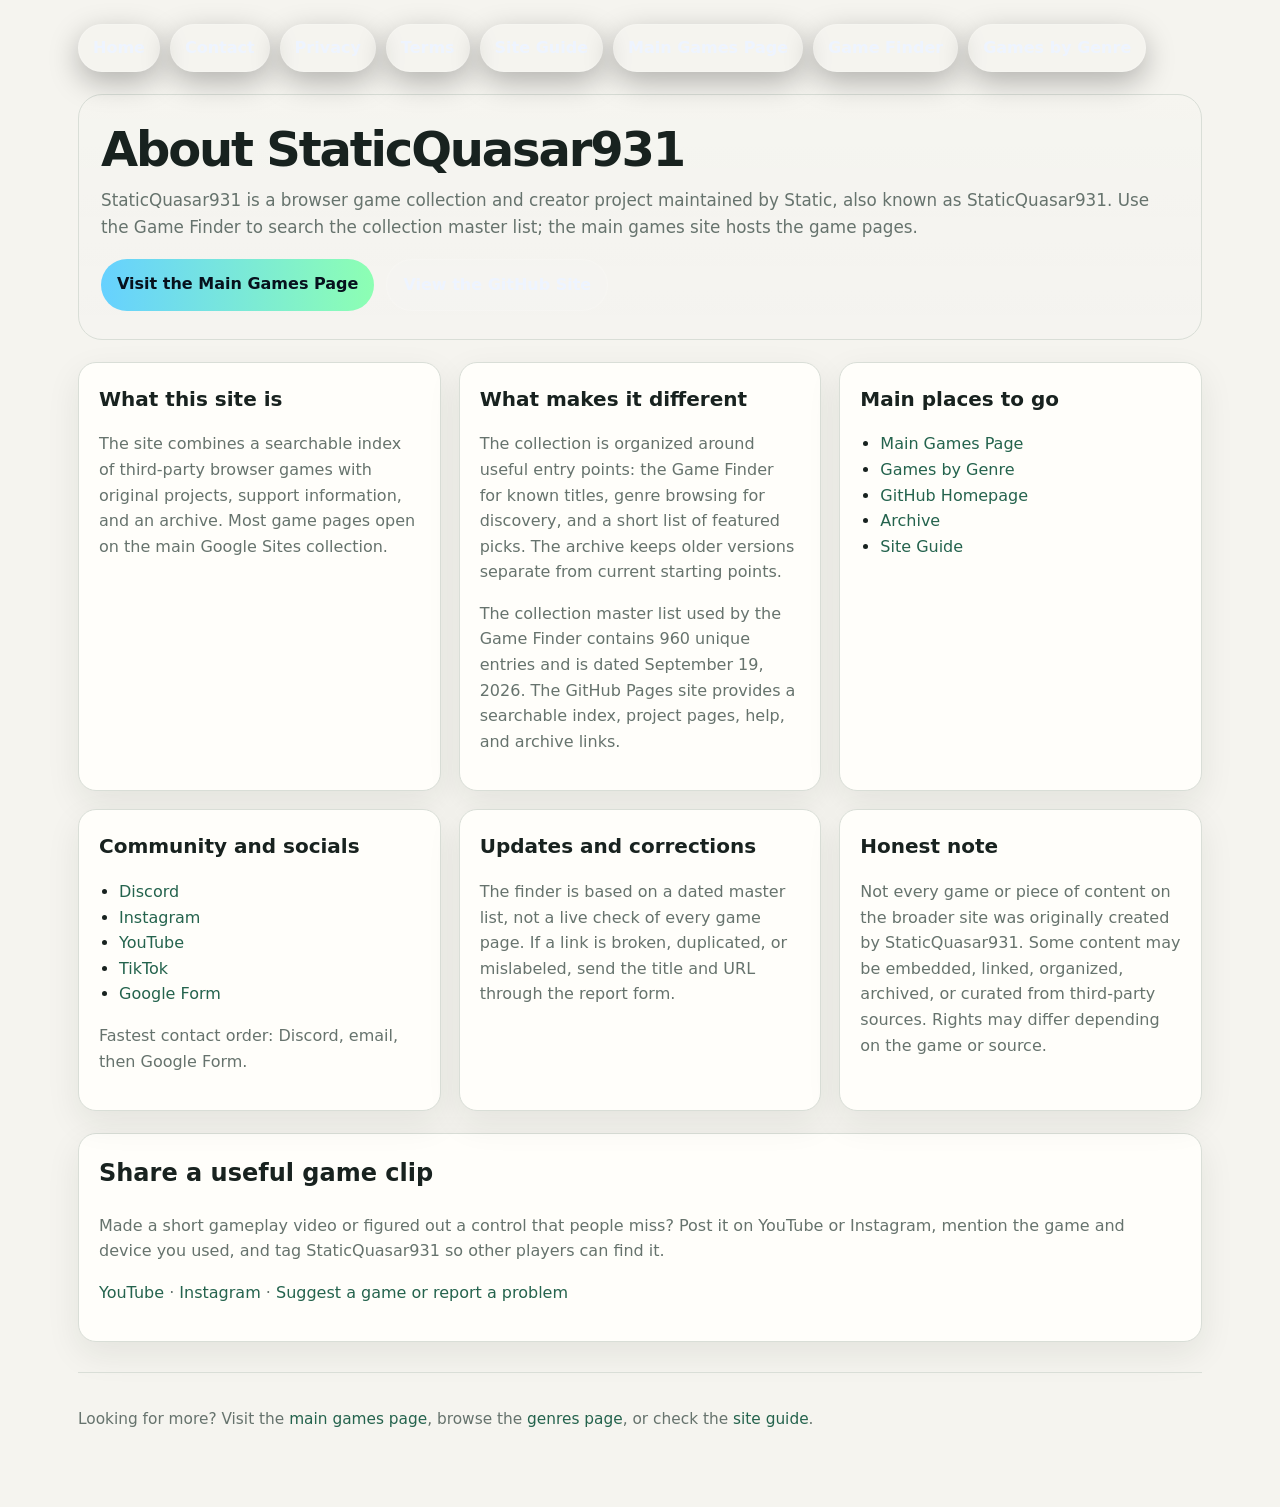
<file: about.html>
<!DOCTYPE html>
<html lang="en">
<head>
  <meta charset="UTF-8">
  <meta name="viewport" content="width=device-width, initial-scale=1.0">
  <title>About StaticQuasar931 | Games, Projects, and Community</title>
  <meta name="description" content="Meet Static, search the 960-entry game collection, explore creator projects, and find ways to report a broken link.">
  <meta name="robots" content="index, follow">
  <link rel="canonical" href="https://staticquasar931.github.io/about.html">

  <meta property="og:title" content="About StaticQuasar931">
  <meta property="og:description" content="Learn about StaticQuasar931, a growing and evolving curated unblocked games website and project hub.">
  <meta property="og:type" content="website">
  <meta property="og:url" content="https://staticquasar931.github.io/about.html">
  <meta property="og:image" content="https://cdn.jsdelivr.net/gh/StaticQuasar931/Images@main/icon.png">

  <meta name="twitter:card" content="summary_large_image">
  <meta name="twitter:title" content="About StaticQuasar931">
  <meta name="twitter:description" content="Learn about StaticQuasar931, also known as Static, and explore the growing site, projects, and community links.">
  <meta name="twitter:image" content="https://cdn.jsdelivr.net/gh/StaticQuasar931/Images@main/icon.png">

  <script type="application/ld+json">
  {
    "@context": "https://schema.org",
    "@type": "AboutPage",
    "name": "About StaticQuasar931",
    "url": "https://staticquasar931.github.io/about.html",
    "description": "About StaticQuasar931, a growing and evolving unblocked games and curated browser games site.",
    "mainEntity": {
      "@type": "Organization",
      "name": "StaticQuasar931",
      "alternateName": "Static",
      "url": "https://staticquasar931.github.io",
      "logo": "https://cdn.jsdelivr.net/gh/StaticQuasar931/Images@main/icon.png",
      "sameAs": [
        "https://sites.google.com/view/staticquasar931/gm3z",
        "https://www.instagram.com/staticquasar931/",
        "https://www.youtube.com/@StaticQuasar931",
        "https://www.tiktok.com/@staticquasar931",
        "https://discord.gg/DP2hM7RRhR",
        "https://github.com/StaticQuasar931/staticquasar931.github.io"
      ]
    }
  }
  </script>

  <style>
    :root {
      --bg: #0b1020;
      --card: #131a2e;
      --card2: #19233d;
      --text: #eef4ff;
      --muted: #b5c2dc;
      --accent: #66d1ff;
      --accent2: #8dffb3;
      --border: rgba(255,255,255,0.12);
      --shadow: 0 10px 30px rgba(0,0,0,0.28);
    }

    * {
      box-sizing: border-box;
    }

    body {
      margin: 0;
      font-family: Arial, Helvetica, sans-serif;
      background:
        radial-gradient(circle at top right, rgba(102,209,255,0.12), transparent 30%),
        radial-gradient(circle at top left, rgba(141,255,179,0.10), transparent 28%),
        linear-gradient(180deg, #0b1020 0%, #0e1427 100%);
      color: var(--text);
      line-height: 1.65;
    }

    a {
      color: var(--accent);
      text-decoration: none;
    }

    a:hover {
      text-decoration: underline;
    }

    .wrap {
      max-width: 1050px;
      margin: 0 auto;
      padding: 24px 18px 60px;
    }

    .topnav {
      display: flex;
      flex-wrap: wrap;
      gap: 10px;
      margin-bottom: 22px;
    }

    .topnav a {
      background: rgba(255,255,255,0.06);
      border: 1px solid var(--border);
      border-radius: 999px;
      padding: 10px 14px;
      color: var(--text);
      font-weight: 700;
      box-shadow: var(--shadow);
    }

    .hero,
    .card {
      background: linear-gradient(180deg, rgba(255,255,255,0.05), rgba(255,255,255,0.03));
      border: 1px solid var(--border);
      border-radius: 18px;
      box-shadow: var(--shadow);
    }

    .hero {
      padding: 28px 22px;
      margin-bottom: 22px;
    }

    .hero h1 {
      margin: 0 0 12px;
      font-size: clamp(2rem, 4vw, 3rem);
      line-height: 1.1;
    }

    .hero p {
      margin: 0;
      color: var(--muted);
      font-size: 1.05rem;
    }

    .grid {
      display: grid;
      gap: 18px;
      grid-template-columns: repeat(auto-fit, minmax(280px, 1fr));
    }

    .card {
      padding: 20px;
    }

    .card h2 {
      margin-top: 0;
      font-size: 1.25rem;
    }

    .muted {
      color: var(--muted);
    }

    .button-row {
      display: flex;
      flex-wrap: wrap;
      gap: 12px;
      margin-top: 18px;
    }

    .button {
      display: inline-block;
      background: linear-gradient(90deg, var(--accent), var(--accent2));
      color: #07111d;
      font-weight: 800;
      padding: 12px 16px;
      border-radius: 12px;
      text-decoration: none;
    }

    .button.secondary {
      background: rgba(255,255,255,0.08);
      color: var(--text);
      border: 1px solid var(--border);
    }

    ul {
      padding-left: 20px;
    }

    footer {
      margin-top: 30px;
      padding-top: 18px;
      border-top: 1px solid var(--border);
      color: var(--muted);
      font-size: 0.96rem;
    }

    .creator-box {
      margin-top: 22px;
      padding: 20px;
      border-radius: 18px;
      background: linear-gradient(180deg, rgba(102,209,255,0.08), rgba(141,255,179,0.06));
      border: 1px solid var(--border);
      box-shadow: var(--shadow);
    }

    .creator-box h2 {
      margin-top: 0;
    }
  </style>
  <link rel="stylesheet" href="accessibility.css">
  <script async src="https://pagead2.googlesyndication.com/pagead/js/adsbygoogle.js?client=ca-pub-1415298662803026" crossorigin="anonymous"></script>
  <link rel="stylesheet" href="site-theme.css">
</head>
<body>
  <div class="wrap">
    <nav class="topnav" aria-label="Main navigation">
      <a href="https://staticquasar931.github.io/">Home</a>
      <a href="https://staticquasar931.github.io/contact.html">Contact</a>
      <a href="https://staticquasar931.github.io/privacy.html">Privacy</a>
      <a href="https://staticquasar931.github.io/terms.html">Terms</a>
      <a href="https://staticquasar931.github.io/site-guide.html">Site Guide</a>
      <a href="https://sites.google.com/view/staticquasar931/gm3z">Main Games Page</a> <a href="game-finder.html">Game Finder</a>
      <a href="https://sites.google.com/view/staticquasar931/gm3z/genres">Games by Genre</a>
    </nav>

    <section class="hero">
      <h1>About StaticQuasar931</h1>
      <p>StaticQuasar931 is a browser game collection and creator project maintained by Static, also known as StaticQuasar931. Use the Game Finder to search the collection master list; the main games site hosts the game pages.</p>
      <div class="button-row">
        <a class="button" href="https://sites.google.com/view/staticquasar931/gm3z">Visit the Main Games Page</a>
        <a class="button secondary" href="https://github.com/StaticQuasar931/staticquasar931.github.io">View the GitHub Site</a>
      </div>
    </section>

    <div class="grid">
      <section class="card">
        <h2>What this site is</h2>
        <p class="muted">The site combines a searchable index of third-party browser games with original projects, support information, and an archive. Most game pages open on the main Google Sites collection.</p>
      </section>

      <section class="card">
        <h2>What makes it different</h2>
        <p class="muted">
          The collection is organized around useful entry points: the Game Finder for known titles, genre browsing for discovery, and a short list of featured picks. The archive keeps older versions separate from current starting points.
        </p>
        <p class="muted">
          The collection master list used by the Game Finder contains 960 unique entries and is dated September 19, 2026. The GitHub Pages site provides a searchable index, project pages, help, and archive links.
        </p>
      </section>

      <section class="card">
        <h2>Main places to go</h2>
        <ul>
          <li><a href="https://sites.google.com/view/staticquasar931/gm3z">Main Games Page</a></li>
          <li><a href="https://sites.google.com/view/staticquasar931/gm3z/genres">Games by Genre</a></li>
          <li><a href="https://staticquasar931.github.io/">GitHub Homepage</a></li>
          <li><a href="https://staticquasar931.github.io/archive.html">Archive</a></li>
          <li><a href="https://staticquasar931.github.io/site-guide.html">Site Guide</a></li>
        </ul>
      </section>

      <section class="card">
        <h2>Community and socials</h2>
        <ul>
          <li><a href="https://discord.gg/DP2hM7RRhR">Discord</a></li>
          <li><a href="https://www.instagram.com/staticquasar931/">Instagram</a></li>
          <li><a href="https://www.youtube.com/@StaticQuasar931">YouTube</a></li>
          <li><a href="https://www.tiktok.com/@staticquasar931">TikTok</a></li>
          <li><a href="https://sites.google.com/view/staticquasar931/google-form">Google Form</a></li>
        </ul>
        <p class="muted">
          Fastest contact order: Discord, email, then Google Form.
        </p>
      </section>

      <section class="card">
        <h2>Updates and corrections</h2>
        <p class="muted">
          The finder is based on a dated master list, not a live check of every game page. If a link is broken, duplicated, or mislabeled, send the title and URL through the report form.
        </p>
      </section>

      <section class="card">
        <h2>Honest note</h2>
        <p class="muted">
          Not every game or piece of content on the broader site was originally created by StaticQuasar931.
          Some content may be embedded, linked, organized, archived, or curated from third-party sources.
          Rights may differ depending on the game or source.
        </p>
      </section>
    </div>

    <section class="creator-box">
      <h2>Share a useful game clip</h2>
      <p>Made a short gameplay video or figured out a control that people miss? Post it on YouTube or Instagram, mention the game and device you used, and tag StaticQuasar931 so other players can find it.</p>
      <p><a href="https://www.youtube.com/@StaticQuasar931">YouTube</a> · <a href="https://www.instagram.com/staticquasar931/">Instagram</a> · <a href="https://sites.google.com/view/staticquasar931/google-form">Suggest a game or report a problem</a></p>
    </section>

    <footer>
      <p>
        Looking for more? Visit the <a href="https://sites.google.com/view/staticquasar931/gm3z">main games page</a>,
        browse the <a href="https://sites.google.com/view/staticquasar931/gm3z/genres">genres page</a>,
        or check the <a href="https://staticquasar931.github.io/site-guide.html">site guide</a>.
      </p>
    </footer>
  </div>
</body>
</html>
</file>
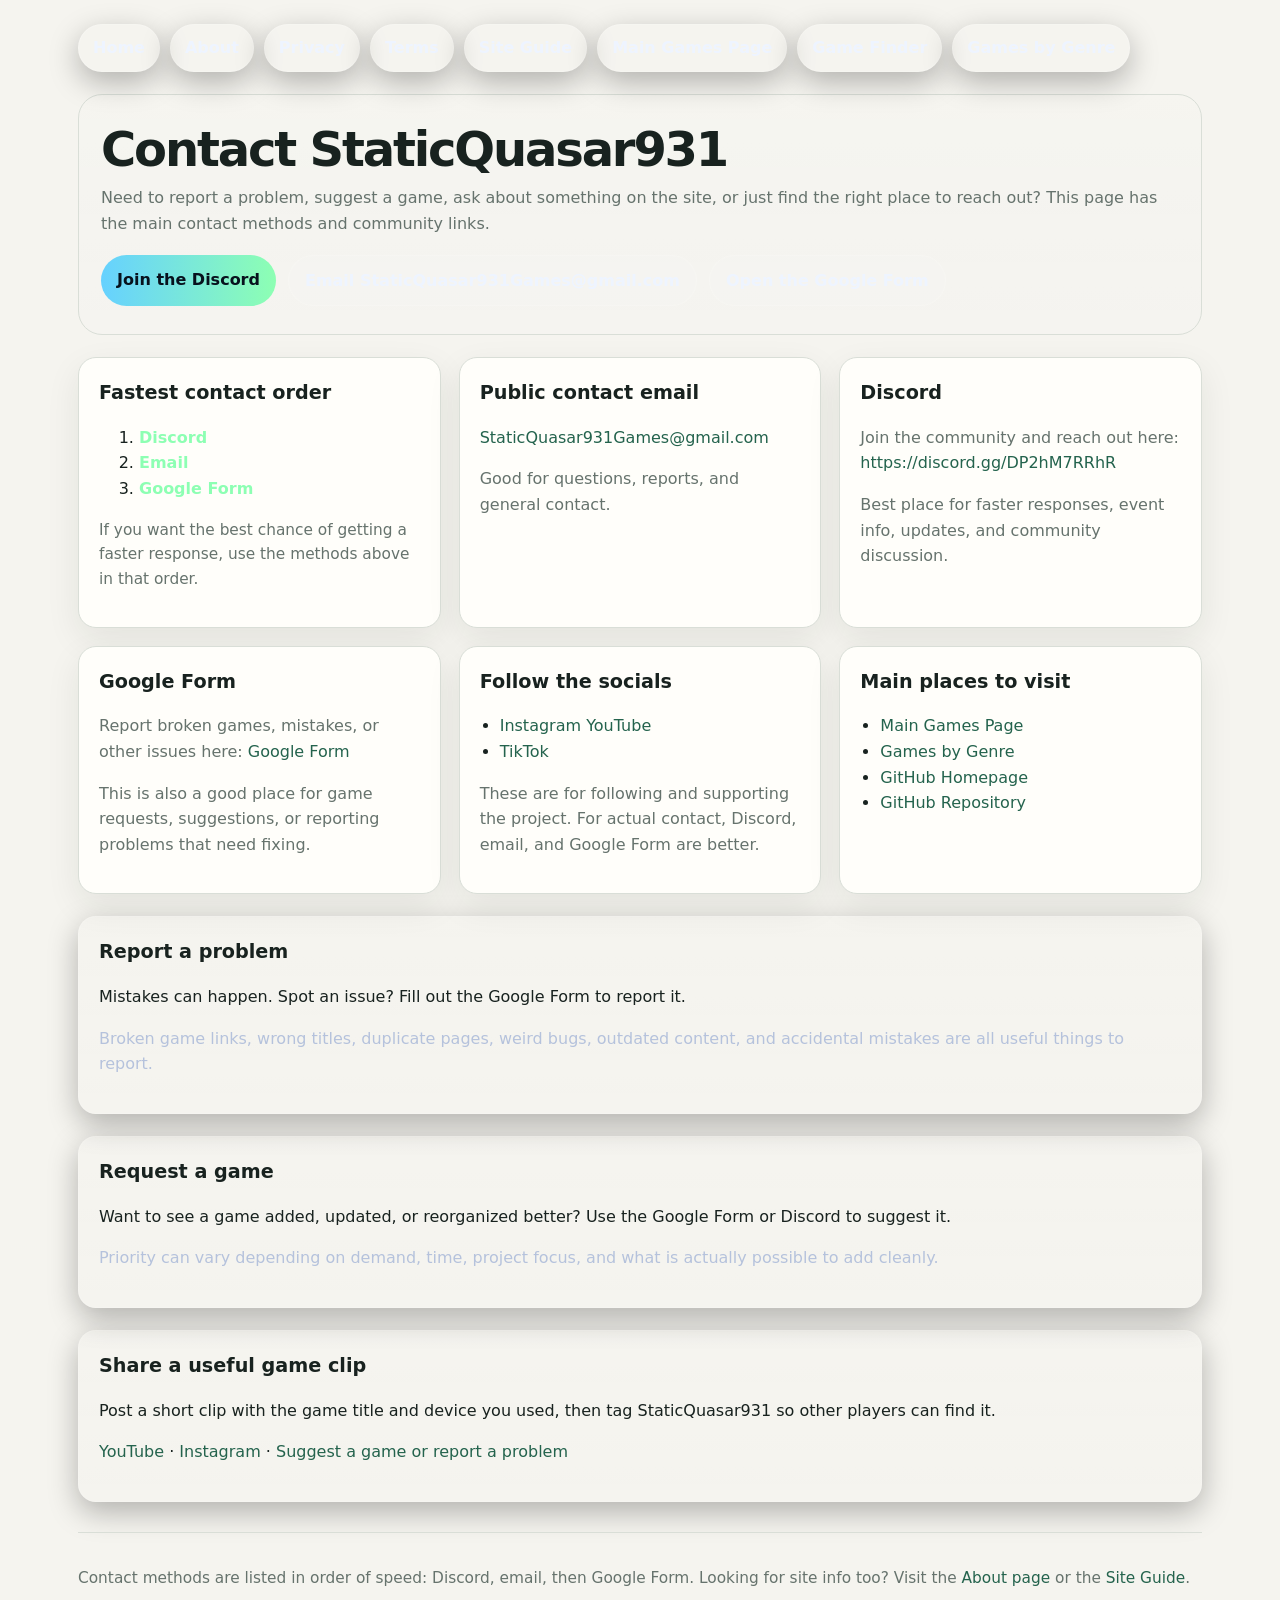
<file: contact.html>
<!DOCTYPE html>
<html lang="en">
<head>
  <meta charset="UTF-8">
  <meta name="viewport" content="width=device-width, initial-scale=1.0">
  <title>Contact StaticQuasar931 | Discord, Email, Google Form, and Community Links</title>
  <meta name="description" content="Contact StaticQuasar931 through Discord, email, or Google Form. Find the fastest contact methods, report issues, request games, and follow the community.">
  <meta name="robots" content="index, follow">
  <link rel="canonical" href="https://staticquasar931.github.io/contact.html">

  <meta property="og:title" content="Contact StaticQuasar931">
  <meta property="og:description" content="Reach StaticQuasar931 through Discord, email, or Google Form. Report problems, request games, and find the main community links.">
  <meta property="og:type" content="website">
  <meta property="og:url" content="https://staticquasar931.github.io/contact.html">
  <meta property="og:image" content="https://cdn.jsdelivr.net/gh/StaticQuasar931/Images@main/icon.png">

  <meta name="twitter:card" content="summary_large_image">
  <meta name="twitter:title" content="Contact StaticQuasar931">
  <meta name="twitter:description" content="Find the fastest ways to contact StaticQuasar931, report broken games, request games, and join the community.">
  <meta name="twitter:image" content="https://cdn.jsdelivr.net/gh/StaticQuasar931/Images@main/icon.png">

  <script type="application/ld+json">
  {
    "@context": "https://schema.org",
    "@type": "ContactPage",
    "name": "Contact StaticQuasar931",
    "url": "https://staticquasar931.github.io/contact.html",
    "description": "Contact page for StaticQuasar931.",
    "mainEntity": {
      "@type": "Organization",
      "name": "StaticQuasar931",
      "alternateName": "Static",
      "email": "mailto:StaticQuasar931Games@gmail.com",
      "url": "https://staticquasar931.github.io",
      "sameAs": [
        "https://sites.google.com/view/staticquasar931/gm3z",
        "https://www.instagram.com/staticquasar931/",
        "https://www.tiktok.com/@staticquasar931",
        "https://discord.gg/DP2hM7RRhR",
        "https://github.com/StaticQuasar931/staticquasar931.github.io",
      "https://www.youtube.com/@StaticQuasar931"
    ]
    }
  }
  </script>

  <style>
    :root {
      --bg: #0b1020;
      --card: #131a2e;
      --card2: #19233d;
      --text: #eef4ff;
      --muted: #b5c2dc;
      --accent: #66d1ff;
      --accent2: #8dffb3;
      --border: rgba(255,255,255,0.12);
      --shadow: 0 10px 30px rgba(0,0,0,0.28);
      --danger: #ffb3b3;
    }

    * {
      box-sizing: border-box;
    }

    body {
      margin: 0;
      font-family: Arial, Helvetica, sans-serif;
      background:
        radial-gradient(circle at top right, rgba(102,209,255,0.12), transparent 30%),
        radial-gradient(circle at top left, rgba(141,255,179,0.10), transparent 28%),
        linear-gradient(180deg, #0b1020 0%, #0e1427 100%);
      color: var(--text);
      line-height: 1.65;
    }

    a {
      color: var(--accent);
      text-decoration: none;
    }

    a:hover {
      text-decoration: underline;
    }

    .wrap {
      max-width: 1100px;
      margin: 0 auto;
      padding: 24px 18px 60px;
    }

    .topnav {
      display: flex;
      flex-wrap: wrap;
      gap: 10px;
      margin-bottom: 22px;
    }

    .topnav a {
      background: rgba(255,255,255,0.06);
      border: 1px solid var(--border);
      border-radius: 999px;
      padding: 10px 14px;
      color: var(--text);
      font-weight: 700;
      box-shadow: var(--shadow);
    }

    .hero,
    .card,
    .notice {
      background: linear-gradient(180deg, rgba(255,255,255,0.05), rgba(255,255,255,0.03));
      border: 1px solid var(--border);
      border-radius: 18px;
      box-shadow: var(--shadow);
    }

    .hero {
      padding: 28px 22px;
      margin-bottom: 22px;
    }

    .hero h1 {
      margin: 0 0 10px;
      font-size: clamp(2rem, 4vw, 3rem);
      line-height: 1.1;
    }

    .hero p {
      margin: 0;
      color: var(--muted);
    }

    .grid {
      display: grid;
      gap: 18px;
      grid-template-columns: repeat(auto-fit, minmax(280px, 1fr));
    }

    .card,
    .notice {
      padding: 20px;
    }

    .card h2,
    .notice h2 {
      margin-top: 0;
      font-size: 1.2rem;
    }

    .muted {
      color: var(--muted);
    }

    .button-row {
      display: flex;
      flex-wrap: wrap;
      gap: 12px;
      margin-top: 18px;
    }

    .button {
      display: inline-block;
      background: linear-gradient(90deg, var(--accent), var(--accent2));
      color: #07111d;
      font-weight: 800;
      padding: 12px 16px;
      border-radius: 12px;
      text-decoration: none;
    }

    .button.secondary {
      background: rgba(255,255,255,0.08);
      color: var(--text);
      border: 1px solid var(--border);
    }

    ul {
      padding-left: 20px;
      margin-bottom: 0;
    }

    .notice {
      margin-top: 22px;
    }

    .fastest {
      color: var(--accent2);
      font-weight: 800;
    }

    .small {
      font-size: 0.96rem;
      color: var(--muted);
    }

    footer {
      margin-top: 30px;
      padding-top: 18px;
      border-top: 1px solid var(--border);
      color: var(--muted);
      font-size: 0.96rem;
    }
  </style>
  <link rel="stylesheet" href="accessibility.css">
  <script async src="https://pagead2.googlesyndication.com/pagead/js/adsbygoogle.js?client=ca-pub-1415298662803026" crossorigin="anonymous"></script>
  <link rel="stylesheet" href="site-theme.css">
</head>
<body>
  <div class="wrap">
    <nav class="topnav" aria-label="Main navigation">
      <a href="https://staticquasar931.github.io/">Home</a>
      <a href="https://staticquasar931.github.io/about.html">About</a>
      <a href="https://staticquasar931.github.io/privacy.html">Privacy</a>
      <a href="https://staticquasar931.github.io/terms.html">Terms</a>
      <a href="https://staticquasar931.github.io/site-guide.html">Site Guide</a>
      <a href="https://sites.google.com/view/staticquasar931/gm3z">Main Games Page</a> <a href="game-finder.html">Game Finder</a>
      <a href="https://sites.google.com/view/staticquasar931/gm3z/genres">Games by Genre</a>
    </nav>

    <section class="hero">
      <h1>Contact StaticQuasar931</h1>
      <p>
        Need to report a problem, suggest a game, ask about something on the site, or just find the right place to reach out?
        This page has the main contact methods and community links.
      </p>
      <div class="button-row">
        <a class="button" href="https://discord.gg/DP2hM7RRhR">Join the Discord</a>
        <a class="button secondary" href="mailto:StaticQuasar931Games@gmail.com">Email StaticQuasar931Games@gmail.com</a>
        <a class="button secondary" href="https://sites.google.com/view/staticquasar931/google-form">Open the Google Form</a>
      </div>
    </section>

    <div class="grid">
      <section class="card">
        <h2>Fastest contact order</h2>
        <ol>
          <li><span class="fastest">Discord</span></li>
          <li><span class="fastest">Email</span></li>
          <li><span class="fastest">Google Form</span></li>
        </ol>
        <p class="small">
          If you want the best chance of getting a faster response, use the methods above in that order.
        </p>
      </section>

      <section class="card">
        <h2>Public contact email</h2>
        <p>
          <a href="mailto:StaticQuasar931Games@gmail.com">StaticQuasar931Games@gmail.com</a>
        </p>
        <p class="muted">
          Good for questions, reports, and general contact.
        </p>
      </section>

      <section class="card">
        <h2>Discord</h2>
        <p>
          Join the community and reach out here:
          <a href="https://discord.gg/DP2hM7RRhR">https://discord.gg/DP2hM7RRhR</a>
        </p>
        <p class="muted">
          Best place for faster responses, event info, updates, and community discussion.
        </p>
      </section>

      <section class="card">
        <h2>Google Form</h2>
        <p>
          Report broken games, mistakes, or other issues here:
          <a href="https://sites.google.com/view/staticquasar931/google-form">Google Form</a>
        </p>
        <p class="muted">
          This is also a good place for game requests, suggestions, or reporting problems that need fixing.
        </p>
      </section>

      <section class="card">
        <h2>Follow the socials</h2>
        <ul>
          <li><a href="https://www.instagram.com/staticquasar931/">Instagram</a>
          <a href="https://www.youtube.com/@StaticQuasar931">YouTube</a></li>
          <li><a href="https://www.tiktok.com/@staticquasar931">TikTok</a></li>
        </ul>
        <p class="muted">
          These are for following and supporting the project. For actual contact, Discord, email, and Google Form are better.
        </p>
      </section>

      <section class="card">
        <h2>Main places to visit</h2>
        <ul>
          <li><a href="https://sites.google.com/view/staticquasar931/gm3z">Main Games Page</a></li>
          <li><a href="https://sites.google.com/view/staticquasar931/gm3z/genres">Games by Genre</a></li>
          <li><a href="https://staticquasar931.github.io/">GitHub Homepage</a></li>
          <li><a href="https://github.com/StaticQuasar931/staticquasar931.github.io">GitHub Repository</a></li>
        </ul>
      </section>
    </div>

    <section class="notice">
      <h2>Report a problem</h2>
      <p>
        Mistakes can happen. Spot an issue? Fill out the Google Form to report it.
      </p>
      <p class="muted">
        Broken game links, wrong titles, duplicate pages, weird bugs, outdated content, and accidental mistakes are all useful things to report.
      </p>
    </section>

    <section class="notice">
      <h2>Request a game</h2>
      <p>
        Want to see a game added, updated, or reorganized better? Use the Google Form or Discord to suggest it.
      </p>
      <p class="muted">
        Priority can vary depending on demand, time, project focus, and what is actually possible to add cleanly.
      </p>
    </section>

    <section class="notice">
      <h2>Share a useful game clip</h2>
      <p>Post a short clip with the game title and device you used, then tag StaticQuasar931 so other players can find it.</p>
      <p><a href="https://www.youtube.com/@StaticQuasar931">YouTube</a> · <a href="https://www.instagram.com/staticquasar931/">Instagram</a> · <a href="https://sites.google.com/view/staticquasar931/google-form">Suggest a game or report a problem</a></p>
    </section>

    <footer>
      <p>
        Contact methods are listed in order of speed: Discord, email, then Google Form.
        Looking for site info too? Visit the <a href="https://staticquasar931.github.io/about.html">About page</a> or the <a href="https://staticquasar931.github.io/site-guide.html">Site Guide</a>.
      </p>
    </footer>
  </div>
</body>
</html>
</file>
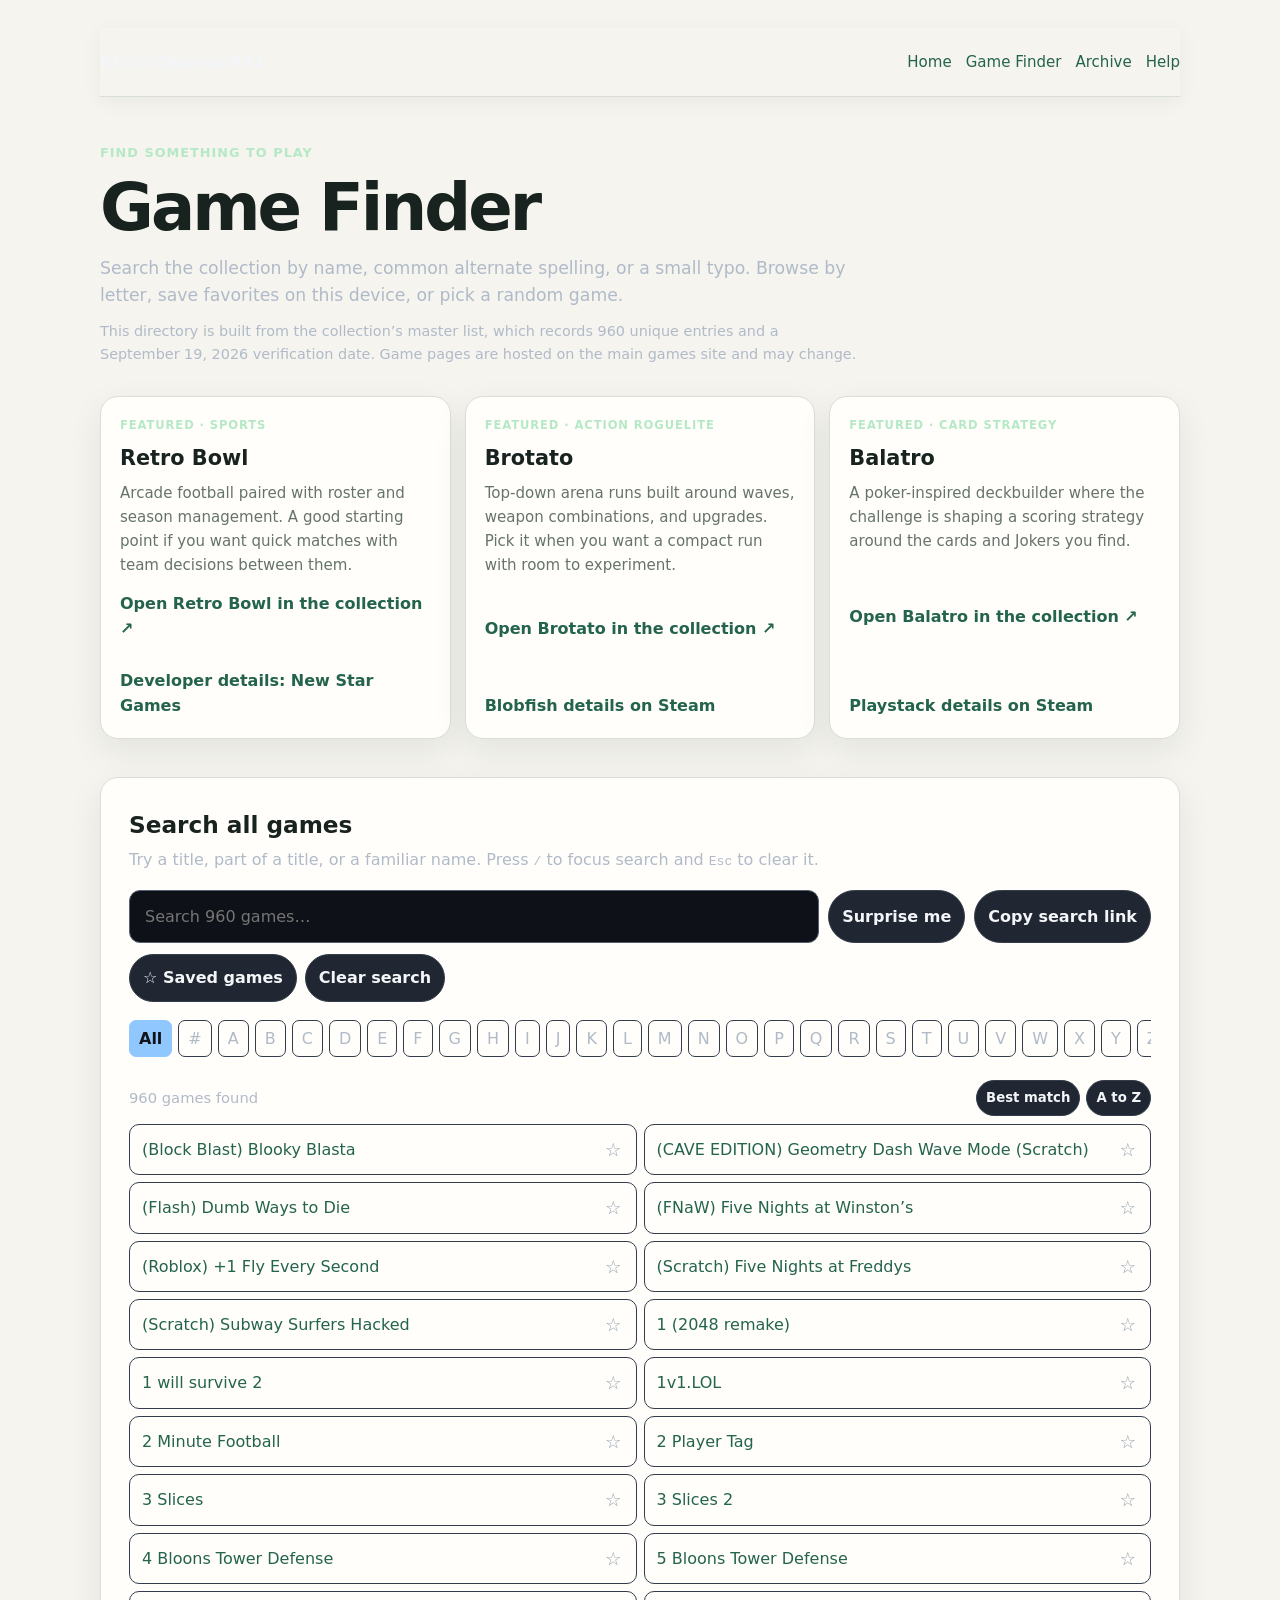
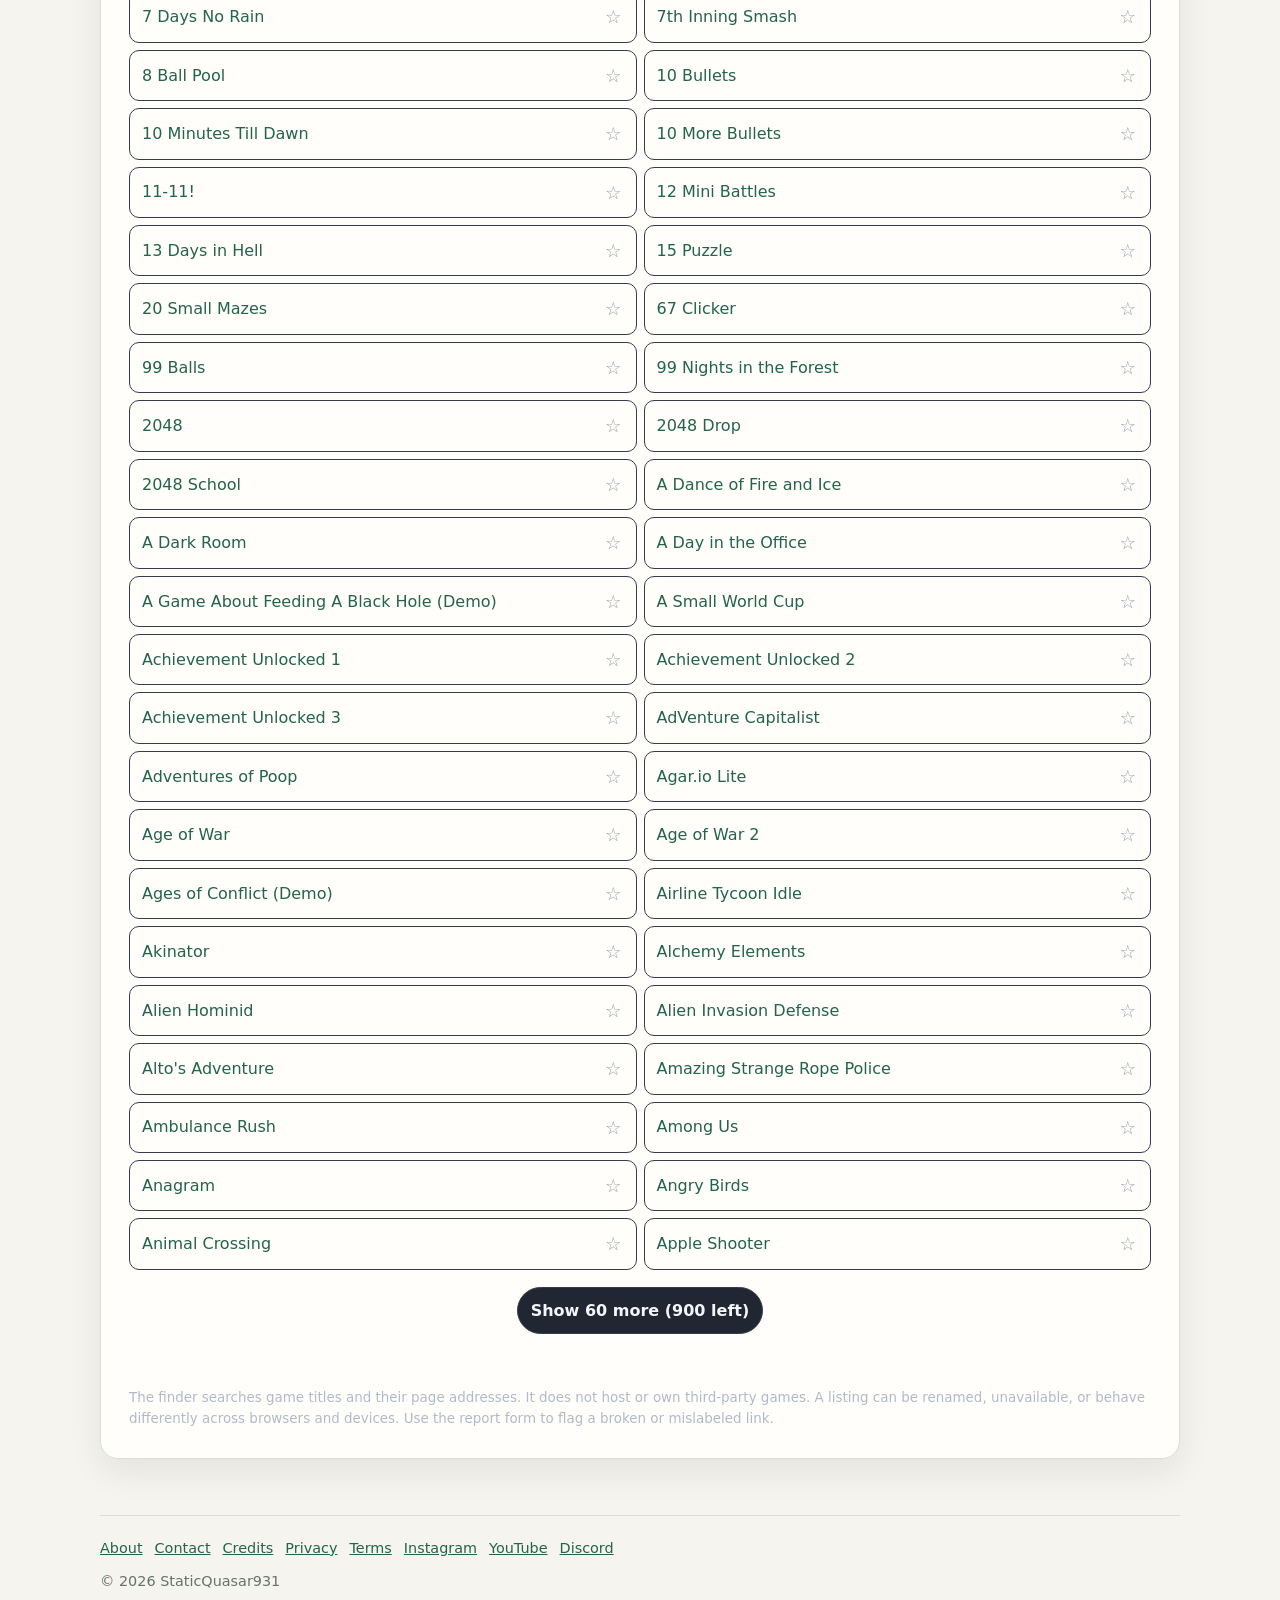
<file: game-finder.html>
<!doctype html>
<html lang="en">
<head>
  <meta charset="utf-8">
  <meta name="viewport" content="width=device-width, initial-scale=1">
  <title>Game Finder | StaticQuasar931</title>
  <meta name="description" content="Search the StaticQuasar931 game collection by title, alternate name, or spelling. Browse alphabetically, save favorites on your device, or jump to a featured game.">
  <meta name="author" content="StaticQuasar931">
  <meta name="robots" content="index,follow">
  <link rel="canonical" href="https://staticquasar931.github.io/game-finder.html">
  <link rel="icon" href="https://cdn.jsdelivr.net/gh/StaticQuasar931/Images@main/squarestaticquasar931logo.jpg">
  <link rel="stylesheet" href="accessibility.css">
  <meta name="theme-color" content="#101319">
  <meta property="og:title" content="Game Finder | StaticQuasar931">
  <meta property="og:description" content="Find a game in the StaticQuasar931 collection by title, alternate name, or spelling.">
  <meta property="og:type" content="website">
  <meta property="og:url" content="https://staticquasar931.github.io/game-finder.html">
  <style>
    :root{color-scheme:dark;--bg:#101319;--panel:#191e27;--panel2:#202733;--text:#f3f5f8;--muted:#b0bac8;--line:#343d4b;--accent:#91c7ff;--accent2:#c6e2ff;--good:#b5e9c6;font-family:Inter,ui-sans-serif,system-ui,-apple-system,"Segoe UI",sans-serif}
    *{box-sizing:border-box}body{margin:0;background:radial-gradient(ellipse at 50% -20%,#26364b 0,transparent 55%),var(--bg);color:var(--text);line-height:1.55}a{color:var(--accent)}a:hover{color:var(--accent2)}button,input{font:inherit}.wrap{width:min(1080px,calc(100% - 32px));margin:auto}.skip{position:absolute;left:-9999px}.skip:focus{left:12px;top:12px;z-index:5;background:var(--text);color:var(--bg);padding:8px 12px;border-radius:8px}
    header{display:flex;align-items:center;justify-content:space-between;gap:20px;padding:20px 0;border-bottom:1px solid var(--line)}.brand{font-weight:850;color:var(--text);text-decoration:none;font-size:1.1rem}.topnav{display:flex;flex-wrap:wrap;gap:14px}.topnav a{font-size:.94rem;text-decoration:none}
    main{padding:46px 0 56px}.eyebrow{color:var(--good);font-size:.8rem;font-weight:800;letter-spacing:.1em;text-transform:uppercase}.intro{max-width:760px}.intro h1{font-size:clamp(2.3rem,6vw,4.1rem);line-height:1.02;letter-spacing:-.045em;margin:10px 0 14px}.intro p{color:var(--muted);font-size:1.08rem;margin:0}.source-note{font-size:.9rem!important;margin-top:10px!important}
    .spotlight{display:grid;grid-template-columns:repeat(3,1fr);gap:14px;margin:30px 0 38px}.spot{border:1px solid var(--line);border-radius:15px;background:linear-gradient(145deg,var(--panel2),var(--panel));padding:19px;display:flex;flex-direction:column;min-height:210px}.spot .tag{font-size:.72rem;text-transform:uppercase;letter-spacing:.08em;color:var(--good);font-weight:800}.spot h2{font-size:1.3rem;margin:8px 0 5px}.spot p{color:var(--muted);font-size:.94rem;margin:0 0 14px}.spot a{font-weight:750;text-decoration:none;margin-top:auto}
    .tool{border:1px solid var(--line);background:rgba(25,30,39,.94);border-radius:18px;padding:clamp(17px,4vw,28px);box-shadow:0 18px 50px #0003}.tool h2{margin:0 0 4px;font-size:1.45rem}.tool-lede{margin:0 0 17px;color:var(--muted)}.search-row{display:flex;gap:9px}.search{min-width:0;flex:1;padding:13px 15px;border-radius:11px;border:1px solid #536071;background:#0e1218;color:var(--text);font-size:1rem}.search:focus-visible,button:focus-visible,a:focus-visible{outline:3px solid var(--accent);outline-offset:2px}.btn{background:var(--panel2);color:var(--text);border:1px solid var(--line);padding:10px 13px;border-radius:10px;cursor:pointer;font-weight:700}.btn:hover,.letter:hover{border-color:var(--accent)}.btn.accent{background:var(--accent);border-color:var(--accent);color:#101319}.tool-actions{display:flex;gap:8px;flex-wrap:wrap;margin:11px 0 5px}.letters{display:flex;gap:6px;overflow:auto;padding:13px 0 5px;scrollbar-width:thin}.letter{flex:0 0 auto;background:transparent;color:var(--muted);border:1px solid var(--line);border-radius:7px;padding:5px 9px;cursor:pointer}.letter[aria-pressed="true"]{background:var(--accent);color:#101319;border-color:var(--accent);font-weight:800}
    .result-head{display:flex;align-items:center;justify-content:space-between;gap:12px;margin:18px 0 8px}.status{color:var(--muted);min-height:1.5em;font-size:.92rem}.sort{display:flex;gap:6px}.sort button{font-size:.83rem;padding:6px 9px}.results{padding:0;margin:0;list-style:none;display:grid;grid-template-columns:repeat(2,minmax(0,1fr));gap:7px}.result{display:flex;align-items:center;gap:10px;min-width:0;padding:10px 12px;border:1px solid var(--line);border-radius:10px;background:#ffffff06}.result[hidden]{display:none}.result a{flex:1;min-width:0;overflow-wrap:anywhere;text-decoration:none}.favorite{border:0;background:transparent;color:#96a2b1;font-size:1.15rem;cursor:pointer;padding:0 2px}.favorite[aria-pressed="true"]{color:#ffd477}.more-row{text-align:center;padding:17px 0 2px}.empty{padding:20px 0;color:var(--muted)}.empty a{font-weight:700}.disclosure{font-size:.84rem;color:var(--muted);margin:17px 0 0}.share-status{min-height:1.4em;color:var(--good);font-size:.87rem}
    footer{border-top:1px solid var(--line);padding:21px 0 35px;color:var(--muted);font-size:.9rem}footer nav{display:flex;flex-wrap:wrap;gap:12px;margin-bottom:10px}footer a{color:var(--muted)}
    @media(max-width:740px){.spotlight{grid-template-columns:1fr}.spot{min-height:0}.results{grid-template-columns:1fr}.topnav{gap:9px}.search-row{flex-wrap:wrap}.search-row .search{flex-basis:100%}.result-head{align-items:flex-start;flex-direction:column}}
  </style>
  <script type="application/ld+json">
  {"@context":"https://schema.org","@type":"CollectionPage","name":"StaticQuasar931 Game Finder","url":"https://staticquasar931.github.io/game-finder.html","description":"A searchable index of games in the StaticQuasar931 collection."}
  </script>
  <link rel="stylesheet" href="site-theme.css">
</head>
<body>
  <a class="skip" href="#main">Skip to game search</a>
  <div class="wrap">
    <header>
      <a class="brand" href="index.html">StaticQuasar931</a>
      <nav class="topnav" aria-label="Main navigation">
        <a href="index.html">Home</a><a href="game-finder.html" aria-current="page">Game Finder</a><a href="archive.html">Archive</a><a href="faq.html">Help</a>
      </nav>
    </header>
    <main id="main">
      <section class="intro" aria-labelledby="page-title">
        <div class="eyebrow">Find something to play</div>
        <h1 id="page-title">Game Finder</h1>
        <p>Search the collection by name, common alternate spelling, or a small typo. Browse by letter, save favorites on this device, or pick a random game.</p>
        <p class="source-note">This directory is built from the collection’s master list, which records 960 unique entries and a September 19, 2026 verification date. Game pages are hosted on the main games site and may change.</p>
      </section>

      <section class="spotlight" aria-label="Featured games">
        <article class="spot"><div class="tag">Featured · Sports</div><h2>Retro Bowl</h2><p>Arcade football paired with roster and season management. A good starting point if you want quick matches with team decisions between them.</p><a href="https://sites.google.com/view/staticquasar931/gm3z/retro-bowl">Open Retro Bowl in the collection ↗</a><br><a href="https://www.newstargames.com/retro-bowl">Developer details: New Star Games</a></article>
        <article class="spot"><div class="tag">Featured · Action roguelite</div><h2>Brotato</h2><p>Top-down arena runs built around waves, weapon combinations, and upgrades. Pick it when you want a compact run with room to experiment.</p><a href="https://sites.google.com/view/staticquasar931/gm3z/brotato">Open Brotato in the collection ↗</a><br><a href="https://store.steampowered.com/app/1942280/Brotato/">Blobfish details on Steam</a></article>
        <article class="spot"><div class="tag">Featured · Card strategy</div><h2>Balatro</h2><p>A poker-inspired deckbuilder where the challenge is shaping a scoring strategy around the cards and Jokers you find.</p><a href="https://sites.google.com/view/staticquasar931/gm3z/balatro">Open Balatro in the collection ↗</a><br><a href="https://store.steampowered.com/app/2379780/Balatro/">Playstack details on Steam</a></article>
      </section>

      <section class="tool" aria-labelledby="search-title">
        <h2 id="search-title">Search all games</h2>
        <p class="tool-lede">Try a title, part of a title, or a familiar name. Press <kbd>/</kbd> to focus search and <kbd>Esc</kbd> to clear it.</p>
        <div class="search-row">
          <input class="search" id="query" type="search" placeholder="Search 960 games…" autocomplete="off" spellcheck="false" aria-label="Search games">
          <button class="btn" id="random" type="button">Surprise me</button>
          <button class="btn" id="share" type="button">Copy search link</button>
        </div>
        <div class="tool-actions">
          <button class="btn" id="favoritesOnly" type="button" aria-pressed="false">☆ Saved games</button>
          <button class="btn" id="clear" type="button">Clear search</button>
        </div>
        <div class="letters" role="group" aria-label="Filter games by first letter"><button type="button" class="letter" data-letter="ALL" aria-pressed="true">All</button><button type="button" class="letter" data-letter="#" aria-pressed="false">#</button><button type="button" class="letter" data-letter="A" aria-pressed="false">A</button><button type="button" class="letter" data-letter="B" aria-pressed="false">B</button><button type="button" class="letter" data-letter="C" aria-pressed="false">C</button><button type="button" class="letter" data-letter="D" aria-pressed="false">D</button><button type="button" class="letter" data-letter="E" aria-pressed="false">E</button><button type="button" class="letter" data-letter="F" aria-pressed="false">F</button><button type="button" class="letter" data-letter="G" aria-pressed="false">G</button><button type="button" class="letter" data-letter="H" aria-pressed="false">H</button><button type="button" class="letter" data-letter="I" aria-pressed="false">I</button><button type="button" class="letter" data-letter="J" aria-pressed="false">J</button><button type="button" class="letter" data-letter="K" aria-pressed="false">K</button><button type="button" class="letter" data-letter="L" aria-pressed="false">L</button><button type="button" class="letter" data-letter="M" aria-pressed="false">M</button><button type="button" class="letter" data-letter="N" aria-pressed="false">N</button><button type="button" class="letter" data-letter="O" aria-pressed="false">O</button><button type="button" class="letter" data-letter="P" aria-pressed="false">P</button><button type="button" class="letter" data-letter="Q" aria-pressed="false">Q</button><button type="button" class="letter" data-letter="R" aria-pressed="false">R</button><button type="button" class="letter" data-letter="S" aria-pressed="false">S</button><button type="button" class="letter" data-letter="T" aria-pressed="false">T</button><button type="button" class="letter" data-letter="U" aria-pressed="false">U</button><button type="button" class="letter" data-letter="V" aria-pressed="false">V</button><button type="button" class="letter" data-letter="W" aria-pressed="false">W</button><button type="button" class="letter" data-letter="X" aria-pressed="false">X</button><button type="button" class="letter" data-letter="Y" aria-pressed="false">Y</button><button type="button" class="letter" data-letter="Z" aria-pressed="false">Z</button></div>
        <div class="result-head"><div class="status" id="status" aria-live="polite"></div><div class="sort" aria-label="Sort results"><button class="btn" id="sortMatch" type="button" aria-pressed="true">Best match</button><button class="btn" id="sortAZ" type="button" aria-pressed="false">A to Z</button></div></div>
        <ul class="results" id="results" aria-label="Game search results"></ul>
        <div class="more-row"><button class="btn" id="showMore" type="button" hidden>Show more</button></div>
        <div class="empty" id="empty" hidden>No matches. Try a shorter search, another spelling, or <a href="https://sites.google.com/view/staticquasar931/google-form">report a missing game</a>.</div>
        <p class="share-status" id="shareStatus" aria-live="polite"></p>
        <p class="disclosure">The finder searches game titles and their page addresses. It does not host or own third-party games. A listing can be renamed, unavailable, or behave differently across browsers and devices. Use the report form to flag a broken or mislabeled link.</p>
      </section>
    </main>
    <footer>
      <nav aria-label="Footer links"><a href="about.html">About</a><a href="contact.html">Contact</a><a href="credits.html">Credits</a><a href="privacy.html">Privacy</a><a href="terms.html">Terms</a><a href="https://www.instagram.com/staticquasar931/">Instagram</a><a href="https://www.youtube.com/@StaticQuasar931">YouTube</a><a href="https://discord.gg/DP2hM7RRhR">Discord</a></nav>
      <div>© 2026 StaticQuasar931</div>
    </footer>
  </div>
  <script id="game-data" type="application/json">[{"title":"1 (2048 remake)","href":"https://sites.google.com/view/staticquasar931/gm3z/1"},{"title":"1 will survive 2","href":"https://sites.google.com/view/staticquasar931/gm3z/1-will-survive-2"},{"title":"1v1.LOL","href":"https://sites.google.com/view/staticquasar931/gm3z/1v1-lol"},{"title":"2 Minute Football","href":"https://sites.google.com/view/staticquasar931/gm3z/2-minute-football"},{"title":"2 Player Tag","href":"https://sites.google.com/view/staticquasar931/gm3z/2-player-tag"},{"title":"3 Slices","href":"https://sites.google.com/view/staticquasar931/gm3z/3-slices"},{"title":"3 Slices 2","href":"https://sites.google.com/view/staticquasar931/gm3z/3-slices-2"},{"title":"4 Bloons Tower Defense","href":"https://sites.google.com/view/staticquasar931/gm3z/4-bloons-tower-defense"},{"title":"5 Bloons Tower Defense","href":"https://sites.google.com/view/staticquasar931/gm3z/5-bloons-tower-defense"},{"title":"7 Days No Rain","href":"https://sites.google.com/view/staticquasar931/gm3z/7-days-no-rain"},{"title":"7th Inning Smash","href":"https://sites.google.com/view/staticquasar931/gm3z/7th-inning-smash"},{"title":"8 Ball Pool","href":"https://sites.google.com/view/staticquasar931/gm3z/8-ball-pool"},{"title":"10 Bullets","href":"https://sites.google.com/view/staticquasar931/gm3z/10-bullets"},{"title":"10 Minutes Till Dawn","href":"https://sites.google.com/view/staticquasar931/gm3z/10-minutes-till-dawn"},{"title":"10 More Bullets","href":"https://sites.google.com/view/staticquasar931/gm3z/10-more-bullets"},{"title":"11-11!","href":"https://sites.google.com/view/staticquasar931/gm3z/11-11"},{"title":"12 Mini Battles","href":"https://sites.google.com/view/staticquasar931/gm3z/12-mini-battles"},{"title":"13 Days in Hell","href":"https://sites.google.com/view/staticquasar931/gm3z/13-days-in-hell"},{"title":"15 Puzzle","href":"https://sites.google.com/view/staticquasar931/static-gmes/statics-collection/15-puzzle"},{"title":"20 Small Mazes","href":"https://sites.google.com/view/staticquasar931/gm3z/20-small-mazes"},{"title":"67 Clicker","href":"https://sites.google.com/view/staticquasar931/gm3z/67-clicker"},{"title":"99 Balls","href":"https://sites.google.com/view/staticquasar931/gm3z/99-balls"},{"title":"99 Nights in the Forest","href":"https://sites.google.com/view/staticquasar931/gm3z/99-nights-in-the-forest"},{"title":"2048","href":"https://sites.google.com/view/staticquasar931/gm3z/2048"},{"title":"2048 Drop","href":"https://sites.google.com/view/staticquasar931/gm3z/2048-drop"},{"title":"2048 School","href":"https://sites.google.com/view/staticquasar931/static-gmes/2048-school"},{"title":"(Block Blast) Blooky Blasta","href":"https://sites.google.com/view/staticquasar931/gm3z/Blooky-Blasta"},{"title":"(CAVE EDITION) Geometry Dash Wave Mode (Scratch)","href":"https://sites.google.com/view/staticquasar931/gm3z/cave-edition-geometry-dash-wave-mode-scratch"},{"title":"(Flash) Dumb Ways to Die","href":"https://sites.google.com/view/staticquasar931/gm3z/flash-dumb-ways-to-die"},{"title":"(FNaW) Five Nights at Winston’s","href":"https://sites.google.com/view/staticquasar931/gm3z/fnaw-five-nights-at-winstons"},{"title":"(Roblox) +1 Fly Every Second","href":"https://sites.google.com/view/staticquasar931/gm3z/1-Fly-Every-Second"},{"title":"(Scratch) Five Nights at Freddys","href":"https://sites.google.com/view/staticquasar931/gm3z/five-nights-at-freddys-scratch"},{"title":"(Scratch) Subway Surfers Hacked","href":"https://sites.google.com/view/staticquasar931/gm3z/scratch-subway-surfers-hacked"},{"title":"A Dance of Fire and Ice","href":"https://sites.google.com/view/staticquasar931/gm3z/a-dance-of-fire-and-ice"},{"title":"A Dark Room","href":"https://sites.google.com/view/staticquasar931/gm3z/a-dark-room"},{"title":"A Day in the Office","href":"https://sites.google.com/view/staticquasar931/gm3z/a-day-in-the-office"},{"title":"A Game About Feeding A Black Hole (Demo)","href":"https://sites.google.com/view/staticquasar931/gm3z/feeding-a-black-hole"},{"title":"A Small World Cup","href":"https://sites.google.com/view/staticquasar931/gm3z/a-small-world-cup"},{"title":"Achievement Unlocked 1","href":"https://sites.google.com/view/staticquasar931/gm3z/achievement-unlocked-1"},{"title":"Achievement Unlocked 2","href":"https://sites.google.com/view/staticquasar931/gm3z/achievement-unlocked-2"},{"title":"Achievement Unlocked 3","href":"https://sites.google.com/view/staticquasar931/gm3z/achievement-unlocked-3"},{"title":"AdVenture Capitalist","href":"https://sites.google.com/view/staticquasar931/gm3z/adventure-capitalist"},{"title":"Adventures of Poop","href":"https://sites.google.com/view/staticquasar931/static-gmes/poop/adventures-of-poop"},{"title":"Agar.io Lite","href":"https://sites.google.com/view/staticquasar931/gm3z/agar-io-lite"},{"title":"Age of War","href":"https://sites.google.com/view/staticquasar931/gm3z/age-of-war"},{"title":"Age of War 2","href":"https://sites.google.com/view/staticquasar931/gm3z/age-of-war-2"},{"title":"Ages of Conflict (Demo)","href":"https://sites.google.com/view/staticquasar931/gm3z/ages-of-conflict-demo"},{"title":"Airline Tycoon Idle","href":"https://sites.google.com/view/staticquasar931/gm3z/airline-tycoon-idle"},{"title":"Akinator","href":"https://sites.google.com/view/staticquasar931/gm3z/akinator"},{"title":"Alchemy Elements","href":"https://sites.google.com/view/staticquasar931/gm3z/alchemy-elements"},{"title":"Alien Hominid","href":"https://sites.google.com/view/staticquasar931/gm3z/alien-hominid"},{"title":"Alien Invasion Defense","href":"https://sites.google.com/view/staticquasar931/static-gmes/1015/alien-invasion-defense"},{"title":"Alto's Adventure","href":"https://sites.google.com/view/staticquasar931/gm3z/altos-adventure"},{"title":"Amazing Strange Rope Police","href":"https://sites.google.com/view/staticquasar931/gm3z/amazing-strange-rope-police"},{"title":"Ambulance Rush","href":"https://sites.google.com/view/staticquasar931/gm3z/ambulance-rush"},{"title":"Among Us","href":"https://sites.google.com/view/staticquasar931/gm3z/among-us"},{"title":"Anagram","href":"https://sites.google.com/view/staticquasar931/gm3z/anagram"},{"title":"Angry Birds","href":"https://sites.google.com/view/staticquasar931/gm3z/angry-birds"},{"title":"Animal Crossing","href":"https://sites.google.com/view/staticquasar931/gm3z/animal-crossing"},{"title":"Apple Shooter","href":"https://sites.google.com/view/staticquasar931/gm3z/apple-shooter"},{"title":"Apple Worm","href":"https://sites.google.com/view/staticquasar931/gm3z/apple-worm"},{"title":"Aqua Thrills","href":"https://sites.google.com/view/staticquasar931/gm3z/aqua-thrills"},{"title":"Arrow Hero (Modern)","href":"https://sites.google.com/view/staticquasar931/gm3z/Arrow-Hero"},{"title":"Ascent","href":"https://sites.google.com/view/staticquasar931/gm3z/ascent"},{"title":"Assessment Examination","href":"https://sites.google.com/view/staticquasar931/gm3z/assessment-examination"},{"title":"Astray","href":"https://sites.google.com/view/staticquasar931/gm3z/astray"},{"title":"Avalanche","href":"https://sites.google.com/view/staticquasar931/gm3z/avalanche"},{"title":"Awesome Run","href":"https://sites.google.com/view/staticquasar931/gm3z/awesome-run"},{"title":"Awesome Tank 2","href":"https://sites.google.com/view/staticquasar931/gm3z/awesome-tank-2"},{"title":"Axis Football League","href":"https://sites.google.com/view/staticquasar931/gm3z/axis-football-league"},{"title":"B Slides: Friday Night Funkin'","href":"https://sites.google.com/view/staticquasar931/gm3z/b-slides-friday-night-funkin"},{"title":"Babel Tower","href":"https://sites.google.com/view/staticquasar931/gm3z/babel-tower"},{"title":"Back Door","href":"https://sites.google.com/view/staticquasar931/gm3z/back-door"},{"title":"Backflip Dive 3d","href":"https://sites.google.com/view/staticquasar931/gm3z/backflip-dive-3d"},{"title":"BackRooms","href":"https://sites.google.com/view/staticquasar931/gm3z/backrooms"},{"title":"Backrooms 2D","href":"https://sites.google.com/view/staticquasar931/gm3z/backrooms-2d"},{"title":"Backyard Baseball","href":"https://sites.google.com/view/staticquasar931/gm3z/backyard-baseball"},{"title":"Bad Ice-Cream","href":"https://sites.google.com/view/staticquasar931/gm3z/bad-ice-cream"},{"title":"Bad Monday Simulator","href":"https://sites.google.com/view/staticquasar931/gm3z/bad-monday-simulator"},{"title":"Bad Parenting","href":"https://sites.google.com/view/staticquasar931/gm3z/bad-parenting"},{"title":"Bad Piggies","href":"https://sites.google.com/view/staticquasar931/gm3z/bad-piggies"},{"title":"Bad Time Simulator","href":"https://sites.google.com/view/staticquasar931/gm3z/bad-time-simulator"},{"title":"Balatro","href":"https://sites.google.com/view/staticquasar931/gm3z/balatro"},{"title":"Baldis Basics","href":"https://sites.google.com/view/staticquasar931/gm3z/baldis-basics"},{"title":"Ball Hop","href":"https://sites.google.com/view/staticquasar931/gm3z/ball-hop"},{"title":"Balls and Bricks","href":"https://sites.google.com/view/staticquasar931/gm3z/balls-and-bricks"},{"title":"Bank Robbery 2","href":"https://sites.google.com/view/staticquasar931/gm3z/bank-robbery-2"},{"title":"Bart Blast","href":"https://sites.google.com/view/staticquasar931/gm3z/bart-blast"},{"title":"Baseball Bros","href":"https://sites.google.com/view/staticquasar931/gm3z/baseball-bros"},{"title":"Basket and Ball","href":"https://sites.google.com/view/staticquasar931/gm3z/basket-and-ball"},{"title":"Basket Bros","href":"https://sites.google.com/view/staticquasar931/gm3z/basket-bros"},{"title":"Basket Random","href":"https://sites.google.com/view/staticquasar931/gm3z/basket-random"},{"title":"Basketball Legends 2020","href":"https://sites.google.com/view/staticquasar931/gm3z/basketball-legends-2020"},{"title":"Basketball Stars","href":"https://sites.google.com/view/staticquasar931/gm3z/basketball-stars"},{"title":"Battleship","href":"https://sites.google.com/view/staticquasar931/gm3z/battleship"},{"title":"Bearsus","href":"https://sites.google.com/view/staticquasar931/gm3z/bearsus"},{"title":"Become a Dentist","href":"https://sites.google.com/view/staticquasar931/gm3z/become-a-dentist"},{"title":"Become a Puppy Groomer","href":"https://sites.google.com/view/staticquasar931/gm3z/become-a-puppy-groomer"},{"title":"Big Ice Tower Tiny Square","href":"https://sites.google.com/view/staticquasar931/gm3z/big-ice-tower-tiny-square"},{"title":"Big Tower Tiny Square","href":"https://sites.google.com/view/staticquasar931/gm3z/big-tower-tiny-square"},{"title":"Big Tower Tiny Square 2","href":"https://sites.google.com/view/staticquasar931/gm3z/big-tower-tiny-square-2"},{"title":"Biker Street","href":"https://sites.google.com/view/staticquasar931/gm3z/biker-street"},{"title":"Binding of Isaac: Wrath of the Lamb Eternal Edition","href":"https://sites.google.com/view/staticquasar931/gm3z/binding-of-isaac-wrath-of-the-lamb-eternal-edition"},{"title":"Bit Planes","href":"https://sites.google.com/view/staticquasar931/gm3z/bit-planes"},{"title":"Bitcoin Wallet Simulator","href":"https://sites.google.com/view/staticquasar931/gm3z/bitcoin-wallet-simulator"},{"title":"Bitlife","href":"https://sites.google.com/view/staticquasar931/gm3z/bitlife"},{"title":"BlackJack","href":"https://sites.google.com/view/staticquasar931/gm3z/blackjack"},{"title":"Blast Blast","href":"https://sites.google.com/view/staticquasar931/gm3z/blast-blast"},{"title":"Blaze Drifter","href":"https://sites.google.com/view/staticquasar931/gm3z/blaze-drifter"},{"title":"Block Slide","href":"https://sites.google.com/view/staticquasar931/gm3z/Blok-Slide"},{"title":"Block the Pig","href":"https://sites.google.com/view/staticquasar931/gm3z/blok-the-pig"},{"title":"Blocky Overtake X","href":"https://sites.google.com/view/staticquasar931/gm3z/Bloky-Overtake-X"},{"title":"Blocky Snakes","href":"https://sites.google.com/view/staticquasar931/gm3z/bloky-snakes"},{"title":"BloodMoney","href":"https://sites.google.com/view/staticquasar931/gm3z/bloodmoney"},{"title":"Bloons Tower Defense 6","href":"https://sites.google.com/view/staticquasar931/gm3z/bloons-tower-defense-6"},{"title":"Bloxorz","href":"https://sites.google.com/view/staticquasar931/gm3z/bloxorz"},{"title":"Blumgi Bloom","href":"https://sites.google.com/view/staticquasar931/gm3z/blumgi-bloom"},{"title":"Blumgi Rocket","href":"https://sites.google.com/view/staticquasar931/gm3z/blumgi-rocket"},{"title":"Blumgi Slime","href":"https://sites.google.com/view/staticquasar931/gm3z/blumgi-slime"},{"title":"Bob the Robber 4","href":"https://sites.google.com/view/staticquasar931/gm3z/bob-the-robber-4"},{"title":"Boba Simulator","href":"https://sites.google.com/view/staticquasar931/gm3z/boba-simulator"},{"title":"Body Drop 3d","href":"https://sites.google.com/view/staticquasar931/gm3z/body-drop-3d"},{"title":"Bottle Flip 3d","href":"https://sites.google.com/view/staticquasar931/gm3z/bottle-flip-3d"},{"title":"Bounce Back","href":"https://sites.google.com/view/staticquasar931/gm3z/bounce-back"},{"title":"Bouncy Motors","href":"https://sites.google.com/view/staticquasar931/gm3z/bouncy-motors"},{"title":"Bounty of One","href":"https://sites.google.com/view/staticquasar931/gm3z/bounty-of-one"},{"title":"Bowling Stars","href":"https://sites.google.com/view/staticquasar931/gm3z/bowling-stars"},{"title":"Bowmasters","href":"https://sites.google.com/view/staticquasar931/gm3z/bowmasters"},{"title":"Boxel Rebound","href":"https://sites.google.com/view/staticquasar931/gm3z/boxel-rebound"},{"title":"Boxing Random","href":"https://sites.google.com/view/staticquasar931/gm3z/boxing-random"},{"title":"BoxRob","href":"https://sites.google.com/view/staticquasar931/gm3z/boxrob"},{"title":"Brain Lines","href":"https://sites.google.com/view/staticquasar931/gm3z/brain-lines"},{"title":"Brain Truck","href":"https://sites.google.com/view/staticquasar931/gm3z/brain-truck"},{"title":"Brawl 3D Simulator","href":"https://sites.google.com/view/staticquasar931/gm3z/brawl-3d-simulator"},{"title":"Brawl Stars","href":"https://sites.google.com/view/staticquasar931/gm3z/brawl-stars"},{"title":"Brawl Stars / Brawl Guys","href":"https://sites.google.com/view/staticquasar931/gm3z/brawl-stars-brawl-guys"},{"title":"Brawl Stars Simulator (Scratch)","href":"https://sites.google.com/view/staticquasar931/gm3z/brawl-stars-simulator-scratch"},{"title":"Breakout","href":"https://sites.google.com/view/staticquasar931/gm3z/breakout"},{"title":"Brotato","href":"https://sites.google.com/view/staticquasar931/gm3z/brotato"},{"title":"Buckshot Roulette","href":"https://sites.google.com/view/staticquasar931/gm3z/buckshot-roulette"},{"title":"Build an Army","href":"https://sites.google.com/view/staticquasar931/gm3z/build-an-army"},{"title":"BuildNow GG","href":"https://sites.google.com/view/staticquasar931/gm3z/buildnow-gg"},{"title":"Burrito Bison","href":"https://sites.google.com/view/staticquasar931/gm3z/burrito-bison"},{"title":"Burrito Bison 2: Revenge","href":"https://sites.google.com/view/staticquasar931/gm3z/burrito-bison-2-revenge"},{"title":"Cactus McCoy 1","href":"https://sites.google.com/view/staticquasar931/gm3z/cactus-mccoy-1"},{"title":"Cactus McCoy 2","href":"https://sites.google.com/view/staticquasar931/gm3z/cactus-mccoy-2"},{"title":"Call of Duty","href":"https://sites.google.com/view/staticquasar931/gm3z/call-of-duty"},{"title":"Call of Duty 2","href":"https://sites.google.com/view/staticquasar931/gm3z/call-of-duty-2"},{"title":"Camouflage and Sniper","href":"https://sites.google.com/view/staticquasar931/gm3z/camouflage-and-sniper"},{"title":"Candy Crush","href":"https://sites.google.com/view/staticquasar931/gm3z/candy-crush"},{"title":"Candy Jump","href":"https://sites.google.com/view/staticquasar931/gm3z/candy-jump"},{"title":"CaptchaWare","href":"https://sites.google.com/view/staticquasar931/gm3z/captchaware"},{"title":"Capybara Clicker","href":"https://sites.google.com/view/staticquasar931/gm3z/capybara-clicker"},{"title":"Car Crash Test","href":"https://sites.google.com/view/staticquasar931/gm3z/car-crash-test"},{"title":"Car Drawing","href":"https://sites.google.com/view/staticquasar931/gm3z/car-drawing"},{"title":"Car Driving","href":"https://sites.google.com/view/staticquasar931/gm3z/car-driving"},{"title":"Car Emoji Racing","href":"https://sites.google.com/view/staticquasar931/static-gmes/smaller-gmes/car-emoji-racing"},{"title":"Car Rush","href":"https://sites.google.com/view/staticquasar931/gm3z/car-rush"},{"title":"Car vs Ramp Police","href":"https://sites.google.com/view/staticquasar931/gm3z/car-vs-ramp-police"},{"title":"Cars Thief","href":"https://sites.google.com/view/staticquasar931/gm3z/cars-thief"},{"title":"Cave Story","href":"https://sites.google.com/view/staticquasar931/gm3z/cave-story"},{"title":"Celeste","href":"https://sites.google.com/view/staticquasar931/gm3z/celeste"},{"title":"Checkers","href":"https://sites.google.com/view/staticquasar931/gm3z/checkers"},{"title":"Cheese Chompers 3D","href":"https://sites.google.com/view/staticquasar931/gm3z/cheese-chompers-3d"},{"title":"Chess","href":"https://sites.google.com/view/staticquasar931/gm3z/chess"},{"title":"Chinese Fortnite","href":"https://sites.google.com/view/staticquasar931/gm3z/chinese-fortnite"},{"title":"CircloO","href":"https://sites.google.com/view/staticquasar931/gm3z/circloo"},{"title":"City Builder","href":"https://sites.google.com/view/staticquasar931/static-gmes/city-builder/0-0-5"},{"title":"City Clicker","href":"https://sites.google.com/view/staticquasar931/gm3z/city-clicker"},{"title":"Civiballs","href":"https://sites.google.com/view/staticquasar931/gm3z/civiballs"},{"title":"Clash of Clans","href":"https://sites.google.com/view/staticquasar931/gm3z/clash-of-clans"},{"title":"Clash of Vikings (Clash Royale)","href":"https://sites.google.com/view/staticquasar931/gm3z/clash-of-vikings"},{"title":"Clash Royale (Scratch)","href":"https://sites.google.com/view/staticquasar931/gm3z/clash-royale-scratch"},{"title":"Class of '09","href":"https://sites.google.com/view/staticquasar931/gm3z/class-of-09"},{"title":"Clear Vision","href":"https://sites.google.com/view/staticquasar931/gm3z/clear-vision"},{"title":"Clear Vision 2","href":"https://sites.google.com/view/staticquasar931/gm3z/clear-vision-2"},{"title":"Clicker Monsters","href":"https://sites.google.com/view/staticquasar931/gm3z/clicker-monsters"},{"title":"Climb For Brainrots (Roblox)","href":"https://sites.google.com/view/staticquasar931/gm3z/climb-for-brainrots"},{"title":"Clover Pit","href":"https://sites.google.com/view/staticquasar931/gm3z/clover-pit"},{"title":"Cluster Rush","href":"https://sites.google.com/view/staticquasar931/gm3z/cluster-rush"},{"title":"Coffee Clicker","href":"https://sites.google.com/view/staticquasar931/static-gmes/coffee-clicker"},{"title":"Coffee Tycoon","href":"https://sites.google.com/view/staticquasar931/gm3z/coffee-tycoon"},{"title":"Coin Pusher","href":"https://sites.google.com/view/staticquasar931/gm3z/coin-pusher"},{"title":"Color Road","href":"https://sites.google.com/view/staticquasar931/gm3z/color-road"},{"title":"Color Rush","href":"https://sites.google.com/view/staticquasar931/gm3z/color-rush"},{"title":"Color Switch","href":"https://sites.google.com/view/staticquasar931/gm3z/color-switch"},{"title":"Connect 4","href":"https://sites.google.com/view/staticquasar931/gm3z/connect-4"},{"title":"Cookie Clicker","href":"https://sites.google.com/view/staticquasar931/gm3z/cookie-clicker"},{"title":"Cooking Mama 1","href":"https://sites.google.com/view/staticquasar931/gm3z/cooking-mama-1"},{"title":"Cooking Mama 2","href":"https://sites.google.com/view/staticquasar931/gm3z/cooking-mama-2"},{"title":"Coreball","href":"https://sites.google.com/view/staticquasar931/gm3z/coreball"},{"title":"Count Masters: Stickman Games","href":"https://sites.google.com/view/staticquasar931/gm3z/count-masters-stickman-gms"},{"title":"Country Draw","href":"https://sites.google.com/view/staticquasar931/gm3z/country-draw"},{"title":"Craft Raft","href":"https://sites.google.com/view/staticquasar931/gm3z/craft-raft"},{"title":"Crazy Cars!","href":"https://sites.google.com/view/staticquasar931/gm3z/crazy-cars_1"},{"title":"Crazy Chicken 3D","href":"https://sites.google.com/view/staticquasar931/gm3z/crazy-chicken-3d"},{"title":"Crazy Motorcycle","href":"https://sites.google.com/view/staticquasar931/gm3z/crazy-motorcycle"},{"title":"Crazy Mouse Battle","href":"https://sites.google.com/view/staticquasar931/gm3z/crazy-mouse-battle"},{"title":"Crazy Tunnel 3d","href":"https://sites.google.com/view/staticquasar931/gm3z/crazy-tunnel-3d"},{"title":"CrazyCattle3D","href":"https://sites.google.com/view/staticquasar931/gm3z/crazycattle3d"},{"title":"Creature Card Idle","href":"https://sites.google.com/view/staticquasar931/gm3z/creature-card-idle"},{"title":"Crossy Road","href":"https://sites.google.com/view/staticquasar931/gm3z/crossy-road"},{"title":"Crush Stuff (Roblox)","href":"https://sites.google.com/view/staticquasar931/gm3z/Crush-Stuff"},{"title":"CS 1.6","href":"https://sites.google.com/view/staticquasar931/gm3z/cs-1-6"},{"title":"CSGO Clicker","href":"https://sites.google.com/view/staticquasar931/gm3z/csgo-clicker"},{"title":"Cube","href":"https://sites.google.com/view/staticquasar931/gm3z/cube"},{"title":"Cubes 2048.io","href":"https://sites.google.com/view/staticquasar931/gm3z/cubes-2048-io"},{"title":"Cubes King","href":"https://sites.google.com/view/staticquasar931/gm3z/cubes-king"},{"title":"Cuphead (Scratch)","href":"https://sites.google.com/view/staticquasar931/gm3z/cuphead-scratch"},{"title":"Curl Up and Fly","href":"https://sites.google.com/view/staticquasar931/gm3z/curl-up-and-fly"},{"title":"Curve Ball 3d","href":"https://sites.google.com/view/staticquasar931/gm3z/curve-ball-3d"},{"title":"Curve Rush","href":"https://sites.google.com/view/staticquasar931/gm3z/curve-rush"},{"title":"Customer Support","href":"https://sites.google.com/view/staticquasar931/gm3z/customer-support"},{"title":"Cut The Rope","href":"https://sites.google.com/view/staticquasar931/gm3z/cut-the-rope"},{"title":"Dad n' Me","href":"https://sites.google.com/view/staticquasar931/gm3z/dad-n-me"},{"title":"Dadish","href":"https://sites.google.com/view/staticquasar931/gm3z/dadish"},{"title":"Dalgona Candy Honeycomb Cookie","href":"https://sites.google.com/view/staticquasar931/gm3z/dalgona-candy-honeycomb-cookie"},{"title":"Dandy’s World Clicker","href":"https://sites.google.com/view/staticquasar931/gm3z/dandys-world-clicker"},{"title":"Danganronpa 64","href":"https://sites.google.com/view/staticquasar931/gm3z/danganronpa-64"},{"title":"Dark Loop","href":"https://sites.google.com/view/staticquasar931/gm3z/dark-loop"},{"title":"Dash Party","href":"https://sites.google.com/view/staticquasar931/gm3z/dash-party"},{"title":"Dashmetry","href":"https://sites.google.com/view/staticquasar931/gm3z/dashmetry"},{"title":"Dead Plate","href":"https://sites.google.com/view/staticquasar931/gm3z/dead-plate"},{"title":"Dead Zed","href":"https://sites.google.com/view/staticquasar931/gm3z/dead-zed"},{"title":"Dead Zed 2","href":"https://sites.google.com/view/staticquasar931/gm3z/dead-zed-2"},{"title":"Deal or No Deal","href":"https://sites.google.com/view/staticquasar931/gm3z/deal-or-no-deal"},{"title":"Death Chasse","href":"https://sites.google.com/view/staticquasar931/gm3z/death-chasse"},{"title":"Deepest Sword","href":"https://sites.google.com/view/staticquasar931/gm3z/deepest-sword"},{"title":"Deltarune","href":"https://sites.google.com/view/staticquasar931/gm3z/deltarune"},{"title":"Detective Loupe Puzzle","href":"https://sites.google.com/view/staticquasar931/gm3z/detective-loupe-puzzle"},{"title":"Die in the Dungeon","href":"https://sites.google.com/view/staticquasar931/gm3z/die-in-the-dungeon"},{"title":"Diep.io","href":"https://sites.google.com/view/staticquasar931/gm3z/diep-io"},{"title":"Diep.io Fake","href":"https://sites.google.com/view/staticquasar931/static-gmes/statics-collection/diep-io-fake"},{"title":"Dig Out of Prison","href":"https://sites.google.com/view/staticquasar931/gm3z/dig-out-of-prison"},{"title":"Dig To China","href":"https://sites.google.com/view/staticquasar931/gm3z/dig-to-china"},{"title":"Dino Bros","href":"https://sites.google.com/view/staticquasar931/gm3z/dino-bros"},{"title":"Dino Dash 3d","href":"https://sites.google.com/view/staticquasar931/gm3z/dino-dash-3d"},{"title":"Dino Game","href":"https://sites.google.com/view/staticquasar931/gm3z/Dino-Gvme/dino-gme"},{"title":"Dire Decks","href":"https://sites.google.com/view/staticquasar931/gm3z/dire-decks"},{"title":"Doblox Chameleon","href":"https://sites.google.com/view/staticquasar931/gm3z/doblox-chameleon"},{"title":"Doge Miner","href":"https://sites.google.com/view/staticquasar931/gm3z/doge-miner"},{"title":"Dogeminer 2: Back 2 The Moon","href":"https://sites.google.com/view/staticquasar931/gm3z/dogeminer-2-back-2-the-moon"},{"title":"Doki Doki Literature Club","href":"https://sites.google.com/view/staticquasar931/gm3z/doki-doki-literature-club"},{"title":"Donkey Kong (NES)","href":"https://sites.google.com/view/staticquasar931/gm3z/donkey-kong-nes"},{"title":"Dont Crash","href":"https://sites.google.com/view/staticquasar931/gm3z/dont-crash"},{"title":"Doodle Jump","href":"https://sites.google.com/view/staticquasar931/gm3z/doodle-jump"},{"title":"Doom 2d","href":"https://sites.google.com/view/staticquasar931/gm3z/doom-2d"},{"title":"Dot Link","href":"https://sites.google.com/view/staticquasar931/gm3z/dot-link"},{"title":"Douchebag Life","href":"https://sites.google.com/view/staticquasar931/gm3z/douchebag-life"},{"title":"Dragon Ball Z Devolution","href":"https://sites.google.com/view/staticquasar931/gm3z/dragon-ball-z-devolution"},{"title":"Draw Climber","href":"https://sites.google.com/view/staticquasar931/gm3z/draw-climber"},{"title":"Draw to Escape Roblox","href":"https://sites.google.com/view/staticquasar931/gm3z/Draw-to-Escape"},{"title":"Dreader","href":"https://sites.google.com/view/staticquasar931/gm3z/dreader"},{"title":"Drift Boss","href":"https://sites.google.com/view/staticquasar931/gm3z/drift-boss"},{"title":"Drift Hunters","href":"https://sites.google.com/view/staticquasar931/gm3z/drift-hunters"},{"title":"Drive Beyond Horizons","href":"https://sites.google.com/view/staticquasar931/gm3z/drive-beyond-horizons"},{"title":"Drive Mad","href":"https://sites.google.com/view/staticquasar931/gm3z/drive-mad"},{"title":"Drive Mad + (200 Levels)","href":"https://sites.google.com/view/staticquasar931/gm3z/drive-mad-200-levels"},{"title":"Driven Wild","href":"https://sites.google.com/view/staticquasar931/gm3z/driven-wild"},{"title":"Drug Dealer Sim","href":"https://sites.google.com/view/staticquasar931/static-gmes/drug-dealer-sim/0-15"},{"title":"Duck Life","href":"https://sites.google.com/view/staticquasar931/gm3z/duck-life"},{"title":"Duck Life 2","href":"https://sites.google.com/view/staticquasar931/gm3z/duck-life-2"},{"title":"Duck Life 3: Evolution","href":"https://sites.google.com/view/staticquasar931/gm3z/duck-life-3-evolution"},{"title":"Duck Life 4","href":"https://sites.google.com/view/staticquasar931/gm3z/duck-life-4"},{"title":"Duck Life 5: Treasure Hunt","href":"https://sites.google.com/view/staticquasar931/gm3z/duck-life-5-treasure-hunt"},{"title":"Duck Life 6: Space","href":"https://sites.google.com/view/staticquasar931/gm3z/duck-life-6-space"},{"title":"Dude Theft Auto","href":"https://sites.google.com/view/staticquasar931/gm3z/dude-theft-auto"},{"title":"Dumb Ways to Die","href":"https://sites.google.com/view/staticquasar931/gm3z/dumb-ways-to-die"},{"title":"Dune","href":"https://sites.google.com/view/staticquasar931/gm3z/dune"},{"title":"Dungeons & Degenerate Gamblers","href":"https://sites.google.com/view/staticquasar931/gm3z/dungeons-degenerate-gamblers"},{"title":"Dunk Brush","href":"https://sites.google.com/view/staticquasar931/gm3z/dunk-brush"},{"title":"Dye Hard","href":"https://sites.google.com/view/staticquasar931/gm3z/dye-hard"},{"title":"Earn to Die","href":"https://sites.google.com/view/staticquasar931/gm3z/earn-to-die"},{"title":"Earn to Die 2","href":"https://sites.google.com/view/staticquasar931/gm3z/earn-to-die-2"},{"title":"Eco Tycoon","href":"https://sites.google.com/view/staticquasar931/static-gmes/1015/eco-tycoon"},{"title":"EcoSphere","href":"https://sites.google.com/view/staticquasar931/static-gmes/ecosphere"},{"title":"Edelweiss","href":"https://sites.google.com/view/staticquasar931/gm3z/edelweiss"},{"title":"Edys Car Simulator","href":"https://sites.google.com/view/staticquasar931/gm3z/edys-car-simulator"},{"title":"Effing Hail","href":"https://sites.google.com/view/staticquasar931/gm3z/effing-hail"},{"title":"Egg","href":"https://sites.google.com/view/staticquasar931/gm3z/egg"},{"title":"Eggy Car","href":"https://sites.google.com/view/staticquasar931/gm3z/eggy-car"},{"title":"Elastic Face","href":"https://sites.google.com/view/staticquasar931/gm3z/elastic-face"},{"title":"Electric Man 2 HS","href":"https://sites.google.com/view/staticquasar931/gm3z/electric-man-2-hs"},{"title":"Electron Dash","href":"https://sites.google.com/view/staticquasar931/gm3z/electron-dash"},{"title":"Elemental Crafter","href":"https://sites.google.com/view/staticquasar931/static-gmes/elemental-crafter"},{"title":"Emoji Dodge Master","href":"https://sites.google.com/view/staticquasar931/static-gmes/emoji-dodge-master"},{"title":"Emoji Dungeon","href":"https://sites.google.com/view/staticquasar931/static-gmes/emoji-dungeon"},{"title":"Emoji Kingdom","href":"https://sites.google.com/view/staticquasar931/static-gmes/emoji-kingdom"},{"title":"Endacopia","href":"https://sites.google.com/view/staticquasar931/gm3z/endacopia"},{"title":"Endless Runner","href":"https://sites.google.com/view/staticquasar931/static-gmes/endless-runner"},{"title":"Endless Truck","href":"https://sites.google.com/view/staticquasar931/gm3z/endless-truck"},{"title":"Eparkour","href":"https://sites.google.com/view/staticquasar931/gm3z/eparkour"},{"title":"Epstein Clicker","href":"https://sites.google.com/view/staticquasar931/gm3z/epstein-clicker"},{"title":"Epstein Clicker Unblocked","href":"https://sites.google.com/view/staticquasar931/gm3z/ClickerE"},{"title":"Escape Road 2 (Fake GTA 2)","href":"https://sites.google.com/view/staticquasar931/gm3z/escape-road-2-fake-gta-2"},{"title":"Escape Road 3","href":"https://sites.google.com/view/staticquasar931/gm3z/escape-road-3"},{"title":"Escape Road (Fake GTA)","href":"https://sites.google.com/view/staticquasar931/gm3z/escape-road-fake-gta"},{"title":"Escape Road City 2","href":"https://sites.google.com/view/staticquasar931/gm3z/escape-road-city-2"},{"title":"Eugenes Life","href":"https://sites.google.com/view/staticquasar931/gm3z/eugenes-life"},{"title":"Evo City Driving","href":"https://sites.google.com/view/staticquasar931/gm3z/evo-city-driving"},{"title":"Evolution","href":"https://sites.google.com/view/staticquasar931/gm3z/evolution"},{"title":"Exoplanet Observation","href":"https://sites.google.com/view/staticquasar931/gm3z/exoplanet-observation"},{"title":"Extreme Run 3D","href":"https://sites.google.com/view/staticquasar931/gm3z/extreme-run-3d"},{"title":"Factory Balls Forever","href":"https://sites.google.com/view/staticquasar931/gm3z/factory-balls-forever"},{"title":"Fairy Dressup","href":"https://sites.google.com/view/staticquasar931/gm3z/fairy-dressup"},{"title":"Fall Flat Battle","href":"https://sites.google.com/view/staticquasar931/gm3z/fall-flat-battle"},{"title":"Fallout","href":"https://sites.google.com/view/staticquasar931/gm3z/fallout"},{"title":"Famidash","href":"https://sites.google.com/view/staticquasar931/gm3z/famidash"},{"title":"Fancy Pants 2","href":"https://sites.google.com/view/staticquasar931/gm3z/fancy-pants-2"},{"title":"Farm Doggie","href":"https://sites.google.com/view/staticquasar931/gm3z/farm-doggie"},{"title":"Fears to Fathom: Home Alone","href":"https://sites.google.com/view/staticquasar931/gm3z/fears-to-fathom-home-alone"},{"title":"Feed the Void","href":"https://sites.google.com/view/staticquasar931/gm3z/feed-the-void"},{"title":"Fidget Spinner","href":"https://sites.google.com/view/staticquasar931/gm3z/fidget-spinner"},{"title":"Fifteen","href":"https://sites.google.com/view/staticquasar931/gm3z/fifteen"},{"title":"Fire Balls","href":"https://sites.google.com/view/staticquasar931/gm3z/fire-balls"},{"title":"Fire Balls 3D","href":"https://sites.google.com/view/staticquasar931/gm3z/fire-balls-3d"},{"title":"Fire Flush","href":"https://sites.google.com/view/staticquasar931/gm3z/fire-flush"},{"title":"FireBlob","href":"https://sites.google.com/view/staticquasar931/gm3z/fireblob"},{"title":"Fireboy and Watergirl","href":"https://sites.google.com/view/staticquasar931/gm3z/fireboy-and-watergirl"},{"title":"Fishing.io","href":"https://sites.google.com/view/staticquasar931/gm3z/fishing-io"},{"title":"Fisquarium","href":"https://sites.google.com/view/staticquasar931/gm3z/fisquarium"},{"title":"Five Days at Freddys (FDAF)","href":"https://sites.google.com/view/staticquasar931/gm3z/five-days-at-freddys-fdaf"},{"title":"Five Nights At Baldi's Redone (FNAB)","href":"https://sites.google.com/view/staticquasar931/gm3z/five-nights-at-baldis-redone-fnab"},{"title":"Five Nights at Candy's 2 (FNAC 2)","href":"https://sites.google.com/view/staticquasar931/gm3z/five-nights-at-candys-2-fnac-2"},{"title":"Five Nights at Candy's (FNAC)","href":"https://sites.google.com/view/staticquasar931/gm3z/five-nights-at-candys-fnac"},{"title":"Five Nights at Epstein Island 2","href":"https://sites.google.com/view/staticquasar931/gm3z/five-nights-at-epstein-island-2"},{"title":"Five Nights at Epstein’s (FNAE)","href":"https://sites.google.com/view/staticquasar931/gm3z/five-nights-at-epsteins-fnae"},{"title":"Flappy 2048","href":"https://sites.google.com/view/staticquasar931/gm3z/flappy-2048"},{"title":"Flappy Bird","href":"https://sites.google.com/view/staticquasar931/gm3z/flappy-bird_1"},{"title":"Flappy Dunk","href":"https://sites.google.com/view/staticquasar931/gm3z/flappy-dunk"},{"title":"Flip","href":"https://sites.google.com/view/staticquasar931/gm3z/flip"},{"title":"Flood (Color Puzzle)","href":"https://sites.google.com/view/staticquasar931/gm3z/flood-color-puzzle"},{"title":"Floor is Lava","href":"https://sites.google.com/view/staticquasar931/gm3z/floor-is-lava"},{"title":"Flying Kong","href":"https://sites.google.com/view/staticquasar931/gm3z/flying-kong"},{"title":"FNAE 2","href":"https://sites.google.com/view/staticquasar931/gm3z/fnae-2"},{"title":"FNAE Unblocked","href":"https://sites.google.com/view/staticquasar931/gm3z/FNAwithE"},{"title":"FNAF 2","href":"https://sites.google.com/view/staticquasar931/gm3z/fnaf-2"},{"title":"FNAF 3","href":"https://sites.google.com/view/staticquasar931/gm3z/fnaf-3"},{"title":"FNAF 4","href":"https://sites.google.com/view/staticquasar931/gm3z/fnaf-4"},{"title":"FNAF 5 Sister Location","href":"https://sites.google.com/view/staticquasar931/gm3z/fnaf-5-sister-location"},{"title":"FNAF (Five Nights at Freddy's)","href":"https://sites.google.com/view/staticquasar931/gm3z/fnaf-five-nights-at-freddys"},{"title":"FNAF UCN","href":"https://sites.google.com/view/staticquasar931/gm3z/fnaf-ucn"},{"title":"FNAF World","href":"https://sites.google.com/view/staticquasar931/gm3z/fnaf-world"},{"title":"FNAH | Five Nights at Hitler's | FNAA Five Nights at Adolf's","href":"https://sites.google.com/view/staticquasar931/gm3z/fnah-five-nights-at-hitlers-fnaa-five-nights-at-adolfs"},{"title":"Football Bros","href":"https://sites.google.com/view/staticquasar931/gm3z/football-bros"},{"title":"FortZ","href":"https://sites.google.com/view/staticquasar931/gm3z/fortz"},{"title":"Fortzone (Fortnite) Battle Royale","href":"https://sites.google.com/view/staticquasar931/gm3z/fortzone-fortnite-battle-royale"},{"title":"FPS","href":"https://sites.google.com/view/staticquasar931/gm3z/fps"},{"title":"FPS.io","href":"https://sites.google.com/view/staticquasar931/gm3z/fps-io"},{"title":"Free Fire Battlegrounds (Scratch)","href":"https://sites.google.com/view/staticquasar931/gm3z/free-fire-battlegrounds-scratch"},{"title":"Free Rider 2","href":"https://sites.google.com/view/staticquasar931/gm3z/free-rider-2"},{"title":"Friday Night Funkin 0.7.5","href":"https://sites.google.com/view/staticquasar931/gm3z/friday-night-funkin-0-7-5"},{"title":"Friday Night Funkin Indie Cross","href":"https://sites.google.com/view/staticquasar931/gm3z/friday-night-funkin-indie-cross"},{"title":"Friday Night Funkin vs. Hatsune Miku","href":"https://sites.google.com/view/staticquasar931/gm3z/friday-night-funkin-vs-hatsune-miku"},{"title":"Friday Night Funkin vs. Impostor (V4)","href":"https://sites.google.com/view/staticquasar931/gm3z/friday-night-funkin-vs-impostor-v4"},{"title":"Friday Night Funkin' Week 8","href":"https://sites.google.com/view/staticquasar931/gm3z/friday-night-funkin-week-8"},{"title":"Friday Night Funkin: Shaggy X Matt Mod","href":"https://sites.google.com/view/staticquasar931/gm3z/friday-night-funkin-shaggy-x-matt-mod"},{"title":"Friday Night Funkin: Smoke 'Em Out Struggle","href":"https://sites.google.com/view/staticquasar931/gm3z/friday-night-funkin-smoke-em-out-struggle"},{"title":"Friday Night Funkin: Sonic EXE 4","href":"https://sites.google.com/view/staticquasar931/gm3z/friday-night-funkin-sonic-exe-4"},{"title":"Friday Night Funkin: Vs. Dave and Bambi: Golden Apple","href":"https://sites.google.com/view/staticquasar931/gm3z/friday-night-funkin-vs-dave-and-bambi-golden-apple"},{"title":"Friday Night Funkin: Whitty","href":"https://sites.google.com/view/staticquasar931/gm3z/friday-night-funkin-whitty"},{"title":"Friday Night Funkin’ vs Tricky","href":"https://sites.google.com/view/staticquasar931/gm3z/friday-night-funkin-vs-tricky"},{"title":"Frogger","href":"https://sites.google.com/view/staticquasar931/static-gmes/statics-collection/frogger"},{"title":"Fruit Ninja","href":"https://sites.google.com/view/staticquasar931/gm3z/fruit-ninja"},{"title":"Fruit Slots","href":"https://sites.google.com/view/staticquasar931/gm3z/fruit-slots"},{"title":"fun","href":"https://sites.google.com/view/staticquasar931/gm3z/fun"},{"title":"Fury Chase","href":"https://sites.google.com/view/staticquasar931/gm3z/fury-chase"},{"title":"G Dash: Wave","href":"https://sites.google.com/view/staticquasar931/gm3z/g-dash-wave"},{"title":"G Switch 3","href":"https://sites.google.com/view/staticquasar931/gm3z/g-switch-3"},{"title":"Gachaverse","href":"https://sites.google.com/view/staticquasar931/gm3z/gachaverse"},{"title":"Gem Merge","href":"https://sites.google.com/view/staticquasar931/static-gmes/gem-merge"},{"title":"Geometry Dash 3d","href":"https://sites.google.com/view/staticquasar931/gm3z/geometry-dash-3d"},{"title":"Geometry Dash Beta","href":"https://sites.google.com/view/staticquasar931/gm3z/geometry-dash-beta"},{"title":"Geometry Dash Lite","href":"https://sites.google.com/view/staticquasar931/gm3z/geometry-dash-lite"},{"title":"Geometry Dash Scratch","href":"https://sites.google.com/view/staticquasar931/gm3z/geometry-dash-scratch"},{"title":"Geometry Dash SubZero","href":"https://sites.google.com/view/staticquasar931/gm3z/geometry-dash-subzero"},{"title":"Geometry Dash World","href":"https://sites.google.com/view/staticquasar931/gm3z/geometry-dash-world"},{"title":"Geometry Meltdown","href":"https://sites.google.com/view/staticquasar931/gm3z/geometry-meltdown"},{"title":"Geometry Vibes","href":"https://sites.google.com/view/staticquasar931/gm3z/geometry-vibes"},{"title":"Get Yoked","href":"https://sites.google.com/view/staticquasar931/gm3z/get-yoked"},{"title":"Getaway Shootout","href":"https://sites.google.com/view/staticquasar931/gm3z/getaway-shootout"},{"title":"Getting Over It (Scratch)","href":"https://sites.google.com/view/staticquasar931/gm3z/Getting-Over-It"},{"title":"gimme the airpod","href":"https://sites.google.com/view/staticquasar931/gm3z/gimme-the-airpod"},{"title":"Gladihoppers","href":"https://sites.google.com/view/staticquasar931/gm3z/gladihoppers"},{"title":"Go Fish","href":"https://sites.google.com/view/staticquasar931/gm3z/go-fish"},{"title":"God Simulator","href":"https://sites.google.com/view/staticquasar931/gm3z/god-simulator"},{"title":"Going Balls","href":"https://sites.google.com/view/staticquasar931/gm3z/going-balls"},{"title":"Gold Digger FRVR","href":"https://sites.google.com/view/staticquasar931/gm3z/gold-digger-frvr"},{"title":"Google Baseball","href":"https://sites.google.com/view/staticquasar931/gm3z/google-baseball"},{"title":"Google Feud","href":"https://sites.google.com/view/staticquasar931/gm3z/google-feud"},{"title":"Granny 1","href":"https://sites.google.com/view/staticquasar931/gm3z/granny-1"},{"title":"Granny 1-3","href":"https://sites.google.com/view/staticquasar931/gm3z/granny-1-3"},{"title":"Granny 2","href":"https://sites.google.com/view/staticquasar931/gm3z/granny-2"},{"title":"Granny 3 Return the School","href":"https://sites.google.com/view/staticquasar931/gm3z/granny-3-return-the-school"},{"title":"Granny Nightmare","href":"https://sites.google.com/view/staticquasar931/gm3z/granny-nightmare"},{"title":"Grow A Garden (Scratch)","href":"https://sites.google.com/view/staticquasar931/gm3z/grow-a-garden-scratch"},{"title":"Grow a Garden Roblox","href":"https://sites.google.com/view/staticquasar931/gm3z/grow-a-garden-roblox"},{"title":"Grow Cube","href":"https://sites.google.com/view/staticquasar931/gm3z/grow-cube"},{"title":"GTA Mods","href":"https://sites.google.com/view/staticquasar931/gm3z/gta-mods"},{"title":"Guess","href":"https://sites.google.com/view/staticquasar931/gm3z/guess"},{"title":"Gun Mayhem","href":"https://sites.google.com/view/staticquasar931/gm3z/gun-mayhem"},{"title":"Gun Mayhem 2: More Mayhem","href":"https://sites.google.com/view/staticquasar931/gm3z/gun-mayhem-2-more-mayhem"},{"title":"Gunblood","href":"https://sites.google.com/view/staticquasar931/gm3z/gunblood"},{"title":"Gunspin","href":"https://sites.google.com/view/staticquasar931/gm3z/gunspin"},{"title":"Gym Stack","href":"https://sites.google.com/view/staticquasar931/gm3z/gym-stack"},{"title":"Half Life","href":"https://sites.google.com/view/staticquasar931/gm3z/half-life"},{"title":"Handulum+","href":"https://sites.google.com/view/staticquasar931/gm3z/handulum"},{"title":"Hanger 2","href":"https://sites.google.com/view/staticquasar931/gm3z/hanger-2"},{"title":"Hangman","href":"https://sites.google.com/view/staticquasar931/gm3z/hangman"},{"title":"Happy Wheels","href":"https://sites.google.com/view/staticquasar931/gm3z/happy-wheels"},{"title":"Hardware Tycoon","href":"https://sites.google.com/view/staticquasar931/gm3z/hardware-tycoon"},{"title":"HEI$T","href":"https://sites.google.com/view/staticquasar931/gm3z/heit"},{"title":"Helix Jump","href":"https://sites.google.com/view/staticquasar931/gm3z/helix-jump"},{"title":"Help No Brake","href":"https://sites.google.com/view/staticquasar931/gm3z/help-no-brake"},{"title":"Henry Stickmin: Escaping the Prison","href":"https://sites.google.com/view/staticquasar931/gm3z/henry-stickmin-escaping-the-prison"},{"title":"Hexa Sort","href":"https://sites.google.com/view/staticquasar931/gm3z/hexa-sort"},{"title":"HexGL","href":"https://sites.google.com/view/staticquasar931/gm3z/hexgl"},{"title":"Hextris.io","href":"https://sites.google.com/view/staticquasar931/gm3z/hextris"},{"title":"High or Low","href":"https://sites.google.com/view/staticquasar931/gm3z/high-or-low"},{"title":"Highway Racer 2","href":"https://sites.google.com/view/staticquasar931/gm3z/highway-racer-2"},{"title":"Highway Rider Extreme","href":"https://sites.google.com/view/staticquasar931/gm3z/highway-rider-extreme"},{"title":"HitStunFly","href":"https://sites.google.com/view/staticquasar931/gm3z/hitstunfly"},{"title":"Hobo","href":"https://sites.google.com/view/staticquasar931/gm3z/hobo"},{"title":"Hole Battle","href":"https://sites.google.com/view/staticquasar931/gm3z/hole-battle"},{"title":"Hole.io","href":"https://sites.google.com/view/staticquasar931/gm3z/hole-io"},{"title":"Hollow Knight","href":"https://sites.google.com/view/staticquasar931/gm3z/hollow-knight"},{"title":"Hollow Knight: Silksong","href":"https://sites.google.com/view/staticquasar931/gm3z/hollow-knight-silksong"},{"title":"Horror 2d Maze","href":"https://sites.google.com/view/staticquasar931/gm3z/horror-2d-maze"},{"title":"House of Hazards","href":"https://sites.google.com/view/staticquasar931/gm3z/house-of-hazards"},{"title":"House Paint","href":"https://sites.google.com/view/staticquasar931/gm3z/house-paint"},{"title":"Hover Racer Drive","href":"https://sites.google.com/view/staticquasar931/gm3z/hover-racer-drive"},{"title":"Hungry BIocks","href":"https://sites.google.com/view/staticquasar931/gm3z/hungry-biocks"},{"title":"Hungry Blocks","href":"https://sites.google.com/view/staticquasar931/gm3z/Hungry-Bloks"},{"title":"Hungry Shark","href":"https://sites.google.com/view/staticquasar931/gm3z/hungry-shark"},{"title":"Icy Purple Head","href":"https://sites.google.com/view/staticquasar931/gm3z/icy-purple-head"},{"title":"Idle Ant","href":"https://sites.google.com/view/staticquasar931/gm3z/idle-ant"},{"title":"Idle Breakout","href":"https://sites.google.com/view/staticquasar931/gm3z/idle-breakout"},{"title":"Idle Dice","href":"https://sites.google.com/view/staticquasar931/gm3z/idle-dice"},{"title":"Idle Emoji Factory","href":"https://sites.google.com/view/staticquasar931/gm3z/idle-emoji-factory"},{"title":"Idle Gold Mine","href":"https://sites.google.com/view/staticquasar931/gm3z/idle-gold-mine"},{"title":"Idle IdleGameDev","href":"https://sites.google.com/view/staticquasar931/gm3z/idle-idlegdev"},{"title":"Idle Idol","href":"https://sites.google.com/view/staticquasar931/gm3z/idle-idol"},{"title":"Idle Miner","href":"https://sites.google.com/view/staticquasar931/gm3z/idle-miner"},{"title":"Idle Money Tree","href":"https://sites.google.com/view/staticquasar931/gm3z/idle-money-tree"},{"title":"Idle Startup Tycoon","href":"https://sites.google.com/view/staticquasar931/gm3z/idle-startup-tycoon"},{"title":"Idle Tree city","href":"https://sites.google.com/view/staticquasar931/gm3z/idle-tree-city"},{"title":"Infinite Craft","href":"https://sites.google.com/view/staticquasar931/gm3z/infinite-craft"},{"title":"Interstellar Trader","href":"https://sites.google.com/view/staticquasar931/static-gmes/interstellar-trader"},{"title":"invisible-character-e2-80-8e","href":"https://sites.google.com/view/staticquasar931/gm3z/invisible-character-e2-80-8e"},{"title":"IQ Ball","href":"https://sites.google.com/view/staticquasar931/gm3z/iq-ball"},{"title":"Iron Snout","href":"https://sites.google.com/view/staticquasar931/gm3z/iron-snout"},{"title":"It's Raining Boxes","href":"https://sites.google.com/view/staticquasar931/gm3z/its-raining-boxes"},{"title":"Jacksmith: Weapons and Warriors","href":"https://sites.google.com/view/staticquasar931/gm3z/jacksmith-weapons-and-warriors"},{"title":"Jeffrey Epstein's Basics in Education and Kidnapping","href":"https://sites.google.com/view/staticquasar931/gm3z/jeffrey-epsteins-basics-in-education-and-kidnapping"},{"title":"Jellydad Hero","href":"https://sites.google.com/view/staticquasar931/gm3z/jellydad-hero"},{"title":"Jet Rush","href":"https://sites.google.com/view/staticquasar931/gm3z/jet-rush"},{"title":"Jetpack Joyride","href":"https://sites.google.com/view/staticquasar931/gm3z/jetpack-joyride"},{"title":"Jetski Race","href":"https://sites.google.com/view/staticquasar931/gm3z/jetski-race"},{"title":"Johnny Trigger","href":"https://sites.google.com/view/staticquasar931/gm3z/johnny-trigger"},{"title":"Jumping Shell","href":"https://sites.google.com/view/staticquasar931/gm3z/jumping-shell"},{"title":"Jurassic Park Tycoon","href":"https://sites.google.com/view/staticquasar931/gm3z/jurassic-park-tycoon"},{"title":"Just Hit The Button","href":"https://sites.google.com/view/staticquasar931/gm3z/just-hit-the-button"},{"title":"Just One Boss","href":"https://sites.google.com/view/staticquasar931/gm3z/just-one-boss"},{"title":"Just Shapes And Beats (Scratch)","href":"https://sites.google.com/view/staticquasar931/gm3z/just-shapes-and-beats-scratch"},{"title":"Karate Bros","href":"https://sites.google.com/view/staticquasar931/gm3z/karate-bros"},{"title":"Kart Bros","href":"https://sites.google.com/view/staticquasar931/gm3z/kart-bros"},{"title":"Keen","href":"https://sites.google.com/view/staticquasar931/gm3z/keen"},{"title":"Keyboard Escape","href":"https://sites.google.com/view/staticquasar931/gm3z/keyboard-escape"},{"title":"Kindergarten 1","href":"https://sites.google.com/view/staticquasar931/gm3z/kindergarten-1"},{"title":"Kindergarten 2","href":"https://sites.google.com/view/staticquasar931/gm3z/kindergarten-2"},{"title":"Kindergarten 3","href":"https://sites.google.com/view/staticquasar931/gm3z/kindergarten-3"},{"title":"Knightmare Tower","href":"https://sites.google.com/view/staticquasar931/gm3z/knightmare-tower"},{"title":"Knock Balls","href":"https://sites.google.com/view/staticquasar931/gm3z/knock-balls"},{"title":"Koopa's Revenge","href":"https://sites.google.com/view/staticquasar931/gm3z/koopas-revenge"},{"title":"Koopa's Revenge 2","href":"https://sites.google.com/view/staticquasar931/gm3z/koopas-revenge-2"},{"title":"krunker.io","href":"https://sites.google.com/view/staticquasar931/gm3z/krunker-io"},{"title":"Lacey’s Flash Games","href":"https://sites.google.com/view/staticquasar931/gm3z/laceys-flash"},{"title":"Last Horizon","href":"https://sites.google.com/view/staticquasar931/gm3z/last-horizon"},{"title":"Learn To Fly","href":"https://sites.google.com/view/staticquasar931/gm3z/learn-to-fly"},{"title":"Learn To Fly 2","href":"https://sites.google.com/view/staticquasar931/gm3z/learn-to-fly-2"},{"title":"Learn To Fly 3","href":"https://sites.google.com/view/staticquasar931/gm3z/learn-to-fly-3"},{"title":"Learn to Fly Idle","href":"https://sites.google.com/view/staticquasar931/gm3z/learn-to-fly-idle"},{"title":"LEGO Indiana Jones: The Original Adventures","href":"https://sites.google.com/view/staticquasar931/gm3z/lego-indiana-jones-the-original-adventures"},{"title":"Lego Star Wars","href":"https://sites.google.com/view/staticquasar931/gm3z/lego-star-wars"},{"title":"Level 67","href":"https://sites.google.com/view/staticquasar931/gm3z/level-67"},{"title":"Level Devil","href":"https://sites.google.com/view/staticquasar931/gm3z/level-devil"},{"title":"Life: The Game","href":"https://sites.google.com/view/staticquasar931/gm3z/Life-The-Gme"},{"title":"Little Alchemy","href":"https://sites.google.com/view/staticquasar931/static-gmes/statics-collection/little-alchemy"},{"title":"Little Alchemy 2","href":"https://sites.google.com/view/staticquasar931/gm3z/little-alchemy-2"},{"title":"Little Runmo","href":"https://sites.google.com/view/staticquasar931/gm3z/little-runmo"},{"title":"Lock the Door","href":"https://sites.google.com/view/staticquasar931/gm3z/lock-the-door"},{"title":"Loop Breakout","href":"https://sites.google.com/view/staticquasar931/gm3z/loop-breakout"},{"title":"Loopy","href":"https://sites.google.com/view/staticquasar931/gm3z/loopy"},{"title":"Lucky Block Obby (Roblox)","href":"https://sites.google.com/view/staticquasar931/gm3z/lucky-blok-obby"},{"title":"Mad Skills Motocross 2","href":"https://sites.google.com/view/staticquasar931/gm3z/mad-skills-motocross-2"},{"title":"Madalin Stunt Cars 3","href":"https://sites.google.com/view/staticquasar931/gm3z/madalin-stunt-cars-3"},{"title":"Madden NFL","href":"https://sites.google.com/view/staticquasar931/gm3z/madden-nfl"},{"title":"Madness Interactive","href":"https://sites.google.com/view/staticquasar931/gm3z/madness-interactive"},{"title":"Mage Tower Idle Defense","href":"https://sites.google.com/view/staticquasar931/gm3z/mage-tower-idle-defense"},{"title":"Mahjong Solitaire","href":"https://sites.google.com/view/staticquasar931/gm3z/mahjong-solitaire"},{"title":"Make a Superboat","href":"https://sites.google.com/view/staticquasar931/gm3z/make-a-superboat"},{"title":"Make Money","href":"https://sites.google.com/view/staticquasar931/gm3z/make-money"},{"title":"Marble Race Generator","href":"https://sites.google.com/view/staticquasar931/gm3z/marble-race-generator"},{"title":"Mario Combat","href":"https://sites.google.com/view/staticquasar931/gm3z/mario-combat"},{"title":"Marvel vs. Capcom: Clash of Super Heroes (PS1)","href":"https://sites.google.com/view/staticquasar931/gm3z/marvel-vs-capcom-clash-of-super-heroes-ps1"},{"title":"Mastermind: World Conqueror","href":"https://sites.google.com/view/staticquasar931/gm3z/mastermind-world-conqueror"},{"title":"Maze 3D","href":"https://sites.google.com/view/staticquasar931/gm3z/maze-3d"},{"title":"Maze - Path of Light","href":"https://sites.google.com/view/staticquasar931/gm3z/maze-path-of-light"},{"title":"Meccha Chameleon Online","href":"https://sites.google.com/view/staticquasar931/gm3z/meccha-chameleon-online"},{"title":"Meccha Chameleon Remake","href":"https://sites.google.com/view/staticquasar931/gm3z/meccha-chameleon-remake"},{"title":"Melon Playground","href":"https://sites.google.com/view/staticquasar931/gm3z/melon-playground"},{"title":"Memory","href":"https://sites.google.com/view/staticquasar931/gm3z/memory"},{"title":"Memory Towers","href":"https://sites.google.com/view/staticquasar931/static-gmes/memory-towers"},{"title":"Merge Cyber Racers","href":"https://sites.google.com/view/staticquasar931/gm3z/merge-cyber-racers"},{"title":"Merge Fruit","href":"https://sites.google.com/view/staticquasar931/gm3z/merge-fruit"},{"title":"Merge Harvest","href":"https://sites.google.com/view/staticquasar931/gm3z/merge-harvest"},{"title":"Merge Round Racers","href":"https://sites.google.com/view/staticquasar931/gm3z/merge-round-racers"},{"title":"Message Blaster","href":"https://sites.google.com/view/staticquasar931/static-gmes/message-blaster"},{"title":"Metroid Fusion","href":"https://sites.google.com/view/staticquasar931/gm3z/metroid-fusion"},{"title":"Millionaire to Billionaire Tycoon","href":"https://sites.google.com/view/staticquasar931/gm3z/millionaire-to-billionaire-tycoon"},{"title":"Mine Clone","href":"https://sites.google.com/view/staticquasar931/gm3z/mine-clone"},{"title":"Minecraft","href":"https://sites.google.com/view/staticquasar931/gm3z/minecraft"},{"title":"Minecraft Modded Lite","href":"https://sites.google.com/view/staticquasar931/gm3z/minecraft/minecraft-modded-lite"},{"title":"Minecraft Tower Defense","href":"https://sites.google.com/view/staticquasar931/gm3z/minecraft-tower-defense"},{"title":"Mines","href":"https://sites.google.com/view/staticquasar931/gm3z/mines"},{"title":"Minesweeper","href":"https://sites.google.com/view/staticquasar931/gm3z/minesweeper"},{"title":"Minesweeper Plus","href":"https://sites.google.com/view/staticquasar931/gm3z/minesweeper-plus"},{"title":"Mini Flips","href":"https://sites.google.com/view/staticquasar931/gm3z/mini-flips"},{"title":"Mini Golf","href":"https://sites.google.com/view/staticquasar931/gm3z/mini-golf"},{"title":"Mining Sim","href":"https://sites.google.com/view/staticquasar931/static-gmes/mining-sim/12"},{"title":"Minion Rush","href":"https://sites.google.com/view/staticquasar931/gm3z/minion-rush"},{"title":"Mom I’m Sleeping","href":"https://sites.google.com/view/staticquasar931/gm3z/mom-im-sleeping"},{"title":"Money Rush","href":"https://sites.google.com/view/staticquasar931/gm3z/money-rush"},{"title":"Monkey Mart","href":"https://sites.google.com/view/staticquasar931/gm3z/monkey-mart"},{"title":"Monster Tracks","href":"https://sites.google.com/view/staticquasar931/gm3z/monster-tracks"},{"title":"Monster Truck Crash Bigfoot","href":"https://sites.google.com/view/staticquasar931/gm3z/monster-truck-crash-bigfoot"},{"title":"Mosaic","href":"https://sites.google.com/view/staticquasar931/gm3z/mosaic"},{"title":"Moto Rider Go","href":"https://sites.google.com/view/staticquasar931/gm3z/moto-rider-go"},{"title":"Mountain Bike Racer","href":"https://sites.google.com/view/staticquasar931/gm3z/mountain-bike-racer"},{"title":"Mr Racer","href":"https://sites.google.com/view/staticquasar931/gm3z/mr-racer"},{"title":"Mr. Mine","href":"https://sites.google.com/view/staticquasar931/gm3z/mr-mine"},{"title":"Multitask","href":"https://sites.google.com/view/staticquasar931/gm3z/multitask"},{"title":"Murder Mafia","href":"https://sites.google.com/view/staticquasar931/gm3z/murder-mafia"},{"title":"Muscle Clicker","href":"https://sites.google.com/view/staticquasar931/gm3z/muscle-clicker"},{"title":"Mutilate a Doll 2","href":"https://sites.google.com/view/staticquasar931/gm3z/mutilate-a-doll-2"},{"title":"My Friend Pedro","href":"https://sites.google.com/view/staticquasar931/gm3z/my-friend-pedro"},{"title":"My Happy Farm","href":"https://sites.google.com/view/staticquasar931/gm3z/my-happy-farm"},{"title":"My Perfect Hotel","href":"https://sites.google.com/view/staticquasar931/gm3z/my-perfect-hotel"},{"title":"my Teardrop","href":"https://sites.google.com/view/staticquasar931/gm3z/my-teardrop"},{"title":"My Very Own Train Station","href":"https://sites.google.com/view/staticquasar931/gm3z/my-very-own-train-station"},{"title":"n-gon","href":"https://sites.google.com/view/staticquasar931/gm3z/n-gon"},{"title":"Natural Selection","href":"https://sites.google.com/view/staticquasar931/gm3z/natural-selection"},{"title":"Neon Blasters","href":"https://sites.google.com/view/staticquasar931/gm3z/neon-blasters"},{"title":"Net","href":"https://sites.google.com/view/staticquasar931/gm3z/net"},{"title":"Netslide","href":"https://sites.google.com/view/staticquasar931/gm3z/netslide"},{"title":"New Super Mario Bros (Emulator)","href":"https://sites.google.com/view/staticquasar931/gm3z/new-super-mario-bros-emulator"},{"title":"NextDoor","href":"https://sites.google.com/view/staticquasar931/gm3z/nextdoor"},{"title":"Nim","href":"https://sites.google.com/view/staticquasar931/static-gmes/statics-collection/nim"},{"title":"NIMRODS","href":"https://sites.google.com/view/staticquasar931/gm3z/nimrods"},{"title":"No Pain No Gain","href":"https://sites.google.com/view/staticquasar931/gm3z/no-pain-no-gain"},{"title":"Noob Miner","href":"https://sites.google.com/view/staticquasar931/gm3z/noob-miner"},{"title":"Noob Puncher","href":"https://sites.google.com/view/staticquasar931/gm3z/noob-puncher"},{"title":"Noob Survival","href":"https://sites.google.com/view/staticquasar931/gm3z/noob-survival"},{"title":"Not Your Pawn","href":"https://sites.google.com/view/staticquasar931/gm3z/not-your-pawn"},{"title":"Nugget Clicker","href":"https://sites.google.com/view/staticquasar931/gm3z/nugget-clicker"},{"title":"Number Merge","href":"https://sites.google.com/view/staticquasar931/gm3z/number-merge"},{"title":"Nuts Puzzle: Sort by Color","href":"https://sites.google.com/view/staticquasar931/gm3z/nuts-puzzle-sort-by-color"},{"title":"Obby Barry Prison Escape (Roblox)","href":"https://sites.google.com/view/staticquasar931/gm3z/obby-barry-prison-escape-roblox"},{"title":"Obby but You’re on a Bike","href":"https://sites.google.com/view/staticquasar931/gm3z/obby-but-youre-on-a-bike"},{"title":"Obby Food Tycoon (Roblox)","href":"https://sites.google.com/view/staticquasar931/gm3z/Obby-Food-Tycoon"},{"title":"Obby Lumberjack Roblox","href":"https://sites.google.com/view/staticquasar931/gm3z/Obby-Lumberjack-Rblox"},{"title":"Obby Wall Breaker Roblox","href":"https://sites.google.com/view/staticquasar931/gm3z/obby-wall-breaker-roblox"},{"title":"Odd Bot Out","href":"https://sites.google.com/view/staticquasar931/gm3z/odd-bot-out"},{"title":"Oh NoTower Defense","href":"https://sites.google.com/view/staticquasar931/gm3z/oh-notower-defense"},{"title":"Oh, Flip","href":"https://sites.google.com/view/staticquasar931/gm3z/oh-flip"},{"title":"Om Nom Jump","href":"https://sites.google.com/view/staticquasar931/gm3z/om-nom-jump"},{"title":"One More Line","href":"https://sites.google.com/view/staticquasar931/static-gmes/statics-collection/one-more-line"},{"title":"One Piece Fighting","href":"https://sites.google.com/view/staticquasar931/gm3z/one-piece-fighting"},{"title":"Only Up (Parkour)","href":"https://sites.google.com/view/staticquasar931/gm3z/only-up-parkour"},{"title":"OPERIUS","href":"https://sites.google.com/view/staticquasar931/gm3z/operius"},{"title":"Opposite Day","href":"https://sites.google.com/view/staticquasar931/gm3z/opposite-day"},{"title":"Orb Of Creation","href":"https://sites.google.com/view/staticquasar931/gm3z/orb-of-creation"},{"title":"Orbit Dash","href":"https://sites.google.com/view/staticquasar931/gm3z/orbit-dash"},{"title":"Osu mania","href":"https://sites.google.com/view/staticquasar931/gm3z/osu-mania"},{"title":"OvO","href":"https://sites.google.com/view/staticquasar931/gm3z/ovo"},{"title":"OvO 2","href":"https://sites.google.com/view/staticquasar931/gm3z/ovo-2"},{"title":"OvO Dimensions (3)","href":"https://sites.google.com/view/staticquasar931/gm3z/ovo-dimensions-3"},{"title":"Pacman Advanced","href":"https://sites.google.com/view/staticquasar931/gm3z/pacman-advanced"},{"title":"Pako Highway","href":"https://sites.google.com/view/staticquasar931/gm3z/pako-highway"},{"title":"Papa's Pizzeria","href":"https://sites.google.com/view/staticquasar931/gm3z/papas-pizzeria"},{"title":"Paper Flight","href":"https://sites.google.com/view/staticquasar931/gm3z/paper-flight"},{"title":"Paper Mario","href":"https://sites.google.com/view/staticquasar931/gm3z/paper-mario"},{"title":"Paper.io 1","href":"https://sites.google.com/view/staticquasar931/gm3z/paper-io-1"},{"title":"Paper.io 2","href":"https://sites.google.com/view/staticquasar931/gm3z/paper-io-2"},{"title":"Parking Fury","href":"https://sites.google.com/view/staticquasar931/gm3z/parking-fury"},{"title":"Parking Fury 2","href":"https://sites.google.com/view/staticquasar931/gm3z/parking-fury-2"},{"title":"Parking Fury 3","href":"https://sites.google.com/view/staticquasar931/gm3z/parking-fury-3"},{"title":"Part Clicker","href":"https://sites.google.com/view/staticquasar931/gm3z/part-clicker"},{"title":"Peggle","href":"https://sites.google.com/view/staticquasar931/gm3z/peggle"},{"title":"Pegs","href":"https://sites.google.com/view/staticquasar931/gm3z/pegs"},{"title":"People Playground","href":"https://sites.google.com/view/staticquasar931/gm3z/people-playground"},{"title":"Pereelous","href":"https://sites.google.com/view/staticquasar931/gm3z/pereelous"},{"title":"Persona","href":"https://sites.google.com/view/staticquasar931/gm3z/persona"},{"title":"Persona 2: Eternal Punishment","href":"https://sites.google.com/view/staticquasar931/gm3z/persona-2-eternal-punishment"},{"title":"Piano Tiles","href":"https://sites.google.com/view/staticquasar931/gm3z/piano-tiles"},{"title":"Ping Pong","href":"https://sites.google.com/view/staticquasar931/gm3z/ping-pong"},{"title":"Ping Pong Chaos","href":"https://sites.google.com/view/staticquasar931/gm3z/ping-pong-chaos"},{"title":"Pixel Gun 3d","href":"https://sites.google.com/view/staticquasar931/gm3z/pixel-gun-3d"},{"title":"Pixel Planet","href":"https://sites.google.com/view/staticquasar931/static-gmes/pixel-planet"},{"title":"Pixel Shooter","href":"https://sites.google.com/view/staticquasar931/gm3z/pixel-shooter"},{"title":"Pixel-Farm","href":"https://sites.google.com/view/staticquasar931/static-gmes/pixel-farm"},{"title":"Pizza Tower","href":"https://sites.google.com/view/staticquasar931/gm3z/pizza-tower"},{"title":"Plactions","href":"https://sites.google.com/view/staticquasar931/gm3z/plactions"},{"title":"Plague Inc. Pandemic Simulator","href":"https://sites.google.com/view/staticquasar931/gm3z/plague-inc-pandemic-simulator"},{"title":"Planet Life","href":"https://sites.google.com/view/staticquasar931/gm3z/planet-life"},{"title":"Plants vs Brainrot","href":"https://sites.google.com/view/staticquasar931/gm3z/plants-vs-brainrot"},{"title":"Plants Vs. Zombies","href":"https://sites.google.com/view/staticquasar931/gm3z/plants-vs-zombies"},{"title":"Plants Vs. Zombies 2 Gardenless","href":"https://sites.google.com/view/staticquasar931/gm3z/plants-vs-zombies-2-gardenless"},{"title":"Plinko","href":"https://sites.google.com/view/staticquasar931/gm3z/plinko"},{"title":"Pokemon Emerald","href":"https://sites.google.com/view/staticquasar931/gm3z/pokemon-emerald"},{"title":"Pokemon Emerald Rogue","href":"https://sites.google.com/view/staticquasar931/gm3z/pokemon-emerald-rogue"},{"title":"Pokemon Lazarus","href":"https://sites.google.com/view/staticquasar931/gm3z/pokemon-lazarus"},{"title":"Pokemon Platinum","href":"https://sites.google.com/view/staticquasar931/gm3z/pokemon-platinum"},{"title":"Pokemon Radical Red","href":"https://sites.google.com/view/staticquasar931/gm3z/pokemon-radical-red"},{"title":"Pokemon Ruby","href":"https://sites.google.com/view/staticquasar931/gm3z/pokemon-ruby"},{"title":"Pokemon Unbound","href":"https://sites.google.com/view/staticquasar931/gm3z/pokemon-unbound"},{"title":"Police Pursuit 2","href":"https://sites.google.com/view/staticquasar931/gm3z/police-pursuit-2"},{"title":"PolyTrack","href":"https://sites.google.com/view/staticquasar931/gm3z/polytrack"},{"title":"PolyTrack 0.6.2","href":"https://sites.google.com/view/staticquasar931/gm3z/polytrack/polytrack-0-6-2"},{"title":"PolyTrack 0.6.3","href":"https://sites.google.com/view/staticquasar931/gm3z/polytrack/polytrack-0-6-3"},{"title":"PolyTrack Archive (All Versions)","href":"https://sites.google.com/view/staticquasar931/gm3z/polytrack/polytrack-archive-every-version"},{"title":"Poop Clicker","href":"https://sites.google.com/view/staticquasar931/static-gmes/poop/poop-clicker"},{"title":"Poop Kingdom Builder","href":"https://sites.google.com/view/staticquasar931/static-gmes/poop/poop-kingdom-builder"},{"title":"Poop Throwing","href":"https://sites.google.com/view/staticquasar931/static-gmes/poop/poop-throwing"},{"title":"Poor Bunny","href":"https://sites.google.com/view/staticquasar931/gm3z/poor-bunny"},{"title":"Pop the Lock","href":"https://sites.google.com/view/staticquasar931/gm3z/pop-the-lock"},{"title":"Portals","href":"https://sites.google.com/view/staticquasar931/gm3z/portals"},{"title":"Power Hover","href":"https://sites.google.com/view/staticquasar931/gm3z/power-hover"},{"title":"Prank Call Tung Tung Tung Sahur Clicker","href":"https://sites.google.com/view/staticquasar931/gm3z/prank-call-tung-tung-tung-sahur-clicker"},{"title":"Pre Civilization Bronze Age","href":"https://sites.google.com/view/staticquasar931/gm3z/pre-civilization-bronze-age"},{"title":"President Simulator","href":"https://sites.google.com/view/staticquasar931/gm3z/president-simulator"},{"title":"Prison Escape: Idle Survival","href":"https://sites.google.com/view/staticquasar931/gm3z/prison-escape-idle-survival"},{"title":"Protect My Dog","href":"https://sites.google.com/view/staticquasar931/gm3z/protect-my-dog"},{"title":"PUBG Mini","href":"https://sites.google.com/view/staticquasar931/gm3z/pubg-mini"},{"title":"Pumpkin Remover","href":"https://sites.google.com/view/staticquasar931/gm3z/pumpkin-remover"},{"title":"Puppet Hockey","href":"https://sites.google.com/view/staticquasar931/gm3z/puppet-hockey"},{"title":"Puppet Master","href":"https://sites.google.com/view/staticquasar931/gm3z/puppet-master"},{"title":"PUSH","href":"https://sites.google.com/view/staticquasar931/gm3z/push"},{"title":"Push Your Luck","href":"https://sites.google.com/view/staticquasar931/gm3z/push-your-luck"},{"title":"Quick Gun","href":"https://sites.google.com/view/staticquasar931/gm3z/quick-gun"},{"title":"Quick, Draw!","href":"https://sites.google.com/view/staticquasar931/static-gmes/statics-collection/quick-draw"},{"title":"QWOP","href":"https://sites.google.com/view/staticquasar931/gm3z/qwop"},{"title":"Radius Raid","href":"https://sites.google.com/view/staticquasar931/gm3z/radius-raid"},{"title":"Raft Game","href":"https://sites.google.com/view/staticquasar931/gm3z/raft"},{"title":"Raft Wars 2","href":"https://sites.google.com/view/staticquasar931/gm3z/raft-wars-2"},{"title":"Ragdoll Archers","href":"https://sites.google.com/view/staticquasar931/gm3z/ragdoll-archers"},{"title":"Ragdoll Drop","href":"https://sites.google.com/view/staticquasar931/gm3z/ragdoll-drop"},{"title":"Ragdoll Hit","href":"https://sites.google.com/view/staticquasar931/gm3z/ragdoll-hit"},{"title":"Ragdoll Soccer","href":"https://sites.google.com/view/staticquasar931/gm3z/ragdoll-soccer"},{"title":"Real Flight Simulator","href":"https://sites.google.com/view/staticquasar931/gm3z/real-flight-simulator"},{"title":"Rebuild","href":"https://sites.google.com/view/staticquasar931/gm3z/rebuild"},{"title":"Red and Blue Candy Forest Platformer","href":"https://sites.google.com/view/staticquasar931/gm3z/red-and-blue-candy-forest-platformer"},{"title":"Red Ball 3","href":"https://sites.google.com/view/staticquasar931/gm3z/red-ball-3"},{"title":"Red Ball 4","href":"https://sites.google.com/view/staticquasar931/gm3z/red-ball-4"},{"title":"Red Handed","href":"https://sites.google.com/view/staticquasar931/gm3z/red-handed"},{"title":"Red Remover","href":"https://sites.google.com/view/staticquasar931/gm3z/red-remover"},{"title":"Red vs Blue","href":"https://sites.google.com/view/staticquasar931/gm3z/red-vs-blue"},{"title":"Red vs Blue 2","href":"https://sites.google.com/view/staticquasar931/gm3z/red-vs-blue-2"},{"title":"Resident Evil","href":"https://sites.google.com/view/staticquasar931/gm3z/resident-evil"},{"title":"Resizer","href":"https://sites.google.com/view/staticquasar931/gm3z/resizer"},{"title":"Retro Bowl","href":"https://sites.google.com/view/staticquasar931/gm3z/retro-bowl"},{"title":"Retro Bowl College","href":"https://sites.google.com/view/staticquasar931/gm3z/retro-bowl-college"},{"title":"Reversi","href":"https://sites.google.com/view/staticquasar931/gm3z/reversi"},{"title":"Revolution Idle","href":"https://sites.google.com/view/staticquasar931/gm3z/revolution-idle"},{"title":"Rhythm Runner","href":"https://sites.google.com/view/staticquasar931/static-gmes/1015/rhythm-runner"},{"title":"Riddle School","href":"https://sites.google.com/view/staticquasar931/gm3z/riddle-school"},{"title":"Riddle School 2","href":"https://sites.google.com/view/staticquasar931/gm3z/riddle-school-2"},{"title":"Riddle School 3","href":"https://sites.google.com/view/staticquasar931/gm3z/riddle-school-3"},{"title":"Riddle School 4","href":"https://sites.google.com/view/staticquasar931/gm3z/riddle-school-4"},{"title":"Riddle School 5","href":"https://sites.google.com/view/staticquasar931/gm3z/riddle-school-5"},{"title":"Rise Up / Rise Higher","href":"https://sites.google.com/view/staticquasar931/gm3z/rise-up-rise-higher"},{"title":"Roblox Parkour Obby Online (Scratch)","href":"https://sites.google.com/view/staticquasar931/gm3z/roblox-parkour-obby-online-scratch"},{"title":"Roblox YouTube Simulator","href":"https://sites.google.com/view/staticquasar931/gm3z/roblox-youtube-simulator"},{"title":"Robot Invasion | HitMaster 3D","href":"https://sites.google.com/view/staticquasar931/gm3z/robot-invasion-hitmaster-3d"},{"title":"Rocket Goal","href":"https://sites.google.com/view/staticquasar931/gm3z/rocket-goal"},{"title":"Rocket Pult","href":"https://sites.google.com/view/staticquasar931/gm3z/rocket-pult"},{"title":"Rodha","href":"https://sites.google.com/view/staticquasar931/gm3z/rodha"},{"title":"Rolling Sky","href":"https://sites.google.com/view/staticquasar931/gm3z/rolling-sky"},{"title":"Rolly Vertex","href":"https://sites.google.com/view/staticquasar931/gm3z/rolly-vertex"},{"title":"Rooftop Run","href":"https://sites.google.com/view/staticquasar931/gm3z/rooftop-run"},{"title":"Rooftop Snipers","href":"https://sites.google.com/view/staticquasar931/gm3z/rooftop-snipers"},{"title":"Rooftop Snipers 2","href":"https://sites.google.com/view/staticquasar931/gm3z/rooftop-snipers-2"},{"title":"Room Clicker","href":"https://sites.google.com/view/staticquasar931/gm3z/room-clicker"},{"title":"Run 3","href":"https://sites.google.com/view/staticquasar931/gm3z/run-3"},{"title":"Russian Roulette","href":"https://sites.google.com/view/staticquasar931/static-gmes/russian-roulette"},{"title":"Sandbox City","href":"https://sites.google.com/view/staticquasar931/gm3z/sandbox-city"},{"title":"Sandboxels","href":"https://sites.google.com/view/staticquasar931/gm3z/sandboxels"},{"title":"Sandtrix","href":"https://sites.google.com/view/staticquasar931/gm3z/sandtrix"},{"title":"Save My Pet","href":"https://sites.google.com/view/staticquasar931/gm3z/save-my-pet"},{"title":"Schoolboy Runaway","href":"https://sites.google.com/view/staticquasar931/gm3z/schoolboy-runaway"},{"title":"Scooby Doo Creepy Run","href":"https://sites.google.com/view/staticquasar931/gm3z/scooby-doo-creepy-run"},{"title":"Scrap Metal 3","href":"https://sites.google.com/view/staticquasar931/gm3z/scrap-metal-3"},{"title":"Self","href":"https://sites.google.com/view/staticquasar931/gm3z/self"},{"title":"Shadow Escape","href":"https://sites.google.com/view/staticquasar931/gm3z/shadow-escape"},{"title":"Shark.io","href":"https://sites.google.com/view/staticquasar931/gm3z/shark-io"},{"title":"Shift","href":"https://sites.google.com/view/staticquasar931/gm3z/shift"},{"title":"Shoot Stickman","href":"https://sites.google.com/view/staticquasar931/gm3z/shoot-stickman"},{"title":"Shooter 2D Online","href":"https://sites.google.com/view/staticquasar931/gm3z/shooter-2d-online"},{"title":"Short Life","href":"https://sites.google.com/view/staticquasar931/gm3z/short-life"},{"title":"Short Ride","href":"https://sites.google.com/view/staticquasar931/gm3z/short-ride"},{"title":"Shortcut Race","href":"https://sites.google.com/view/staticquasar931/gm3z/shortcut-race"},{"title":"Shredmill","href":"https://sites.google.com/view/staticquasar931/gm3z/shredmill"},{"title":"Shredsauce","href":"https://sites.google.com/view/staticquasar931/gm3z/shredsauce"},{"title":"Six Cats Under","href":"https://sites.google.com/view/staticquasar931/gm3z/six-cats-under"},{"title":"Six Ways to Suffer","href":"https://sites.google.com/view/staticquasar931/gm3z/six-ways-to-suffer"},{"title":"Sixteen","href":"https://sites.google.com/view/staticquasar931/gm3z/sixteen"},{"title":"Ski Frenzy","href":"https://sites.google.com/view/staticquasar931/gm3z/ski-frenzy"},{"title":"Skibidi Shooter","href":"https://sites.google.com/view/staticquasar931/gm3z/skibidi-shooter"},{"title":"Skiing Fred","href":"https://sites.google.com/view/staticquasar931/gm3z/skiing-fred"},{"title":"Sky Race 3D","href":"https://sites.google.com/view/staticquasar931/gm3z/sky-race-3d"},{"title":"Sky Riders","href":"https://sites.google.com/view/staticquasar931/gm3z/sky-riders"},{"title":"SL0PE","href":"https://sites.google.com/view/staticquasar931/gm3z/sl0pe"},{"title":"Slice Master","href":"https://sites.google.com/view/staticquasar931/gm3z/slice-master"},{"title":"Slime Road","href":"https://sites.google.com/view/staticquasar931/gm3z/slime-road"},{"title":"Sling Drift","href":"https://sites.google.com/view/staticquasar931/gm3z/sling-drift"},{"title":"Slipways","href":"https://sites.google.com/view/staticquasar931/gm3z/slipways"},{"title":"Slither.io (Snake.io)","href":"https://sites.google.com/view/staticquasar931/gm3z/slither-io-snake-io"},{"title":"Slope (Lower Quality)","href":"https://sites.google.com/view/staticquasar931/gm3z/Slope"},{"title":"Slot or Not","href":"https://sites.google.com/view/staticquasar931/gm3z/slot-or-not"},{"title":"Slow Roads","href":"https://sites.google.com/view/staticquasar931/gm3z/slow-roads"},{"title":"small!","href":"https://sites.google.com/view/staticquasar931/static-gmes/small"},{"title":"Smash Hit","href":"https://sites.google.com/view/staticquasar931/gm3z/smash-hit"},{"title":"Smash Karts","href":"https://sites.google.com/view/staticquasar931/gm3z/smash-karts"},{"title":"Snake","href":"https://sites.google.com/view/staticquasar931/gm3z/snake"},{"title":"Snake Arena","href":"https://sites.google.com/view/staticquasar931/gm3z/snake-arena"},{"title":"Snake Slither","href":"https://sites.google.com/view/staticquasar931/static-gmes/snake-slither"},{"title":"Snake Vs Block","href":"https://sites.google.com/view/staticquasar931/gm3z/Snake-Vs-Blok"},{"title":"Snake.is","href":"https://sites.google.com/view/staticquasar931/gm3z/snake-is"},{"title":"Snakes and Ladders","href":"https://sites.google.com/view/staticquasar931/gm3z/snakes-and-ladders"},{"title":"Snow Rider","href":"https://sites.google.com/view/staticquasar931/gm3z/snow-rider"},{"title":"snowball.io","href":"https://sites.google.com/view/staticquasar931/gm3z/snowball-io"},{"title":"Soccer Bros","href":"https://sites.google.com/view/staticquasar931/gm3z/soccer-bros"},{"title":"Solar Smash","href":"https://sites.google.com/view/staticquasar931/gm3z/solar-smash"},{"title":"Solo","href":"https://sites.google.com/view/staticquasar931/gm3z/solo"},{"title":"Sonic 3D Blast Director's Cut","href":"https://sites.google.com/view/staticquasar931/gm3z/sonic-3d-blast-directors-cut"},{"title":"Sonic Battle","href":"https://sites.google.com/view/staticquasar931/gm3z/sonic-battle"},{"title":"Sonic Revert","href":"https://sites.google.com/view/staticquasar931/gm3z/sonic-revert"},{"title":"Sort The Court 2","href":"https://sites.google.com/view/staticquasar931/gm3z/sort-the-court-2"},{"title":"Sort the Court!","href":"https://sites.google.com/view/staticquasar931/gm3z/sort-the-court"},{"title":"Space Invaders","href":"https://sites.google.com/view/staticquasar931/gm3z/space-invaders"},{"title":"Space Mining Tycoon","href":"https://sites.google.com/view/staticquasar931/static-gmes/space-mining-tycoon"},{"title":"Space Shooter","href":"https://sites.google.com/view/staticquasar931/gm3z/space-shooter"},{"title":"Spacebar Clicker","href":"https://sites.google.com/view/staticquasar931/gm3z/spacebar-clicker"},{"title":"Speed Legends","href":"https://sites.google.com/view/staticquasar931/gm3z/speed-legends"},{"title":"Speed Shooter","href":"https://sites.google.com/view/staticquasar931/gm3z/speed-shooter"},{"title":"Speed Stars","href":"https://sites.google.com/view/staticquasar931/gm3z/speed-stars"},{"title":"SPIKES","href":"https://sites.google.com/view/staticquasar931/gm3z/spikes"},{"title":"SpinBlocks","href":"https://sites.google.com/view/staticquasar931/gm3z/SpinBloks"},{"title":"Spongebob Power Kart Grand Prix","href":"https://sites.google.com/view/staticquasar931/gm3z/spongebob-power-kart-grand-prix"},{"title":"Sprinter","href":"https://sites.google.com/view/staticquasar931/gm3z/sprinter"},{"title":"Sprunki Jump","href":"https://sites.google.com/view/staticquasar931/gm3z/sprunki-jump"},{"title":"Squid Games (Ink Game)","href":"https://sites.google.com/view/staticquasar931/gm3z/Squid-G"},{"title":"Stack","href":"https://sites.google.com/view/staticquasar931/gm3z/stack"},{"title":"Stack Bounce","href":"https://sites.google.com/view/staticquasar931/gm3z/stack-bounce"},{"title":"Stacktris","href":"https://sites.google.com/view/staticquasar931/gm3z/stacktris"},{"title":"Stair Race 3d","href":"https://sites.google.com/view/staticquasar931/gm3z/stair-race-3d"},{"title":"Star Battle","href":"https://sites.google.com/view/staticquasar931/gm3z/star-battle"},{"title":"Stardew Valley","href":"https://sites.google.com/view/staticquasar931/gm3z/stardew-valley"},{"title":"Static Miner","href":"https://sites.google.com/view/staticquasar931/static-gmes/static-miner"},{"title":"Static Says","href":"https://sites.google.com/view/staticquasar931/static-gmes/static-says"},{"title":"Static's Adventure Run","href":"https://sites.google.com/view/staticquasar931/static-gmes/statics-adventure-run"},{"title":"Static's Circle Dodger","href":"https://sites.google.com/view/staticquasar931/static-gmes/statics-circle-dodger"},{"title":"Static's Falling Blocks Catcher","href":"https://sites.google.com/view/staticquasar931/static-gmes/statics-falling-blocs-catcher"},{"title":"Static's Flappy Bird","href":"https://sites.google.com/view/staticquasar931/static-gmes/statics-flappy-bird"},{"title":"Static's FPS","href":"https://sites.google.com/view/staticquasar931/static-gmes/statics-fps"},{"title":"Static's Gun Gun","href":"https://sites.google.com/view/staticquasar931/static-gmes/statics-gun-gun"},{"title":"Static's Idle Farm Sim","href":"https://sites.google.com/view/staticquasar931/static-gmes/statics-idle-farm-sim"},{"title":"Static's Idle Merge Strategy","href":"https://sites.google.com/view/staticquasar931/static-gmes/statics-idle-merge-strategy"},{"title":"Static's Infinite Factory Tycoon","href":"https://sites.google.com/view/staticquasar931/static-gmes/statics-infinite-factory-tycoon"},{"title":"Static's Life Sim","href":"https://sites.google.com/view/staticquasar931/static-gmes/statics-life-sim"},{"title":"Static's Platformer","href":"https://sites.google.com/view/staticquasar931/static-gmes/statics-platformer/0-2"},{"title":"Static's Riddles","href":"https://sites.google.com/view/staticquasar931/static-gmes/statics-riddles"},{"title":"Static's School Factory","href":"https://sites.google.com/view/staticquasar931/static-gmes/statics-school-factory"},{"title":"Static's Scramble","href":"https://sites.google.com/view/staticquasar931/static-gmes/statics-scramble"},{"title":"Static's Wordle","href":"https://sites.google.com/view/staticquasar931/static-gmes/statics-wordle"},{"title":"Steal a Brainrot 2 (Roblox)","href":"https://sites.google.com/view/staticquasar931/gm3z/Steal-a-Brainrot-2"},{"title":"Steal a Brainrot (Roblox)","href":"https://sites.google.com/view/staticquasar931/gm3z/steal-a-brainrot-roblox"},{"title":"Stealth Assassin","href":"https://sites.google.com/view/staticquasar931/gm3z/stealth-assassin"},{"title":"Stellar Burner","href":"https://sites.google.com/view/staticquasar931/gm3z/stellar-burner"},{"title":"Stick Merge (Gun Game)","href":"https://sites.google.com/view/staticquasar931/gm3z/Stick-Merge"},{"title":"Stick With It","href":"https://sites.google.com/view/staticquasar931/gm3z/stick-with-it"},{"title":"Stickman Bike","href":"https://sites.google.com/view/staticquasar931/gm3z/stickman-bike"},{"title":"Stickman Duel","href":"https://sites.google.com/view/staticquasar931/gm3z/stickman-duel"},{"title":"Stickman Fight","href":"https://sites.google.com/view/staticquasar931/gm3z/stickman-fight"},{"title":"Stickman GTA City","href":"https://sites.google.com/view/staticquasar931/gm3z/stickman-gta-city"},{"title":"Stickman Hook","href":"https://sites.google.com/view/staticquasar931/gm3z/stickman-hook"},{"title":"Sticky Road","href":"https://sites.google.com/view/staticquasar931/gm3z/sticky-road"},{"title":"Stone Grass: Mowing Simulator","href":"https://sites.google.com/view/staticquasar931/gm3z/stone-grass-mowing-simulator"},{"title":"Street Fighter","href":"https://sites.google.com/view/staticquasar931/gm3z/street-fighter"},{"title":"Strikeforce Kitty","href":"https://sites.google.com/view/staticquasar931/gm3z/strikeforce-kitty"},{"title":"Strongman Simulator (Roblox)","href":"https://sites.google.com/view/staticquasar931/gm3z/strongman-simulator-roblox"},{"title":"Stumble Guys","href":"https://sites.google.com/view/staticquasar931/gm3z/stumble-guys"},{"title":"Stupid Zombies","href":"https://sites.google.com/view/staticquasar931/gm3z/stupid-zombies"},{"title":"Subway Runner","href":"https://sites.google.com/view/staticquasar931/gm3z/subway-runner"},{"title":"Subway Surfers","href":"https://sites.google.com/view/staticquasar931/gm3z/subway-surfers"},{"title":"Sudoku","href":"https://sites.google.com/view/staticquasar931/gm3z/sudoku"},{"title":"Sugar, Sugar","href":"https://sites.google.com/view/staticquasar931/gm3z/sugar-sugar"},{"title":"Sugary Spire UNHAM","href":"https://sites.google.com/view/staticquasar931/gm3z/sugary-spire-unham"},{"title":"Suika Watermelon Game","href":"https://sites.google.com/view/staticquasar931/gm3z/suika-watermelon"},{"title":"Summer Rider 3D","href":"https://sites.google.com/view/staticquasar931/gm3z/summer-rider-3d"},{"title":"Super Bike The Champion","href":"https://sites.google.com/view/staticquasar931/gm3z/super-bike-the-champion"},{"title":"Super Car Rush","href":"https://sites.google.com/view/staticquasar931/gm3z/super-car-rush"},{"title":"Super Hexbee Merger","href":"https://sites.google.com/view/staticquasar931/gm3z/super-hexbee-merger"},{"title":"Super Liquid Soccer","href":"https://sites.google.com/view/staticquasar931/gm3z/super-liquid-soccer"},{"title":"Super Mario 63 Redux","href":"https://sites.google.com/view/staticquasar931/gm3z/super-mario-63-redux"},{"title":"Super Mario 64","href":"https://sites.google.com/view/staticquasar931/gm3z/super-mario-64"},{"title":"Super Mario Advance","href":"https://sites.google.com/view/staticquasar931/gm3z/super-mario-advance"},{"title":"Super Mario Bros","href":"https://sites.google.com/view/staticquasar931/gm3z/super-mario-bros"},{"title":"Super Smash Flash 1","href":"https://sites.google.com/view/staticquasar931/gm3z/super-smash-flash-1"},{"title":"Super Smash Flash 2","href":"https://sites.google.com/view/staticquasar931/gm3z/super-smash-flash-2"},{"title":"Super Stacker","href":"https://sites.google.com/view/staticquasar931/gm3z/super-stacker"},{"title":"SuperCOLD","href":"https://sites.google.com/view/staticquasar931/gm3z/supercold"},{"title":"SuperHOT","href":"https://sites.google.com/view/staticquasar931/gm3z/superhot"},{"title":"Survival Race: Arena King","href":"https://sites.google.com/view/staticquasar931/gm3z/survival-race-arena-king"},{"title":"Survive to Victory | Who Dies Last","href":"https://sites.google.com/view/staticquasar931/gm3z/survive-to-victory-who-dies-last"},{"title":"Survivor.io","href":"https://sites.google.com/view/staticquasar931/gm3z/survivor-io"},{"title":"Sushi Cat","href":"https://sites.google.com/view/staticquasar931/gm3z/sushi-cat"},{"title":"Sushi Master","href":"https://sites.google.com/view/staticquasar931/gm3z/sushi-master"},{"title":"Sushi.io","href":"https://sites.google.com/view/staticquasar931/gm3z/sushi-io"},{"title":"Swap","href":"https://sites.google.com/view/staticquasar931/gm3z/swap"},{"title":"SWERVE","href":"https://sites.google.com/view/staticquasar931/gm3z/swerve"},{"title":"Swing Monkey","href":"https://sites.google.com/view/staticquasar931/gm3z/swing-monkey"},{"title":"Swingo","href":"https://sites.google.com/view/staticquasar931/gm3z/swingo"},{"title":"Switchblade","href":"https://sites.google.com/view/staticquasar931/gm3z/switchblade"},{"title":"Swooop","href":"https://sites.google.com/view/staticquasar931/gm3z/swooop"},{"title":"Swords and Sandals 1","href":"https://sites.google.com/view/staticquasar931/gm3z/swords-and-sandals-1"},{"title":"Swords and Sandals 2","href":"https://sites.google.com/view/staticquasar931/gm3z/swords-and-sandals-2"},{"title":"T3tris","href":"https://sites.google.com/view/staticquasar931/gm3z/t3tris"},{"title":"TABS","href":"https://sites.google.com/view/staticquasar931/gm3z/tabs"},{"title":"TABS Lite","href":"https://sites.google.com/view/staticquasar931/gm3z/tabs-lite"},{"title":"TAG","href":"https://sites.google.com/view/staticquasar931/gm3z/tag"},{"title":"Tail of the Dragon","href":"https://sites.google.com/view/staticquasar931/gm3z/tail-of-the-dragon"},{"title":"Tall.io","href":"https://sites.google.com/view/staticquasar931/gm3z/tall-io"},{"title":"Tamagotchi","href":"https://sites.google.com/view/staticquasar931/gm3z/tamagotchi"},{"title":"Tangerine Tycoon","href":"https://sites.google.com/view/staticquasar931/gm3z/tangerine-tycoon"},{"title":"Tank Trouble 2","href":"https://sites.google.com/view/staticquasar931/gm3z/tank-trouble-2"},{"title":"Tanuki Sunset","href":"https://sites.google.com/view/staticquasar931/gm3z/tanuki-sunset"},{"title":"Tap Road","href":"https://sites.google.com/view/staticquasar931/gm3z/tap-road"},{"title":"Tap Tap Dash","href":"https://sites.google.com/view/staticquasar931/gm3z/tap-tap-dash"},{"title":"Tap Tap Shots","href":"https://sites.google.com/view/staticquasar931/gm3z/tap-tap-shots"},{"title":"Tasty Planet","href":"https://sites.google.com/view/staticquasar931/gm3z/tasty-planet"},{"title":"TD One","href":"https://sites.google.com/view/staticquasar931/static-gmes/tower-defense/td-one"},{"title":"TD Two","href":"https://sites.google.com/view/staticquasar931/static-gmes/tower-defense/td-two"},{"title":"Telephone Trouble","href":"https://sites.google.com/view/staticquasar931/gm3z/telephone-trouble"},{"title":"Temple of Boom","href":"https://sites.google.com/view/staticquasar931/gm3z/temple-of-boom"},{"title":"Temple Run 2","href":"https://sites.google.com/view/staticquasar931/gm3z/temple-run-2"},{"title":"Ten","href":"https://sites.google.com/view/staticquasar931/static-gmes/statics-collection/ten"},{"title":"Terra","href":"https://sites.google.com/view/staticquasar931/gm3z/terra"},{"title":"Tetris","href":"https://sites.google.com/view/staticquasar931/gm3z/tetris"},{"title":"That's not my Neighbor","href":"https://sites.google.com/view/staticquasar931/gm3z/thats-not-my-neighbor"},{"title":"The Baby in Yellow","href":"https://sites.google.com/view/staticquasar931/gm3z/the-baby-in-yellow"},{"title":"The Binding of Isaac: Wrath of the Lamb","href":"https://sites.google.com/view/staticquasar931/gm3z/the-binding-of-isaac-wrath-of-the-lamb"},{"title":"The Deepest Sleep","href":"https://sites.google.com/view/staticquasar931/gm3z/the-deepest-sleep"},{"title":"The Evolution of Trust","href":"https://sites.google.com/view/staticquasar931/gm3z/the-evolution-of-trust"},{"title":"The Final Earth 2","href":"https://sites.google.com/view/staticquasar931/gm3z/the-final-earth-2"},{"title":"The House","href":"https://sites.google.com/view/staticquasar931/gm3z/the-house"},{"title":"The House of Evil Granny","href":"https://sites.google.com/view/staticquasar931/gm3z/the-house-of-evil-granny"},{"title":"The Impossible Game Demo","href":"https://sites.google.com/view/staticquasar931/gm3z/the-impossible-gme-demo"},{"title":"The Impossible Quiz 2","href":"https://sites.google.com/view/staticquasar931/gm3z/the-impossible-quiz-2"},{"title":"The Impossible Quiz (Deluxe NG)","href":"https://sites.google.com/view/staticquasar931/gm3z/the-impossible-quiz-deluxe-ng"},{"title":"The Impozzible Quiz","href":"https://sites.google.com/view/staticquasar931/gm3z/the-impozzible-quiz"},{"title":"The Legend of Zelda: Ocarina of Time","href":"https://sites.google.com/view/staticquasar931/gm3z/the-legend-of-zelda-ocarina-of-time"},{"title":"The Pale Harbor","href":"https://sites.google.com/view/staticquasar931/gm3z/the-pale-harbor"},{"title":"The Scary Maze","href":"https://sites.google.com/view/staticquasar931/gm3z/the-scary-maze"},{"title":"The Troll Tower (Roblox)","href":"https://sites.google.com/view/staticquasar931/gm3z/the-troll-tower-roblox"},{"title":"The Visitor","href":"https://sites.google.com/view/staticquasar931/gm3z/the-visitor"},{"title":"The World's Hardest Game","href":"https://sites.google.com/view/staticquasar931/gm3z/the-worlds-hardest-gme"},{"title":"The World’s Hardest Game 2","href":"https://sites.google.com/view/staticquasar931/gm3z/the-worlds-hardest-gme-2"},{"title":"Theme Hotel","href":"https://sites.google.com/view/staticquasar931/gm3z/theme-hotel"},{"title":"There Is No Game","href":"https://sites.google.com/view/staticquasar931/gm3z/there-is-no-gme"},{"title":"They Are Coming","href":"https://sites.google.com/view/staticquasar931/gm3z/they-are-coming"},{"title":"Three Goblets","href":"https://sites.google.com/view/staticquasar931/gm3z/three-goblets"},{"title":"Throw a potato","href":"https://sites.google.com/view/staticquasar931/gm3z/throw-a-potato"},{"title":"Throw a potato Again","href":"https://sites.google.com/view/staticquasar931/gm3z/throw-a-potato-again"},{"title":"Thumb Fighter Christmas","href":"https://sites.google.com/view/staticquasar931/gm3z/thumb-fighter-christmas"},{"title":"Tic Tac Toe","href":"https://sites.google.com/view/staticquasar931/gm3z/tic-tac-toe"},{"title":"Time Shooter 3: SWAT","href":"https://sites.google.com/view/staticquasar931/gm3z/time-shooter-3-swat"},{"title":"Tiny Fishing","href":"https://sites.google.com/view/staticquasar931/gm3z/tiny-fishing"},{"title":"Tiny Town Racing","href":"https://sites.google.com/view/staticquasar931/gm3z/tiny-town-racing"},{"title":"Toasterball","href":"https://sites.google.com/view/staticquasar931/gm3z/toasterball"},{"title":"Toggle Cube","href":"https://sites.google.com/view/staticquasar931/gm3z/toggle-cube"},{"title":"Tomb of the Mask","href":"https://sites.google.com/view/staticquasar931/gm3z/tomb-of-the-mask"},{"title":"Tomodachi Collection","href":"https://sites.google.com/view/staticquasar931/gm3z/tomodachi-collection"},{"title":"Top speed Racing 3D","href":"https://sites.google.com/view/staticquasar931/gm3z/top-speed-racing-3d"},{"title":"Toss the Turtle","href":"https://sites.google.com/view/staticquasar931/gm3z/toss-the-turtle"},{"title":"Tower Crash 3D","href":"https://sites.google.com/view/staticquasar931/gm3z/tower-crash-3d"},{"title":"Tower Defense Mini","href":"https://sites.google.com/view/staticquasar931/gm3z/tower-defense-mini"},{"title":"Tower Jump 3d (Scratch)","href":"https://sites.google.com/view/staticquasar931/gm3z/tower-jump-3d-scratch"},{"title":"Tower Stacker","href":"https://sites.google.com/view/staticquasar931/gm3z/tower-stacker"},{"title":"Traffic Jam 3d","href":"https://sites.google.com/view/staticquasar931/gm3z/traffic-jam-3d"},{"title":"Traffic Run","href":"https://sites.google.com/view/staticquasar931/gm3z/traffic-run"},{"title":"Trap the Cat","href":"https://sites.google.com/view/staticquasar931/gm3z/trap-the-cat"},{"title":"Trees Hate You","href":"https://sites.google.com/view/staticquasar931/gm3z/trees-hate-you"},{"title":"Trollface Quest 1","href":"https://sites.google.com/view/staticquasar931/gm3z/trollface-quest-1"},{"title":"Trollface Quest 2","href":"https://sites.google.com/view/staticquasar931/gm3z/trollface-quest-2"},{"title":"Tube Jumpers","href":"https://sites.google.com/view/staticquasar931/gm3z/tube-jumpers"},{"title":"Tug of War With Cars","href":"https://sites.google.com/view/staticquasar931/gm3z/tug-of-war-with-cars"},{"title":"Tung Sahur Horror","href":"https://sites.google.com/view/staticquasar931/gm3z/tung-sahur-horror"},{"title":"Tung Tung Sahur Obby Challenge","href":"https://sites.google.com/view/staticquasar931/gm3z/tung-tung-sahur-obby-challenge"},{"title":"Tunnel Ball","href":"https://sites.google.com/view/staticquasar931/gm3z/tunnel-ball"},{"title":"Twerk Race 3d","href":"https://sites.google.com/view/staticquasar931/gm3z/twerk-race-3d"},{"title":"TwoPlayerGames 234 (MiniGames)","href":"https://sites.google.com/view/staticquasar931/gm3z/twoplayergmes-234"},{"title":"Ultimate Car Driving","href":"https://sites.google.com/view/staticquasar931/gm3z/ultimate-car-driving"},{"title":"ULTRAKILL","href":"https://sites.google.com/view/staticquasar931/gm3z/ultrakill"},{"title":"Ultrapool","href":"https://sites.google.com/view/staticquasar931/gm3z/ultrapool"},{"title":"UNDERTALE Yellow","href":"https://sites.google.com/view/staticquasar931/gm3z/undertale-yellow"},{"title":"Uno","href":"https://sites.google.com/view/staticquasar931/gm3z/uno"},{"title":"Untitled Goose Game","href":"https://sites.google.com/view/staticquasar931/gm3z/untitled-goose"},{"title":"Valorant 2d (Scratch)","href":"https://sites.google.com/view/staticquasar931/gm3z/valorant-2d-scratch"},{"title":"Vampire Survivors","href":"https://sites.google.com/view/staticquasar931/gm3z/vampire-survivors"},{"title":"Vex","href":"https://sites.google.com/view/staticquasar931/gm3z/vex"},{"title":"Vice City: Grand Theft Auto","href":"https://sites.google.com/view/staticquasar931/gm3z/vice-city-grand-theft-auto"},{"title":"Volley Random","href":"https://sites.google.com/view/staticquasar931/gm3z/volley-random"},{"title":"VVVVVV","href":"https://sites.google.com/view/staticquasar931/gm3z/vvvvvv"},{"title":"Wacky Flip","href":"https://sites.google.com/view/staticquasar931/gm3z/wacky-flip"},{"title":"Wake Up the Box 1","href":"https://sites.google.com/view/staticquasar931/gm3z/wake-up-the-box-1"},{"title":"Wake Up the Box 2","href":"https://sites.google.com/view/staticquasar931/gm3z/wake-up-the-box-2"},{"title":"Wake Up the Box 3","href":"https://sites.google.com/view/staticquasar931/gm3z/wake-up-the-box-3"},{"title":"Wake Up the Box 4","href":"https://sites.google.com/view/staticquasar931/gm3z/wake-up-the-box-4"},{"title":"Wake Up the Box 5","href":"https://sites.google.com/view/staticquasar931/gm3z/wake-up-the-box-5"},{"title":"War The Knights Battle Arena Swords 3D","href":"https://sites.google.com/view/staticquasar931/gm3z/war-the-knights-battle-arena-swords-3d"},{"title":"Water Color Sort","href":"https://sites.google.com/view/staticquasar931/gm3z/water-color-sort"},{"title":"Waterworks!","href":"https://sites.google.com/view/staticquasar931/gm3z/waterworks"},{"title":"Wave Spam | Geometry Dash (Scratch)","href":"https://sites.google.com/view/staticquasar931/gm3z/wave-spam-geometry-dash-scratch"},{"title":"We Become What We Behold","href":"https://sites.google.com/view/staticquasar931/gm3z/we-become-what-we-behold"},{"title":"WebFishing","href":"https://sites.google.com/view/staticquasar931/gm3z/webfishing"},{"title":"What beats rock?","href":"https://sites.google.com/view/staticquasar931/gm3z/what-beats-rock"},{"title":"Wheelie Bike","href":"https://sites.google.com/view/staticquasar931/gm3z/wheelie-bike"},{"title":"Wheelie Bike 2","href":"https://sites.google.com/view/staticquasar931/gm3z/wheelie-bike-2"},{"title":"Wheely 8","href":"https://sites.google.com/view/staticquasar931/gm3z/wheely-8"},{"title":"Where's Epstein?","href":"https://sites.google.com/view/staticquasar931/static-gmes/wheres-epstein"},{"title":"Wing Smash","href":"https://sites.google.com/view/staticquasar931/gm3z/wing-smash"},{"title":"Wolfenstein 3D","href":"https://sites.google.com/view/staticquasar931/gm3z/wolfenstein-3d"},{"title":"Word Connect","href":"https://sites.google.com/view/staticquasar931/gm3z/word-connect"},{"title":"Word Wonders","href":"https://sites.google.com/view/staticquasar931/gm3z/word-wonders"},{"title":"Wordle+","href":"https://sites.google.com/view/staticquasar931/gm3z/wordle"},{"title":"Wordscapes","href":"https://sites.google.com/view/staticquasar931/gm3z/wordscapes"},{"title":"WorldGuessr","href":"https://sites.google.com/view/staticquasar931/gm3z/worldguessr"},{"title":"Wrassling","href":"https://sites.google.com/view/staticquasar931/gm3z/wrassling"},{"title":"Wrestle Bros IO","href":"https://sites.google.com/view/staticquasar931/gm3z/wrestle-bros-io"},{"title":"xor","href":"https://sites.google.com/view/staticquasar931/gm3z/xor"},{"title":"YoHoHo.io","href":"https://sites.google.com/view/staticquasar931/gm3z/yohoho-io"},{"title":"You Are Lucky","href":"https://sites.google.com/view/staticquasar931/gm3z/you-are-lucky"},{"title":"Yume Nikki","href":"https://sites.google.com/view/staticquasar931/gm3z/yume-nikki"},{"title":"Ziggy Road","href":"https://sites.google.com/view/staticquasar931/gm3z/ziggy-road"},{"title":"Zombie Derby: Pixel Survival","href":"https://sites.google.com/view/staticquasar931/gm3z/zombie-derby-pixel-survival"},{"title":"Zombie Platformer","href":"https://sites.google.com/view/staticquasar931/gm3z/zombie-platformer"},{"title":"Zombie Road","href":"https://sites.google.com/view/staticquasar931/gm3z/zombie-road"},{"title":"Zombie Shooter 2d","href":"https://sites.google.com/view/staticquasar931/gm3z/zombie-shooter-2d"},{"title":"Zuma Shooter","href":"https://sites.google.com/view/staticquasar931/gm3z/zuma-shooter"}]</script>
  <script>
  (()=>{
    const games=JSON.parse(document.getElementById('game-data').textContent);
    const input=document.getElementById('query'), results=document.getElementById('results');
    const status=document.getElementById('status'), empty=document.getElementById('empty');
    const more=document.getElementById('showMore'), favoritesButton=document.getElementById('favoritesOnly');
    const letterButtons=[...document.querySelectorAll('.letter')];
    const normalize=value=>(value||'').toLowerCase().normalize('NFD').replace(/[\u0300-\u036f]/g,'').replace(/&/g,' and ').replace(/[^a-z0-9]+/g,' ').replace(/\s+/g,' ').trim();
    const initial=name=>/^[a-z]/i.test(name.trim())?name.trim()[0].toUpperCase():'#';
    const aliasMap={"retro bowl":["retrobolw","retrobowl","american football"],"brotato":["arena roguelite","top down shooter"],"balatro":["poker roguelike","poker deckbuilder","deck builder"]};
    const distance=(a,b,max)=>{if(Math.abs(a.length-b.length)>max)return max+1;let prev=Array.from({length:b.length+1},(_,i)=>i);for(let i=1;i<=a.length;i++){let cur=[i],min=i;for(let j=1;j<=b.length;j++){cur[j]=Math.min(cur[j-1]+1,prev[j]+1,prev[j-1]+(a[i-1]===b[j-1]?0:1));min=Math.min(min,cur[j]);}if(min>max)return max+1;prev=cur;}return prev[b.length];};
    const records=games.map(game=>{const title=normalize(game.title),part=game.href.split('/').filter(Boolean).pop()||'';let decoded=part;try{decoded=decodeURIComponent(part)}catch{}const slug=normalize(decoded);return {...game,titleKey:title,slugKey:slug,tokens:[...new Set((title+' '+slug+' '+(aliasMap[title]||[]).join(' ')).split(' ').filter(Boolean))],letter:initial(game.title)}});
    const keys=['staticquasar931-game-finder-favorites-v1'];let saved=new Set();try{saved=new Set(JSON.parse(localStorage.getItem(keys[0])||'[]'));}catch{}
    let activeLetter='ALL',favoritesOnly=new URLSearchParams(location.search).get('favorites')==='1',sortMode='match',shown=0,matching=[];const pageSize=60;
    function score(game,raw){const q=normalize(raw);if(!q)return 1;const compact=q.replace(/ /g,'');let score=0;if(game.titleKey===q)score+=1200;else if(game.titleKey.startsWith(q+' '))score+=1000;else if(game.titleKey.includes(q))score+=850;else if(game.titleKey.replace(/ /g,'').includes(compact))score+=800;const terms=q.split(' ');for(const term of terms){let best=-1;for(const token of game.tokens){if(token===term)best=Math.max(best,120);else if(token.startsWith(term))best=Math.max(best,95);else if(term.length>=3&&token.includes(term))best=Math.max(best,75);else if(term.length>=4&&Math.abs(token.length-term.length)<=1&&distance(term,token,1)<=1)best=Math.max(best,48);}if(best<0)return -1;score+=best;}return score;}
    function update(){const raw=input.value.trim(),q=normalize(raw);matching=[];for(const game of records){if(activeLetter!=='ALL'&&game.letter!==activeLetter)continue;if(favoritesOnly&&!saved.has(game.href))continue;const value=q?score(game,raw):1;if(value>=0)matching.push({game,score:value});}if(sortMode==='az')matching.sort((a,b)=>a.game.title.localeCompare(b.game.title,undefined,{numeric:true,sensitivity:'base'}));else matching.sort((a,b)=>b.score-a.score||a.game.title.localeCompare(b.game.title,undefined,{numeric:true,sensitivity:'base'}));shown=pageSize;render();const label=`${matching.length.toLocaleString()} game${matching.length===1?'':'s'} found`;status.textContent=label+(activeLetter!=='ALL'?` · Letter ${activeLetter}`:'')+(q?` · Search: “${raw}”`:'');empty.hidden=matching.length!==0;}
    function render(){results.replaceChildren();const fragment=document.createDocumentFragment();for(const row of matching.slice(0,shown)){const li=document.createElement('li');li.className='result';const a=document.createElement('a');a.href=row.game.href;a.textContent=row.game.title;const button=document.createElement('button');button.className='favorite';button.type='button';button.textContent=saved.has(row.game.href)?'★':'☆';button.setAttribute('aria-pressed',String(saved.has(row.game.href)));button.setAttribute('aria-label',`${saved.has(row.game.href)?'Remove':'Save'} ${row.game.title}`);button.addEventListener('click',()=>{if(saved.has(row.game.href))saved.delete(row.game.href);else saved.add(row.game.href);try{localStorage.setItem(keys[0],JSON.stringify([...saved]));}catch{}update();});li.append(a,button);fragment.append(li);}results.append(fragment);more.hidden=matching.length<=shown;more.textContent=`Show ${Math.min(pageSize,matching.length-shown)} more`+(matching.length>shown?` (${matching.length-shown} left)`: '');}
    input.addEventListener('input',()=>{const url=new URL(location.href);if(input.value.trim())url.searchParams.set('q',input.value.trim());else url.searchParams.delete('q');history.replaceState(null,'',url);update();});
    letterButtons.forEach(button=>button.addEventListener('click',()=>{activeLetter=button.dataset.letter;letterButtons.forEach(item=>item.setAttribute('aria-pressed',String(item===button)));update();}));
    document.getElementById('sortMatch').addEventListener('click',()=>{sortMode='match';document.getElementById('sortMatch').setAttribute('aria-pressed','true');document.getElementById('sortAZ').setAttribute('aria-pressed','false');update();});
    document.getElementById('sortAZ').addEventListener('click',()=>{sortMode='az';document.getElementById('sortAZ').setAttribute('aria-pressed','true');document.getElementById('sortMatch').setAttribute('aria-pressed','false');update();});
    favoritesButton.addEventListener('click',()=>{favoritesOnly=!favoritesOnly;const url=new URL(location.href);if(favoritesOnly)url.searchParams.set('favorites','1');else url.searchParams.delete('favorites');history.replaceState(null,'',url);favoritesButton.setAttribute('aria-pressed',String(favoritesOnly));favoritesButton.textContent=favoritesOnly?'★ Showing saved':'☆ Saved games';update();});
    more.addEventListener('click',()=>{shown+=pageSize;render();});
    document.getElementById('clear').addEventListener('click',()=>{input.value='';activeLetter='ALL';favoritesOnly=false;letterButtons.forEach(button=>button.setAttribute('aria-pressed',String(button.dataset.letter==='ALL')));favoritesButton.setAttribute('aria-pressed','false');favoritesButton.textContent='☆ Saved games';const url=new URL(location.href);url.searchParams.delete('favorites');url.searchParams.delete('q');history.replaceState(null,'',url);update();input.focus();});
    document.getElementById('random').addEventListener('click',()=>{const pool=matching.length?matching:records.map(game=>({game}));const pick=pool[Math.floor(Math.random()*pool.length)];if(pick)location.href=pick.game.href;});
    document.getElementById('share').addEventListener('click',async()=>{const message=document.getElementById('shareStatus');try{await navigator.clipboard.writeText(location.href);message.textContent='Search link copied.';}catch{message.textContent='Copy this page address to share your search.';}});
    document.addEventListener('keydown',event=>{if(event.key==='/'&&!event.ctrlKey&&!event.metaKey&&!['INPUT','TEXTAREA'].includes(document.activeElement.tagName)){event.preventDefault();input.focus();}if(event.key==='Escape'&&document.activeElement===input){document.getElementById('clear').click();}});
    const start=new URLSearchParams(location.search).get('q');if(start)input.value=start;if(favoritesOnly){favoritesButton.setAttribute('aria-pressed','true');favoritesButton.textContent='★ Showing saved';}update();
  })();
  </script>
</body>
</html>
</file>
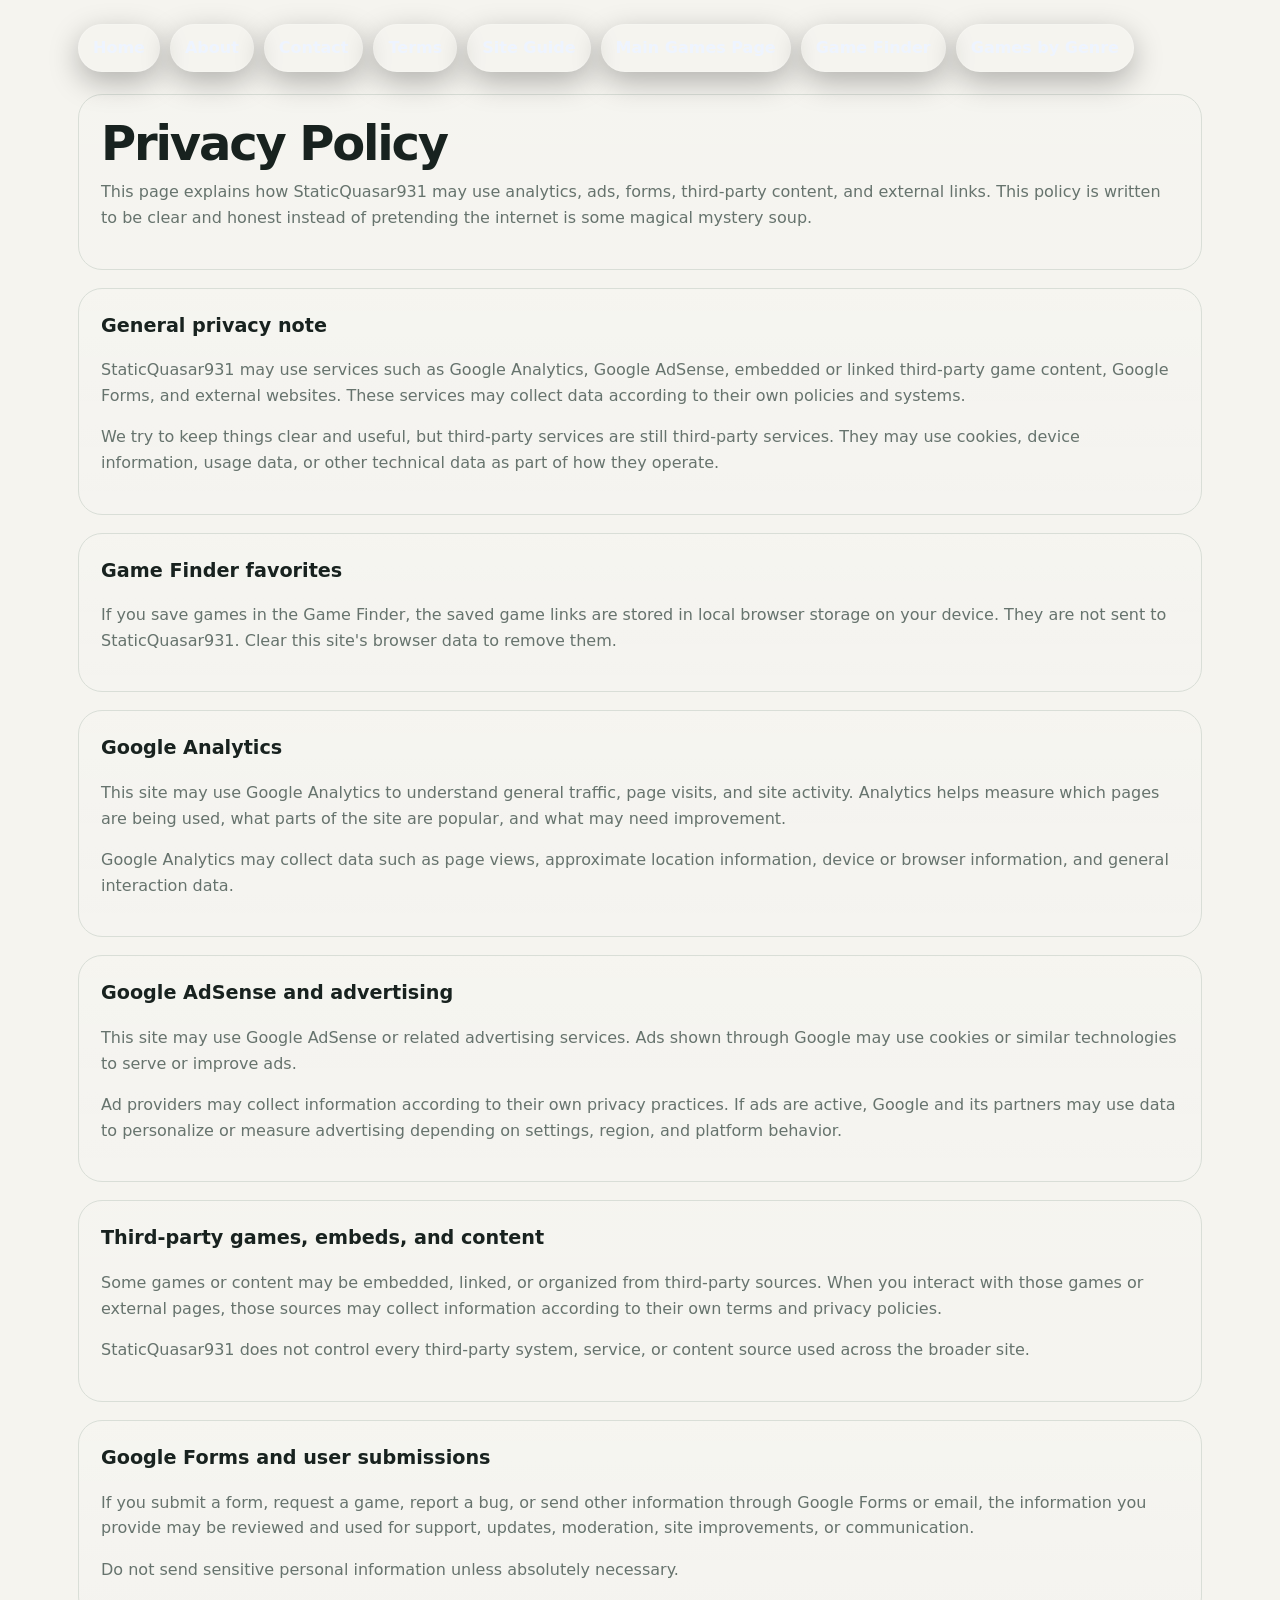
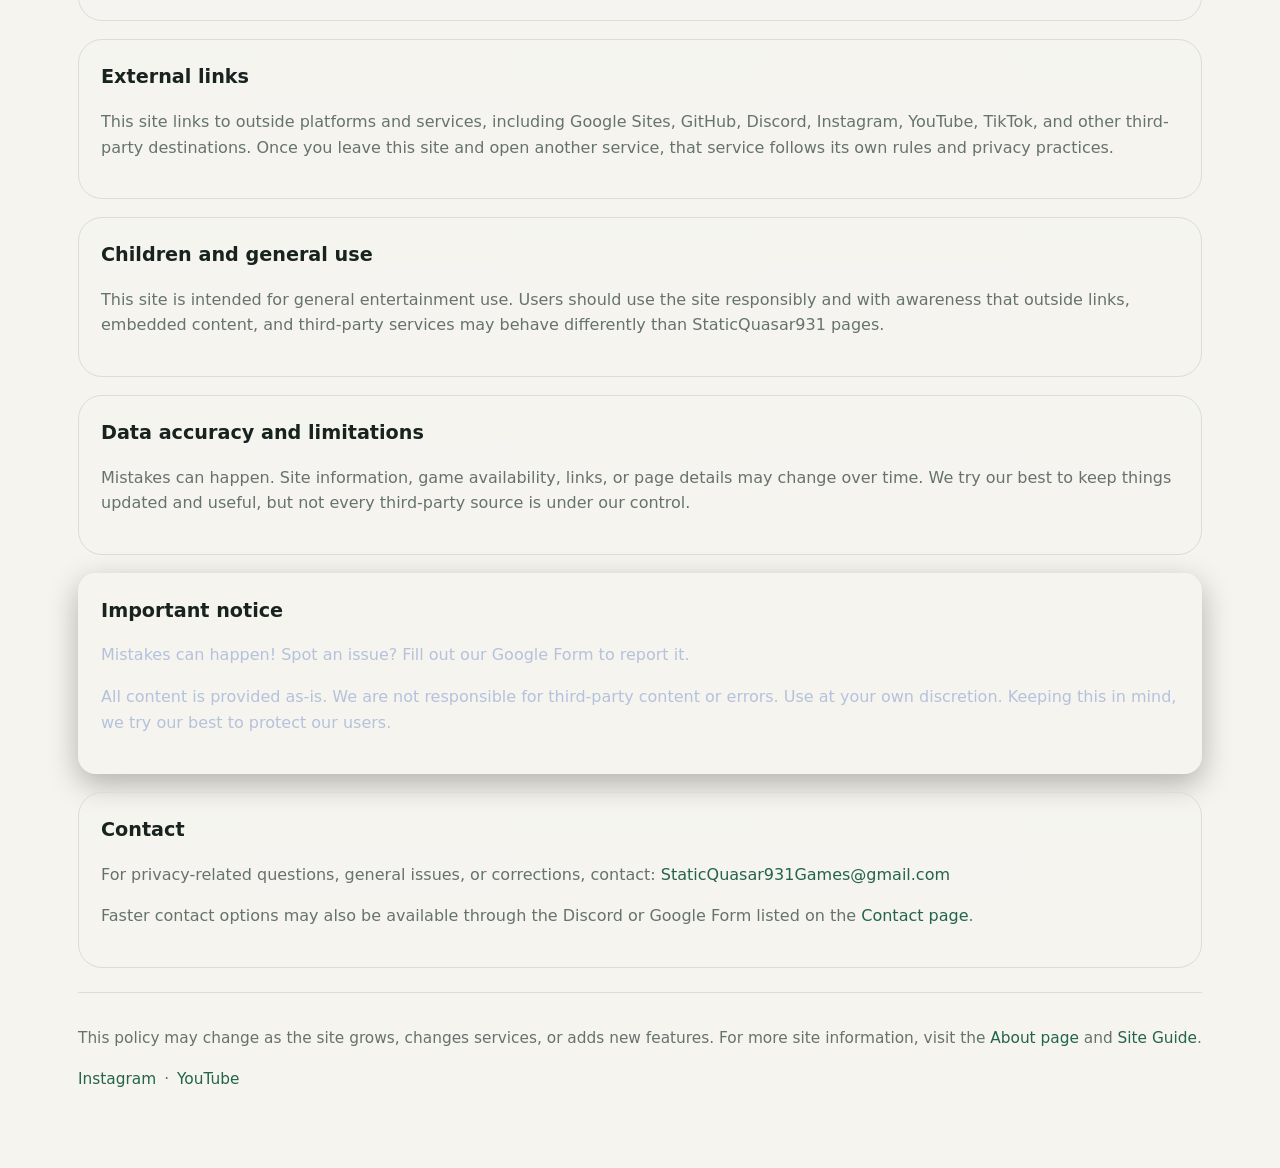
<file: privacy.html>
<!DOCTYPE html>
<html lang="en">
<head>
  <meta charset="UTF-8">
  <meta name="viewport" content="width=device-width, initial-scale=1.0">
  <title>Privacy Policy | StaticQuasar931</title>
  <meta name="description" content="Read the privacy policy for StaticQuasar931, including information about analytics, ads, third-party content, forms, external links, and general site use.">
  <meta name="robots" content="index, follow">
  <link rel="canonical" href="https://staticquasar931.github.io/privacy.html">

  <meta property="og:title" content="Privacy Policy | StaticQuasar931">
  <meta property="og:description" content="Privacy details for StaticQuasar931, including analytics, ads, forms, external links, and third-party content.">
  <meta property="og:type" content="website">
  <meta property="og:url" content="https://staticquasar931.github.io/privacy.html">
  <meta property="og:image" content="https://cdn.jsdelivr.net/gh/StaticQuasar931/Images@main/icon.png">

  <meta name="twitter:card" content="summary_large_image">
  <meta name="twitter:title" content="Privacy Policy | StaticQuasar931">
  <meta name="twitter:description" content="Read the privacy policy for StaticQuasar931.">
  <meta name="twitter:image" content="https://cdn.jsdelivr.net/gh/StaticQuasar931/Images@main/icon.png">

  <script type="application/ld+json">
  {
    "@context": "https://schema.org",
    "@type": "WebPage",
    "name": "Privacy Policy",
    "url": "https://staticquasar931.github.io/privacy.html",
    "description": "Privacy policy for StaticQuasar931."
  }
  </script>

  <style>
    :root {
      --bg: #0b1020;
      --text: #eef4ff;
      --muted: #b5c2dc;
      --accent: #66d1ff;
      --accent2: #8dffb3;
      --border: rgba(255,255,255,0.12);
      --shadow: 0 10px 30px rgba(0,0,0,0.28);
    }

    * {
      box-sizing: border-box;
    }

    body {
      margin: 0;
      font-family: Arial, Helvetica, sans-serif;
      background:
        radial-gradient(circle at top right, rgba(102,209,255,0.12), transparent 30%),
        radial-gradient(circle at top left, rgba(141,255,179,0.10), transparent 28%),
        linear-gradient(180deg, #0b1020 0%, #0e1427 100%);
      color: var(--text);
      line-height: 1.7;
    }

    a {
      color: var(--accent);
      text-decoration: none;
    }

    a:hover {
      text-decoration: underline;
    }

    .wrap {
      max-width: 1000px;
      margin: 0 auto;
      padding: 24px 18px 60px;
    }

    .topnav {
      display: flex;
      flex-wrap: wrap;
      gap: 10px;
      margin-bottom: 22px;
    }

    .topnav a {
      background: rgba(255,255,255,0.06);
      border: 1px solid var(--border);
      border-radius: 999px;
      padding: 10px 14px;
      color: var(--text);
      font-weight: 700;
      box-shadow: var(--shadow);
    }

    .hero,
    .section,
    .notice {
      background: linear-gradient(180deg, rgba(255,255,255,0.05), rgba(255,255,255,0.03));
      border: 1px solid var(--border);
      border-radius: 18px;
      box-shadow: var(--shadow);
    }

    .hero,
    .section,
    .notice {
      padding: 22px;
      margin-bottom: 18px;
    }

    .hero h1 {
      margin: 0 0 10px;
      font-size: clamp(2rem, 4vw, 3rem);
      line-height: 1.1;
    }

    .hero p,
    .section p,
    .notice p {
      color: var(--muted);
      margin-top: 0;
    }

    .section h2,
    .notice h2 {
      margin-top: 0;
      font-size: 1.2rem;
    }

    ul {
      padding-left: 20px;
    }

    footer {
      margin-top: 24px;
      padding-top: 18px;
      border-top: 1px solid var(--border);
      color: var(--muted);
      font-size: 0.96rem;
    }
  </style>
  <link rel="stylesheet" href="accessibility.css">
  <script async src="https://pagead2.googlesyndication.com/pagead/js/adsbygoogle.js?client=ca-pub-1415298662803026" crossorigin="anonymous"></script>
  <link rel="stylesheet" href="site-theme.css">
</head>
<body>
  <div class="wrap">
    <nav class="topnav" aria-label="Main navigation">
      <a href="https://staticquasar931.github.io/">Home</a>
      <a href="https://staticquasar931.github.io/about.html">About</a>
      <a href="https://staticquasar931.github.io/contact.html">Contact</a>
      <a href="https://staticquasar931.github.io/terms.html">Terms</a>
      <a href="https://staticquasar931.github.io/site-guide.html">Site Guide</a>
      <a href="https://sites.google.com/view/staticquasar931/gm3z">Main Games Page</a> <a href="game-finder.html">Game Finder</a>
      <a href="https://sites.google.com/view/staticquasar931/gm3z/genres">Games by Genre</a>
    </nav>

    <section class="hero">
      <h1>Privacy Policy</h1>
      <p>
        This page explains how StaticQuasar931 may use analytics, ads, forms, third-party content, and external links.
        This policy is written to be clear and honest instead of pretending the internet is some magical mystery soup.
      </p>
    </section>

    <section class="section">
      <h2>General privacy note</h2>
      <p>
        StaticQuasar931 may use services such as Google Analytics, Google AdSense, embedded or linked third-party game content, Google Forms, and external websites.
        These services may collect data according to their own policies and systems.
      </p>
      <p>
        We try to keep things clear and useful, but third-party services are still third-party services.
        They may use cookies, device information, usage data, or other technical data as part of how they operate.
      </p>
    </section>

    <section class="section">
      <h2>Game Finder favorites</h2>
      <p>If you save games in the Game Finder, the saved game links are stored in local browser storage on your device. They are not sent to StaticQuasar931. Clear this site's browser data to remove them.</p>
    </section>

    <section class="section">
      <h2>Google Analytics</h2>
      <p>
        This site may use Google Analytics to understand general traffic, page visits, and site activity.
        Analytics helps measure which pages are being used, what parts of the site are popular, and what may need improvement.
      </p>
      <p>
        Google Analytics may collect data such as page views, approximate location information, device or browser information, and general interaction data.
      </p>
    </section>

    <section class="section">
      <h2>Google AdSense and advertising</h2>
      <p>
        This site may use Google AdSense or related advertising services.
        Ads shown through Google may use cookies or similar technologies to serve or improve ads.
      </p>
      <p>
        Ad providers may collect information according to their own privacy practices.
        If ads are active, Google and its partners may use data to personalize or measure advertising depending on settings, region, and platform behavior.
      </p>
    </section>

    <section class="section">
      <h2>Third-party games, embeds, and content</h2>
      <p>
        Some games or content may be embedded, linked, or organized from third-party sources.
        When you interact with those games or external pages, those sources may collect information according to their own terms and privacy policies.
      </p>
      <p>
        StaticQuasar931 does not control every third-party system, service, or content source used across the broader site.
      </p>
    </section>

    <section class="section">
      <h2>Google Forms and user submissions</h2>
      <p>
        If you submit a form, request a game, report a bug, or send other information through Google Forms or email, the information you provide may be reviewed and used for support, updates, moderation, site improvements, or communication.
      </p>
      <p>
        Do not send sensitive personal information unless absolutely necessary.
      </p>
    </section>

    <section class="section">
      <h2>External links</h2>
      <p>
        This site links to outside platforms and services, including Google Sites, GitHub, Discord, Instagram, YouTube, TikTok, and other third-party destinations.
        Once you leave this site and open another service, that service follows its own rules and privacy practices.
      </p>
    </section>

    <section class="section">
      <h2>Children and general use</h2>
      <p>
        This site is intended for general entertainment use.
        Users should use the site responsibly and with awareness that outside links, embedded content, and third-party services may behave differently than StaticQuasar931 pages.
      </p>
    </section>

    <section class="section">
      <h2>Data accuracy and limitations</h2>
      <p>
        Mistakes can happen. Site information, game availability, links, or page details may change over time.
        We try our best to keep things updated and useful, but not every third-party source is under our control.
      </p>
    </section>

    <section class="notice">
      <h2>Important notice</h2>
      <p>
        Mistakes can happen! Spot an issue? Fill out our Google Form to report it.
      </p>
      <p>
        All content is provided as-is. We are not responsible for third-party content or errors. Use at your own discretion.
        Keeping this in mind, we try our best to protect our users.
      </p>
    </section>

    <section class="section">
      <h2>Contact</h2>
      <p>
        For privacy-related questions, general issues, or corrections, contact:
        <a href="mailto:StaticQuasar931Games@gmail.com">StaticQuasar931Games@gmail.com</a>
      </p>
      <p>
        Faster contact options may also be available through the Discord or Google Form listed on the
        <a href="https://staticquasar931.github.io/contact.html">Contact page</a>.
      </p>
    </section>

    <footer>
      <p>
        This policy may change as the site grows, changes services, or adds new features.
        For more site information, visit the <a href="https://staticquasar931.github.io/about.html">About page</a> and <a href="https://staticquasar931.github.io/site-guide.html">Site Guide</a>.
      </p>
    
    <div class="site-social-links"><a href="https://www.instagram.com/staticquasar931/">Instagram</a> · <a href="https://www.youtube.com/@StaticQuasar931">YouTube</a></div>
  </footer>
  </div>
</body>
</html>
</file>
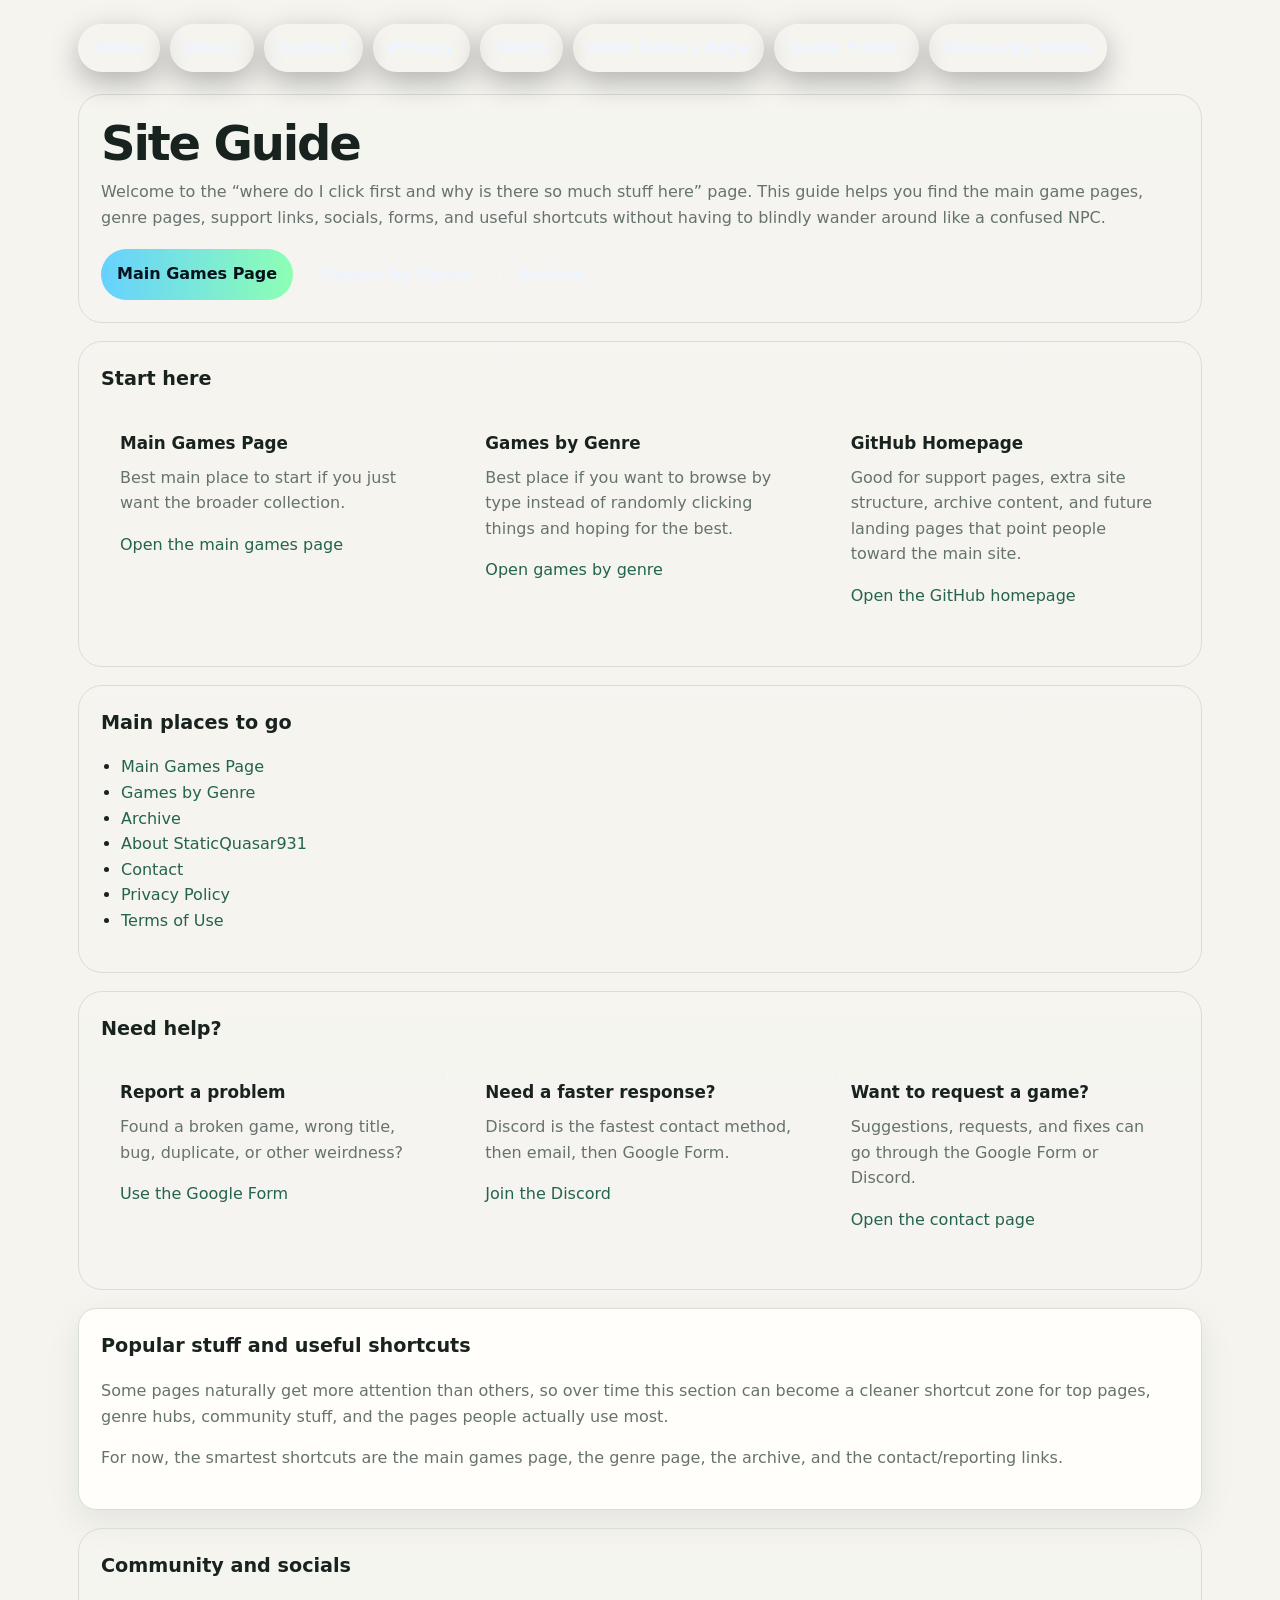
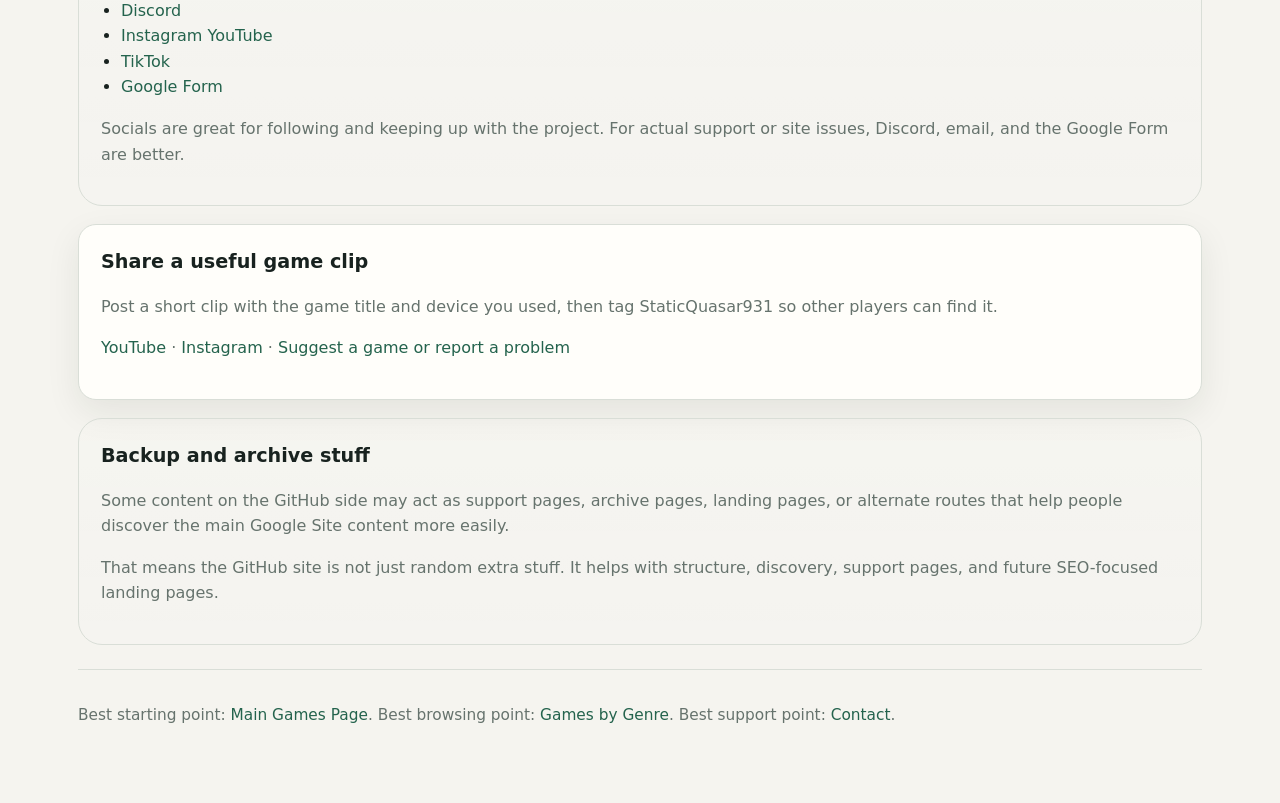
<file: site-guide.html>
<!DOCTYPE html>
<html lang="en">
<head>
  <meta charset="UTF-8">
  <meta name="viewport" content="width=device-width, initial-scale=1.0">
  <title>Site Guide | StaticQuasar931</title>
  <meta name="description" content="Use the StaticQuasar931 site guide to find the main games page, games by genre, community links, support links, reporting forms, and the best places to start.">
  <meta name="robots" content="index, follow">
  <link rel="canonical" href="https://staticquasar931.github.io/site-guide.html">

  <meta property="og:title" content="Site Guide | StaticQuasar931">
  <meta property="og:description" content="Find the best places to start on StaticQuasar931, including games, genres, community links, reporting tools, and more.">
  <meta property="og:type" content="website">
  <meta property="og:url" content="https://staticquasar931.github.io/site-guide.html">
  <meta property="og:image" content="https://cdn.jsdelivr.net/gh/StaticQuasar931/Images@main/icon.png">

  <meta name="twitter:card" content="summary_large_image">
  <meta name="twitter:title" content="Site Guide | StaticQuasar931">
  <meta name="twitter:description" content="Use the StaticQuasar931 site guide to find the best places to start, browse, and report issues.">
  <meta name="twitter:image" content="https://cdn.jsdelivr.net/gh/StaticQuasar931/Images@main/icon.png">

  <script type="application/ld+json">
  {
    "@context": "https://schema.org",
    "@type": "WebPage",
    "name": "Site Guide",
    "url": "https://staticquasar931.github.io/site-guide.html",
    "description": "Guide page for navigating StaticQuasar931."
  }
  </script>

  <style>
    :root {
      --bg: #0b1020;
      --text: #eef4ff;
      --muted: #b5c2dc;
      --accent: #66d1ff;
      --accent2: #8dffb3;
      --border: rgba(255,255,255,0.12);
      --shadow: 0 10px 30px rgba(0,0,0,0.28);
      --card: rgba(255,255,255,0.05);
    }

    * {
      box-sizing: border-box;
    }

    body {
      margin: 0;
      font-family: Arial, Helvetica, sans-serif;
      background:
        radial-gradient(circle at top right, rgba(102,209,255,0.12), transparent 30%),
        radial-gradient(circle at top left, rgba(141,255,179,0.10), transparent 28%),
        linear-gradient(180deg, #0b1020 0%, #0e1427 100%);
      color: var(--text);
      line-height: 1.7;
    }

    a {
      color: var(--accent);
      text-decoration: none;
    }

    a:hover {
      text-decoration: underline;
    }

    .wrap {
      max-width: 1100px;
      margin: 0 auto;
      padding: 24px 18px 60px;
    }

    .topnav {
      display: flex;
      flex-wrap: wrap;
      gap: 10px;
      margin-bottom: 22px;
    }

    .topnav a {
      background: rgba(255,255,255,0.06);
      border: 1px solid var(--border);
      border-radius: 999px;
      padding: 10px 14px;
      color: var(--text);
      font-weight: 700;
      box-shadow: var(--shadow);
    }

    .hero,
    .section,
    .highlight {
      background: linear-gradient(180deg, rgba(255,255,255,0.05), rgba(255,255,255,0.03));
      border: 1px solid var(--border);
      border-radius: 18px;
      box-shadow: var(--shadow);
      padding: 22px;
      margin-bottom: 18px;
    }

    .hero h1 {
      margin: 0 0 10px;
      font-size: clamp(2rem, 4vw, 3rem);
      line-height: 1.1;
    }

    .hero p,
    .section p,
    .highlight p {
      color: var(--muted);
      margin-top: 0;
    }

    .section h2,
    .highlight h2 {
      margin-top: 0;
      font-size: 1.2rem;
    }

    .grid {
      display: grid;
      gap: 18px;
      grid-template-columns: repeat(auto-fit, minmax(280px, 1fr));
    }

    .mini-card {
      background: var(--card);
      border: 1px solid var(--border);
      border-radius: 16px;
      padding: 18px;
    }

    .mini-card h3 {
      margin-top: 0;
      margin-bottom: 8px;
      font-size: 1.05rem;
    }

    .button-row {
      display: flex;
      flex-wrap: wrap;
      gap: 12px;
      margin-top: 18px;
    }

    .button {
      display: inline-block;
      background: linear-gradient(90deg, var(--accent), var(--accent2));
      color: #07111d;
      font-weight: 800;
      padding: 12px 16px;
      border-radius: 12px;
      text-decoration: none;
    }

    .button.secondary {
      background: rgba(255,255,255,0.08);
      color: var(--text);
      border: 1px solid var(--border);
    }

    ul {
      padding-left: 20px;
    }

    footer {
      margin-top: 24px;
      padding-top: 18px;
      border-top: 1px solid var(--border);
      color: var(--muted);
      font-size: 0.96rem;
    }
  </style>
  <link rel="stylesheet" href="accessibility.css">
  <script async src="https://pagead2.googlesyndication.com/pagead/js/adsbygoogle.js?client=ca-pub-1415298662803026" crossorigin="anonymous"></script>
  <link rel="stylesheet" href="site-theme.css">
</head>
<body>
  <div class="wrap">
    <nav class="topnav" aria-label="Main navigation">
      <a href="https://staticquasar931.github.io/">Home</a>
      <a href="https://staticquasar931.github.io/about.html">About</a>
      <a href="https://staticquasar931.github.io/contact.html">Contact</a>
      <a href="https://staticquasar931.github.io/privacy.html">Privacy</a>
      <a href="https://staticquasar931.github.io/terms.html">Terms</a>
      <a href="https://sites.google.com/view/staticquasar931/gm3z">Main Games Page</a> <a href="game-finder.html">Game Finder</a>
      <a href="https://sites.google.com/view/staticquasar931/gm3z/genres">Games by Genre</a>
    </nav>

    <section class="hero">
      <h1>Site Guide</h1>
      <p>
        Welcome to the “where do I click first and why is there so much stuff here” page.
        This guide helps you find the main game pages, genre pages, support links, socials, forms, and useful shortcuts without having to blindly wander around like a confused NPC.
      </p>
      <div class="button-row">
        <a class="button" href="https://sites.google.com/view/staticquasar931/gm3z">Main Games Page</a>
        <a class="button secondary" href="https://sites.google.com/view/staticquasar931/gm3z/genres">Games by Genre</a>
        <a class="button secondary" href="https://staticquasar931.github.io/archive.html">Archive</a>
      </div>
    </section>

    <section class="section">
      <h2>Start here</h2>
      <div class="grid">
        <div class="mini-card">
          <h3>Main Games Page</h3>
          <p>
            Best main place to start if you just want the broader collection.
          </p>
          <p><a href="https://sites.google.com/view/staticquasar931/gm3z">Open the main games page</a></p>
        </div>

        <div class="mini-card">
          <h3>Games by Genre</h3>
          <p>
            Best place if you want to browse by type instead of randomly clicking things and hoping for the best.
          </p>
          <p><a href="https://sites.google.com/view/staticquasar931/gm3z/genres">Open games by genre</a></p>
        </div>

        <div class="mini-card">
          <h3>GitHub Homepage</h3>
          <p>
            Good for support pages, extra site structure, archive content, and future landing pages that point people toward the main site.
          </p>
          <p><a href="https://staticquasar931.github.io/">Open the GitHub homepage</a></p>
        </div>
      </div>
    </section>

    <section class="section">
      <h2>Main places to go</h2>
      <ul>
        <li><a href="https://sites.google.com/view/staticquasar931/gm3z">Main Games Page</a></li>
        <li><a href="https://sites.google.com/view/staticquasar931/gm3z/genres">Games by Genre</a></li>
        <li><a href="https://staticquasar931.github.io/archive.html">Archive</a></li>
        <li><a href="https://staticquasar931.github.io/about.html">About StaticQuasar931</a></li>
        <li><a href="https://staticquasar931.github.io/contact.html">Contact</a></li>
        <li><a href="https://staticquasar931.github.io/privacy.html">Privacy Policy</a></li>
        <li><a href="https://staticquasar931.github.io/terms.html">Terms of Use</a></li>
      </ul>
    </section>

    <section class="section">
      <h2>Need help?</h2>
      <div class="grid">
        <div class="mini-card">
          <h3>Report a problem</h3>
          <p>
            Found a broken game, wrong title, bug, duplicate, or other weirdness?
          </p>
          <p><a href="https://sites.google.com/view/staticquasar931/google-form">Use the Google Form</a></p>
        </div>

        <div class="mini-card">
          <h3>Need a faster response?</h3>
          <p>
            Discord is the fastest contact method, then email, then Google Form.
          </p>
          <p><a href="https://discord.gg/DP2hM7RRhR">Join the Discord</a></p>
        </div>

        <div class="mini-card">
          <h3>Want to request a game?</h3>
          <p>
            Suggestions, requests, and fixes can go through the Google Form or Discord.
          </p>
          <p><a href="https://staticquasar931.github.io/contact.html">Open the contact page</a></p>
        </div>
      </div>
    </section>

    <section class="highlight">
      <h2>Popular stuff and useful shortcuts</h2>
      <p>
        Some pages naturally get more attention than others, so over time this section can become a cleaner shortcut zone for top pages, genre hubs, community stuff, and the pages people actually use most.
      </p>
      <p>
        For now, the smartest shortcuts are the main games page, the genre page, the archive, and the contact/reporting links.
      </p>
    </section>

    <section class="section">
      <h2>Community and socials</h2>
      <ul>
        <li><a href="https://discord.gg/DP2hM7RRhR">Discord</a></li>
        <li><a href="https://www.instagram.com/staticquasar931/">Instagram</a>
          <a href="https://www.youtube.com/@StaticQuasar931">YouTube</a></li>
        <li><a href="https://www.tiktok.com/@staticquasar931">TikTok</a></li>
        <li><a href="https://sites.google.com/view/staticquasar931/google-form">Google Form</a></li>
      </ul>
      <p>
        Socials are great for following and keeping up with the project.
        For actual support or site issues, Discord, email, and the Google Form are better.
      </p>
    </section>

    <section class="highlight">
      <h2>Share a useful game clip</h2>
      <p>Post a short clip with the game title and device you used, then tag StaticQuasar931 so other players can find it.</p>
      <p><a href="https://www.youtube.com/@StaticQuasar931">YouTube</a> · <a href="https://www.instagram.com/staticquasar931/">Instagram</a> · <a href="https://sites.google.com/view/staticquasar931/google-form">Suggest a game or report a problem</a></p>
    </section>

    <section class="section">
      <h2>Backup and archive stuff</h2>
      <p>
        Some content on the GitHub side may act as support pages, archive pages, landing pages, or alternate routes that help people discover the main Google Site content more easily.
      </p>
      <p>
        That means the GitHub site is not just random extra stuff. It helps with structure, discovery, support pages, and future SEO-focused landing pages.
      </p>
    </section>

    <footer>
      <p>
        Best starting point: <a href="https://sites.google.com/view/staticquasar931/gm3z">Main Games Page</a>.
        Best browsing point: <a href="https://sites.google.com/view/staticquasar931/gm3z/genres">Games by Genre</a>.
        Best support point: <a href="https://staticquasar931.github.io/contact.html">Contact</a>.
      </p>
    </footer>
  </div>
</body>
</html>
</file>
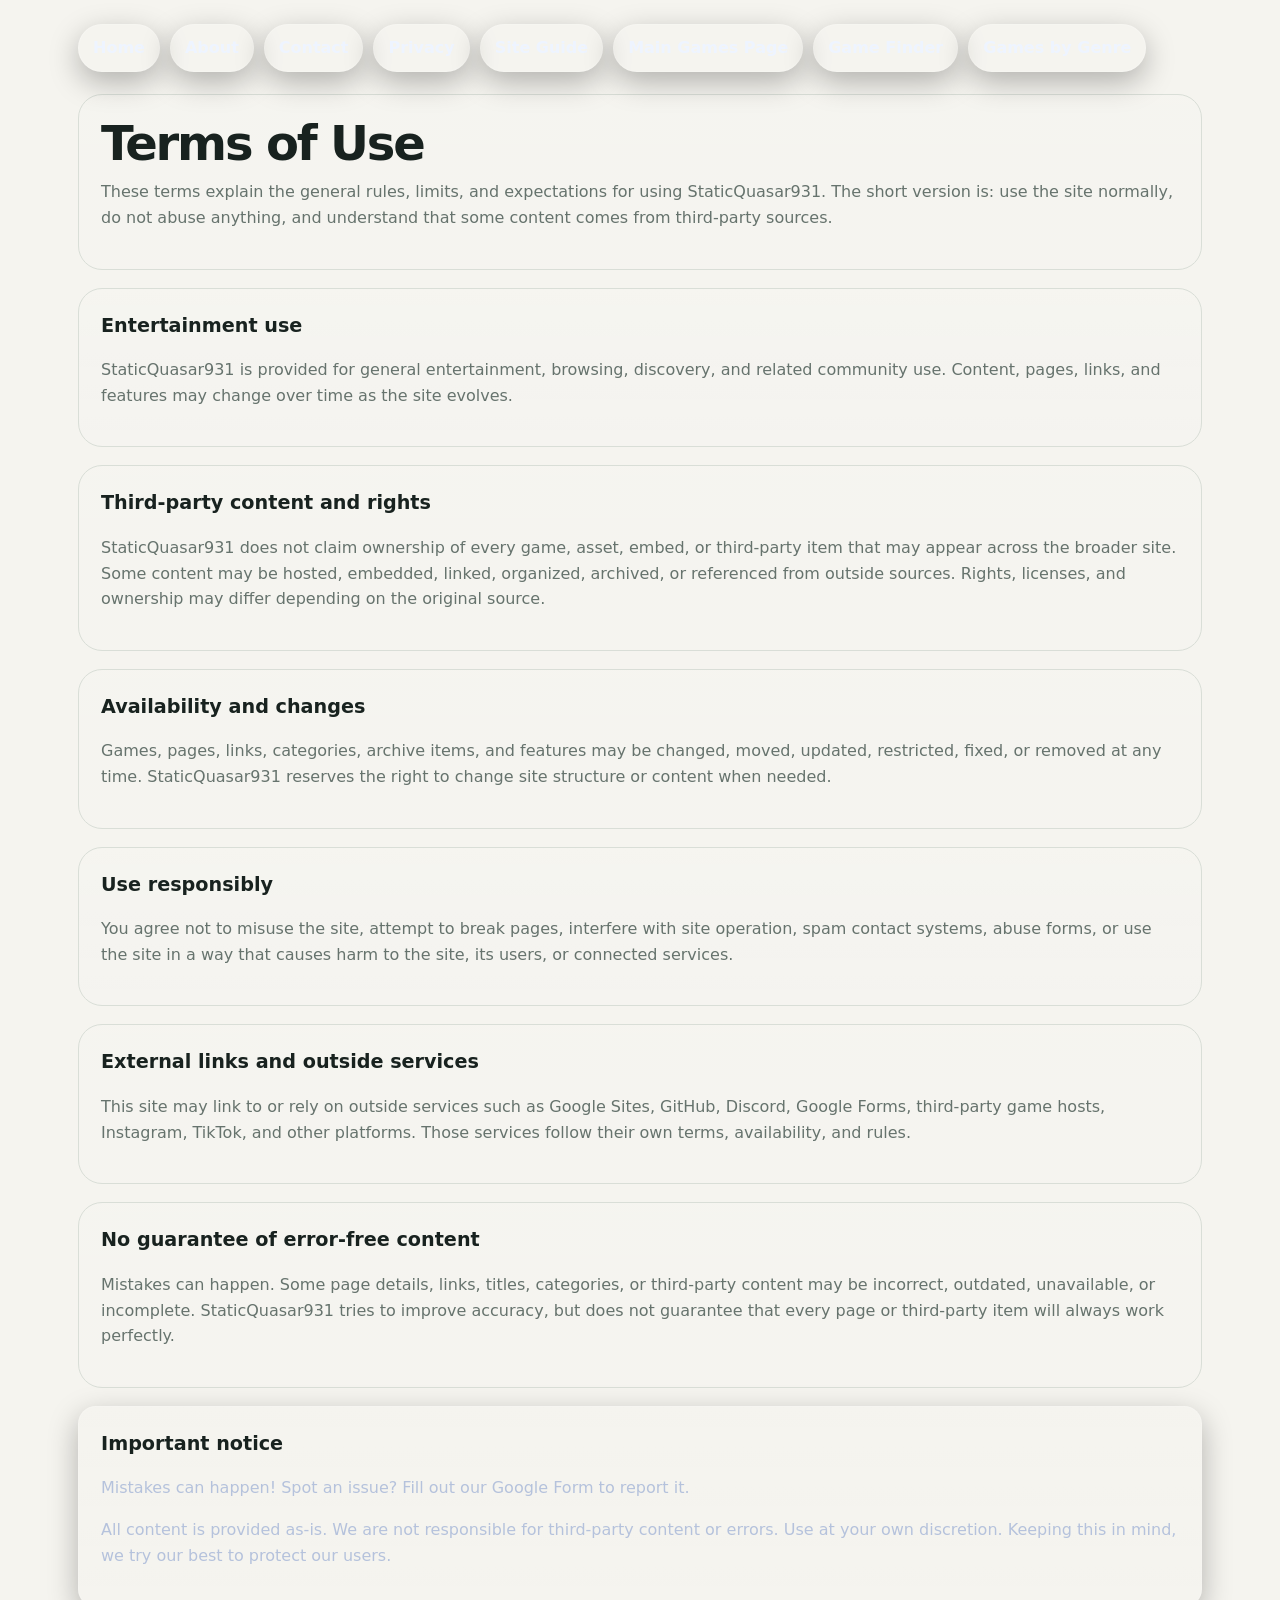
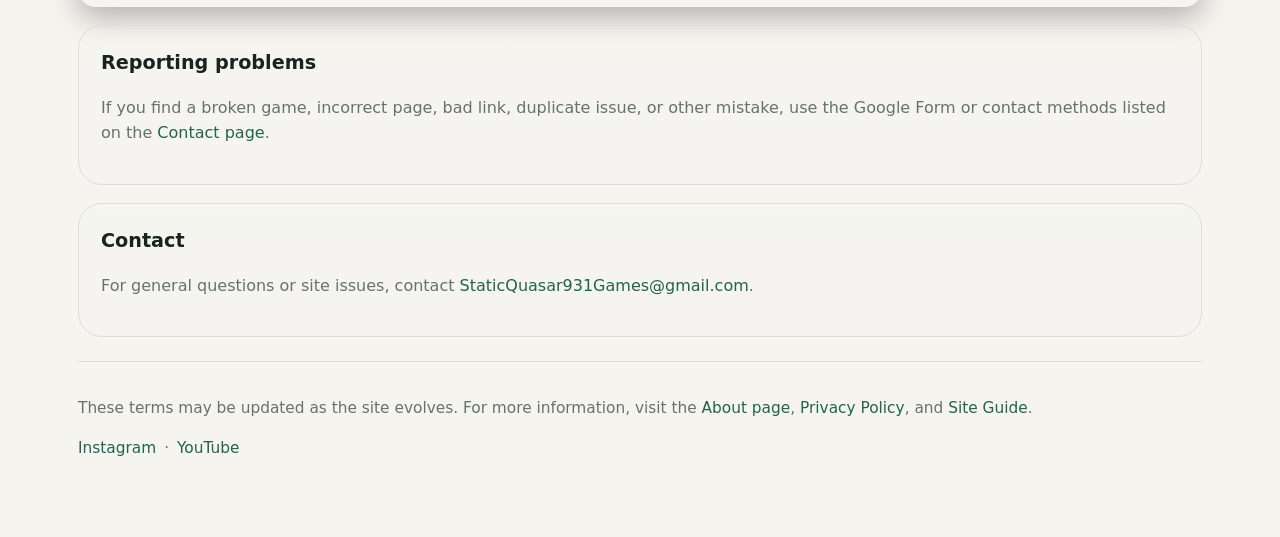
<file: terms.html>
<!DOCTYPE html>
<html lang="en">
<head>
  <meta charset="UTF-8">
  <meta name="viewport" content="width=device-width, initial-scale=1.0">
  <title>Terms of Use | StaticQuasar931</title>
  <meta name="description" content="Read the terms of use for StaticQuasar931, including entertainment use, third-party content, availability, reporting issues, and general site rules.">
  <meta name="robots" content="index, follow">
  <link rel="canonical" href="https://staticquasar931.github.io/terms.html">

  <meta property="og:title" content="Terms of Use | StaticQuasar931">
  <meta property="og:description" content="Terms of use for StaticQuasar931, including third-party content, site availability, and reporting issues.">
  <meta property="og:type" content="website">
  <meta property="og:url" content="https://staticquasar931.github.io/terms.html">
  <meta property="og:image" content="https://cdn.jsdelivr.net/gh/StaticQuasar931/Images@main/icon.png">

  <meta name="twitter:card" content="summary_large_image">
  <meta name="twitter:title" content="Terms of Use | StaticQuasar931">
  <meta name="twitter:description" content="Read the terms of use for StaticQuasar931.">
  <meta name="twitter:image" content="https://cdn.jsdelivr.net/gh/StaticQuasar931/Images@main/icon.png">

  <script type="application/ld+json">
  {
    "@context": "https://schema.org",
    "@type": "WebPage",
    "name": "Terms of Use",
    "url": "https://staticquasar931.github.io/terms.html",
    "description": "Terms of use for StaticQuasar931."
  }
  </script>

  <style>
    :root {
      --bg: #0b1020;
      --text: #eef4ff;
      --muted: #b5c2dc;
      --accent: #66d1ff;
      --accent2: #8dffb3;
      --border: rgba(255,255,255,0.12);
      --shadow: 0 10px 30px rgba(0,0,0,0.28);
    }

    * {
      box-sizing: border-box;
    }

    body {
      margin: 0;
      font-family: Arial, Helvetica, sans-serif;
      background:
        radial-gradient(circle at top right, rgba(102,209,255,0.12), transparent 30%),
        radial-gradient(circle at top left, rgba(141,255,179,0.10), transparent 28%),
        linear-gradient(180deg, #0b1020 0%, #0e1427 100%);
      color: var(--text);
      line-height: 1.7;
    }

    a {
      color: var(--accent);
      text-decoration: none;
    }

    a:hover {
      text-decoration: underline;
    }

    .wrap {
      max-width: 1000px;
      margin: 0 auto;
      padding: 24px 18px 60px;
    }

    .topnav {
      display: flex;
      flex-wrap: wrap;
      gap: 10px;
      margin-bottom: 22px;
    }

    .topnav a {
      background: rgba(255,255,255,0.06);
      border: 1px solid var(--border);
      border-radius: 999px;
      padding: 10px 14px;
      color: var(--text);
      font-weight: 700;
      box-shadow: var(--shadow);
    }

    .hero,
    .section,
    .notice {
      background: linear-gradient(180deg, rgba(255,255,255,0.05), rgba(255,255,255,0.03));
      border: 1px solid var(--border);
      border-radius: 18px;
      box-shadow: var(--shadow);
      padding: 22px;
      margin-bottom: 18px;
    }

    .hero h1 {
      margin: 0 0 10px;
      font-size: clamp(2rem, 4vw, 3rem);
      line-height: 1.1;
    }

    .hero p,
    .section p,
    .notice p {
      color: var(--muted);
      margin-top: 0;
    }

    .section h2,
    .notice h2 {
      margin-top: 0;
      font-size: 1.2rem;
    }

    ul {
      padding-left: 20px;
    }

    footer {
      margin-top: 24px;
      padding-top: 18px;
      border-top: 1px solid var(--border);
      color: var(--muted);
      font-size: 0.96rem;
    }
  </style>
  <link rel="stylesheet" href="accessibility.css">
  <script async src="https://pagead2.googlesyndication.com/pagead/js/adsbygoogle.js?client=ca-pub-1415298662803026" crossorigin="anonymous"></script>
  <link rel="stylesheet" href="site-theme.css">
</head>
<body>
  <div class="wrap">
    <nav class="topnav" aria-label="Main navigation">
      <a href="https://staticquasar931.github.io/">Home</a>
      <a href="https://staticquasar931.github.io/about.html">About</a>
      <a href="https://staticquasar931.github.io/contact.html">Contact</a>
      <a href="https://staticquasar931.github.io/privacy.html">Privacy</a>
      <a href="https://staticquasar931.github.io/site-guide.html">Site Guide</a>
      <a href="https://sites.google.com/view/staticquasar931/gm3z">Main Games Page</a> <a href="game-finder.html">Game Finder</a>
      <a href="https://sites.google.com/view/staticquasar931/gm3z/genres">Games by Genre</a>
    </nav>

    <section class="hero">
      <h1>Terms of Use</h1>
      <p>
        These terms explain the general rules, limits, and expectations for using StaticQuasar931.
        The short version is: use the site normally, do not abuse anything, and understand that some content comes from third-party sources.
      </p>
    </section>

    <section class="section">
      <h2>Entertainment use</h2>
      <p>
        StaticQuasar931 is provided for general entertainment, browsing, discovery, and related community use.
        Content, pages, links, and features may change over time as the site evolves.
      </p>
    </section>

    <section class="section">
      <h2>Third-party content and rights</h2>
      <p>
        StaticQuasar931 does not claim ownership of every game, asset, embed, or third-party item that may appear across the broader site.
        Some content may be hosted, embedded, linked, organized, archived, or referenced from outside sources.
        Rights, licenses, and ownership may differ depending on the original source.
      </p>
    </section>

    <section class="section">
      <h2>Availability and changes</h2>
      <p>
        Games, pages, links, categories, archive items, and features may be changed, moved, updated, restricted, fixed, or removed at any time.
        StaticQuasar931 reserves the right to change site structure or content when needed.
      </p>
    </section>

    <section class="section">
      <h2>Use responsibly</h2>
      <p>
        You agree not to misuse the site, attempt to break pages, interfere with site operation, spam contact systems, abuse forms, or use the site in a way that causes harm to the site, its users, or connected services.
      </p>
    </section>

    <section class="section">
      <h2>External links and outside services</h2>
      <p>
        This site may link to or rely on outside services such as Google Sites, GitHub, Discord, Google Forms, third-party game hosts, Instagram, TikTok, and other platforms.
        Those services follow their own terms, availability, and rules.
      </p>
    </section>

    <section class="section">
      <h2>No guarantee of error-free content</h2>
      <p>
        Mistakes can happen. Some page details, links, titles, categories, or third-party content may be incorrect, outdated, unavailable, or incomplete.
        StaticQuasar931 tries to improve accuracy, but does not guarantee that every page or third-party item will always work perfectly.
      </p>
    </section>

    <section class="notice">
      <h2>Important notice</h2>
      <p>
        Mistakes can happen! Spot an issue? Fill out our Google Form to report it.
      </p>
      <p>
        All content is provided as-is. We are not responsible for third-party content or errors. Use at your own discretion.
        Keeping this in mind, we try our best to protect our users.
      </p>
    </section>

    <section class="section">
      <h2>Reporting problems</h2>
      <p>
        If you find a broken game, incorrect page, bad link, duplicate issue, or other mistake, use the Google Form or contact methods listed on the
        <a href="https://staticquasar931.github.io/contact.html">Contact page</a>.
      </p>
    </section>

    <section class="section">
      <h2>Contact</h2>
      <p>
        For general questions or site issues, contact
        <a href="mailto:StaticQuasar931Games@gmail.com">StaticQuasar931Games@gmail.com</a>.
      </p>
    </section>

    <footer>
      <p>
        These terms may be updated as the site evolves.
        For more information, visit the <a href="https://staticquasar931.github.io/about.html">About page</a>, <a href="https://staticquasar931.github.io/privacy.html">Privacy Policy</a>, and <a href="https://staticquasar931.github.io/site-guide.html">Site Guide</a>.
      </p>
    
    <div class="site-social-links"><a href="https://www.instagram.com/staticquasar931/">Instagram</a> · <a href="https://www.youtube.com/@StaticQuasar931">YouTube</a></div>
  </footer>
  </div>
</body>
</html>
</file>
<file: accessibility.css>
/* Respect a visitor's reduced-motion preference across every page. */
@media (prefers-reduced-motion: reduce) {
  html:focus-within { scroll-behavior: auto !important; }
  *, *::before, *::after {
    animation-duration: 0.01ms !important;
    animation-iteration-count: 1 !important;
    scroll-behavior: auto !important;
    transition-duration: 0.01ms !important;
  }
}
.site-social-links { display:flex; flex-wrap:wrap; gap:.5rem; margin:1rem 0; }
</file>
<file: site-theme.css>
/* Shared visual system for the StaticQuasar931 pages */
:root { --sq-ink:#18221f; --sq-muted:#66736d; --sq-paper:#f5f4ef; --sq-card:#fffefa; --sq-line:#d9ded7; --sq-green:#24634d; --sq-green-dark:#194a3a; --sq-lime:#d6ed85; --sq-radius:18px; --sq-shadow:0 12px 34px rgba(24,34,31,.08); }
html { scroll-behavior:smooth; }
body { background:var(--sq-paper)!important; color:var(--sq-ink)!important; font-family:Inter,"Maven Pro",system-ui,-apple-system,"Segoe UI",sans-serif!important; line-height:1.6; }
body a { color:var(--sq-green); }
body a:hover { color:var(--sq-green-dark); }
:is(.site-shell,.wrap,.container,.page-wrap) { max-width:1160px!important; margin-inline:auto!important; }
:is(header,.topbar) { border-color:var(--sq-line)!important; }
:is(.topbar,header) { box-shadow:0 5px 20px rgba(24,34,31,.05)!important; }
:is(.hero,.section,.card,.creator-box,.highlight,.tool,.spot,.project-card,.info-card,.side-card,.panel) { border-color:var(--sq-line)!important; }
:is(.card,.creator-box,.highlight,.tool,.spot,.project-card,.info-card,.side-card,.panel) { background:var(--sq-card)!important; color:var(--sq-ink)!important; border-radius:var(--sq-radius)!important; box-shadow:var(--sq-shadow); }
:is(.hero,.section) { border-radius:24px!important; box-shadow:none!important; }
:is(.hero h1,.hero h2,.intro h1) { color:var(--sq-ink)!important; letter-spacing:-.045em; }
:is(.hero p,.section p,.card p,.creator-box p,.highlight p,.spot p,.project-card p,.info-card p,.side-card p) { color:var(--sq-muted)!important; }
:is(.button,.btn,.topnav a,.topbar a) { transition:transform .16s ease,background-color .16s ease,border-color .16s ease; }
:is(.button,.btn) { border-radius:999px!important; font-weight:750!important; }
:is(.button.primary,.btn.accent) { background:var(--sq-green)!important; border-color:var(--sq-green)!important; color:white!important; }
:is(.button.primary,.button.secondary,.button.outline,.btn):hover { transform:translateY(-1px); }
:is(.eyebrow,.section-tag,.tag,.badge) { letter-spacing:.08em; }
:is(.project-media img,.card img) { object-fit:cover; }
:is(footer,.footer) { border-color:var(--sq-line)!important; color:var(--sq-muted)!important; }
:focus-visible { outline:3px solid #366d55!important; outline-offset:3px!important; }
body:has(.wrap header) .wrap { padding-top:clamp(14px,3vw,28px)!important; }
.topnav a { border-radius:999px; }
@media(max-width:740px) { :is(.hero,.section,.tool) { border-radius:16px!important; } }
</file>
